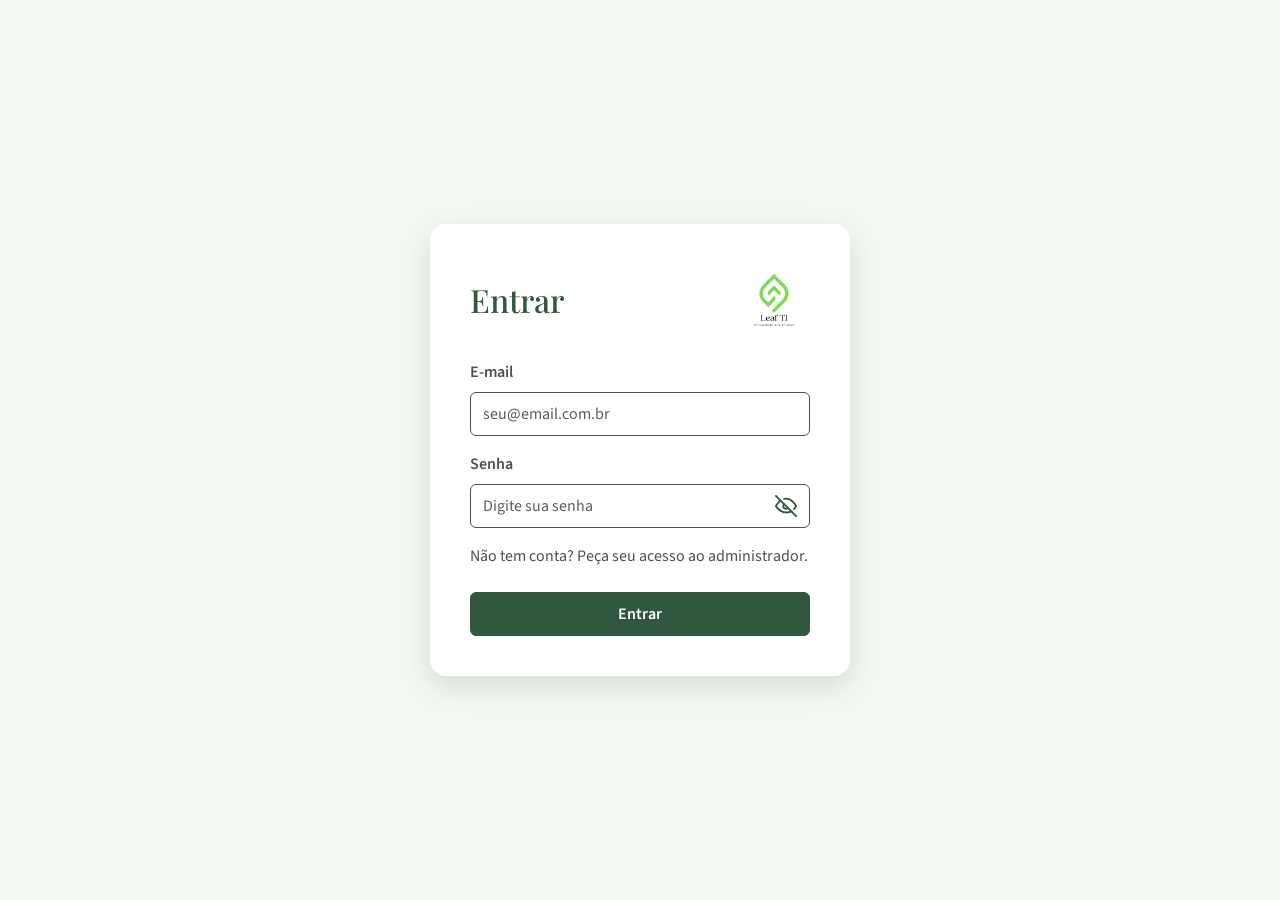
<file: frontend/app/avaliacao/index.html>
<!DOCTYPE html>
<!-- UC10 Avaliar e definir destinação dos equipamentos e UC11 Registrar destinação para doação.
     RF03, RF05, RF11, RF12, RF21; RN03, RN05, RN11, RN12, RN21. Perfis Administrador e Funcionário (menu `solicitacoes`). DP-40, DP-41, DP-42.
     UC10 passos 1-2: lista de solicitações (filtros) e detalhe com os itens e quantidades informados pela Empresa Doadora.
     UC10 passo 3: "Cadastrar unidade" registra a condição avaliada de cada unidade (equipamento vinculado ao item, DP-41).
     UC10 passos 4-7: "Definir destinação" (Venda, Doação ou Reciclagem) por equipamento; a situação da solicitação é recalculada pela API.
     UC11: ao escolher Doação, o sistema lista as ONGs ativas elegíveis e pede a data da doação. FE1 ONG ausente/inativa; FE2 sem condições de reuso.
     UC10 FA1: itens com destinos diferentes. FA2: recondicionamento (situação Recondicionado) pela tela de Equipamentos.
     UC10 FE1: sem condições de reuso só permite Reciclagem. FE2: avaliação incompleta mantém "Em avaliação" e mostra as pendências. -->
<html lang="pt-BR">
<head>
  <meta charset="UTF-8">
  <meta name="viewport" content="width=device-width, initial-scale=1.0">
  <title>LeafTi - Solicitações e avaliação</title>
  <link rel="shortcut icon" href="../../images/logosemfundo.png">
  <link href="https://cdn.jsdelivr.net/npm/bootstrap@5.3.3/dist/css/bootstrap.min.css" rel="stylesheet">
  <link rel="stylesheet" href="../../css/identidade.css">
  <link rel="stylesheet" href="../../css/app.css">
  <link rel="stylesheet" href="../../css/usuarios.css">
  <link rel="stylesheet" href="../../css/organizacoes.css">
  <link rel="stylesheet" href="../../css/equipamentos.css">
  <link rel="stylesheet" href="../../css/solicitacoes.css">
</head>
<body class="app">
  <a class="pular-conteudo" href="#conteudo-app">Pular para o conteúdo</a>
  <header id="app-cabecalho"></header>

  <main class="container py-4" id="conteudo-app" tabindex="-1" hidden>
    <div id="area-ava">
      <div id="mensagem" class="alert d-none" aria-live="polite"></div>

      <!-- Vista 1: lista de solicitações (UC10 passo 1) -->
      <section id="vista-lista" aria-labelledby="titulo-lista-ava">
        <div class="d-flex flex-wrap justify-content-between align-items-center gap-2 mb-3">
          <h1 class="h2 m-0 vista-titulo" id="titulo-lista-ava">Solicitações e avaliação</h1>
          <a class="btn btn-outline-leaf fw-semibold" href="../doacoes/index.html">Ver doações registradas</a>
        </div>
        <p class="dica-campo">Solicitações enviadas pelas Empresas Doadoras. Abra uma solicitação para avaliar a condição de cada unidade e definir a destinação: venda, doação ou reciclagem. O registro não inclui coleta ou transporte.</p>

        <section class="cartao-app mb-3" aria-labelledby="titulo-filtros">
          <h2 class="h5" id="titulo-filtros">Filtrar solicitações</h2>
          <form id="form-filtros" class="row g-3 align-items-end" novalidate>
            <div class="col-12 col-md-6 col-xl-3">
              <label class="form-label" for="filtro-situacao">Situação</label>
              <select class="form-select" id="filtro-situacao"><option value="">Todas as situações</option></select>
            </div>
            <div class="col-12 col-md-6 col-xl-3">
              <label class="form-label" for="filtro-org">Empresa Doadora</label>
              <select class="form-select" id="filtro-org"><option value="">Todas as empresas</option></select>
            </div>
            <div class="col-12 col-md-6 col-xl-3">
              <label class="form-label" for="filtro-de">Enviadas a partir de</label>
              <input type="date" class="form-control" id="filtro-de" aria-describedby="filtro-de-erro">
              <div id="filtro-de-erro" class="invalid-feedback"></div>
            </div>
            <div class="col-12 col-md-6 col-xl-3">
              <label class="form-label" for="filtro-ate">Enviadas até</label>
              <input type="date" class="form-control" id="filtro-ate" aria-describedby="filtro-ate-erro">
              <div id="filtro-ate-erro" class="invalid-feedback"></div>
            </div>
            <div class="col-12 col-xl-4 d-flex gap-2">
              <button type="submit" class="btn btn-success fw-semibold flex-fill">Filtrar</button>
              <button type="button" class="btn btn-outline-leaf fw-semibold flex-fill" id="btn-limpar">Limpar</button>
            </div>
          </form>
        </section>

        <section class="cartao-app" aria-labelledby="titulo-tabela">
          <h2 class="h5" id="titulo-tabela">Lista de solicitações</h2>
          <p id="estado-lista" class="mb-2" role="status">Carregando...</p>
          <div id="vazio-lista" class="estado-vazio" hidden></div>
          <div class="table-responsive">
            <table class="table table-hover tabela-usuarios tabela-equip mb-3" id="tabela" hidden>
              <caption class="visually-hidden">Solicitações de avaliação</caption>
              <thead><tr><th scope="col">Solicitação</th><th scope="col">Empresa Doadora</th><th scope="col">Data</th><th scope="col">Situação</th><th scope="col">Avaliação</th><th scope="col">Ações</th></tr></thead>
              <tbody id="corpo-tabela"></tbody>
            </table>
          </div>
          <nav class="d-flex flex-wrap align-items-center gap-2" aria-label="Paginação da lista" id="paginacao" hidden>
            <button type="button" class="btn btn-outline-leaf fw-semibold" id="btn-anterior">Anterior</button>
            <span id="texto-pagina" aria-live="polite"></span>
            <button type="button" class="btn btn-outline-leaf fw-semibold" id="btn-proxima">Próxima</button>
          </nav>
        </section>
      </section>

      <!-- Vista 2: detalhe e avaliação (UC10 passos 2-7) -->
      <section id="vista-detalhe" aria-labelledby="titulo-detalhe" hidden>
        <div class="d-flex flex-wrap justify-content-between align-items-center gap-2 mb-3">
          <h1 class="h2 m-0 vista-titulo" id="titulo-detalhe">Solicitação</h1>
          <button type="button" class="btn btn-outline-leaf fw-semibold" id="btn-voltar">Voltar para a lista</button>
        </div>
        <div class="cartao-app mb-3" id="cab-detalhe"></div>
        <div id="aviso-detalhe" class="mb-3" aria-live="polite"></div>
        <section class="cartao-app" aria-labelledby="titulo-itens">
          <h2 class="h5" id="titulo-itens">Itens informados pela Empresa Doadora</h2>
          <p class="dica-campo">Cadastre uma unidade para cada equipamento do item e registre a condição avaliada. Depois defina a destinação de cada equipamento. Itens de uma mesma solicitação podem ter destinos diferentes. Para alterar condição, valor ou marcar como Recondicionado, use a tela <a href="../equipamentos/index.html">Equipamentos</a>.</p>
          <div id="itens-detalhe"></div>
        </section>
      </section>
    </div>
  </main>

  <!-- Cadastrar unidade avaliada (UC10 passo 3; DP-41) -->
  <div class="modal fade" id="modal-unidade" tabindex="-1" aria-labelledby="modal-unidade-titulo" aria-hidden="true">
    <div class="modal-dialog modal-dialog-centered modal-dialog-scrollable modal-lg">
      <div class="modal-content">
        <form id="form-unidade" novalidate>
          <div class="modal-header">
            <h2 class="modal-title h4" id="modal-unidade-titulo">Cadastrar unidade avaliada</h2>
            <button type="button" class="btn-close" data-bs-dismiss="modal" aria-label="Fechar"></button>
          </div>
          <div class="modal-body">
            <div id="msg-unidade" class="alert d-none"></div>
            <p id="unidade-resumo" class="fw-semibold mb-1"></p>
            <p class="dica-campo mb-3">* campo obrigatório. O modelo vem do item da solicitação.</p>
            <div class="row g-3">
              <div class="col-12 col-md-6">
                <label class="form-label" for="u-identificacao">Identificação <span aria-hidden="true">*</span></label>
                <input type="text" class="form-control" id="u-identificacao" maxlength="50" autocomplete="off" aria-describedby="u-identificacao-dica u-identificacao-erro" required>
                <div id="u-identificacao-erro" class="invalid-feedback"></div>
                <div id="u-identificacao-dica" class="dica-campo">Patrimônio ou número de série; não pode repetir o de outro equipamento.</div>
              </div>
              <div class="col-12 col-md-6">
                <label class="form-label" for="u-categoria">Categoria <span aria-hidden="true">*</span></label>
                <select class="form-select" id="u-categoria" aria-describedby="u-categoria-erro" required></select>
                <div id="u-categoria-erro" class="invalid-feedback"></div>
              </div>
              <div class="col-12 col-md-6">
                <label class="form-label" for="u-condicao">Condição avaliada <span aria-hidden="true">*</span></label>
                <select class="form-select" id="u-condicao" aria-describedby="u-condicao-dica u-condicao-erro" required></select>
                <div id="u-condicao-erro" class="invalid-feedback"></div>
                <div id="u-condicao-dica" class="dica-campo">"A avaliar" deixa a unidade pendente de avaliação.</div>
              </div>
              <div class="col-12 col-md-6">
                <label class="form-label" for="u-situacao">Situação inicial</label>
                <select class="form-select" id="u-situacao" aria-describedby="u-situacao-erro"></select>
                <div id="u-situacao-erro" class="invalid-feedback"></div>
              </div>
              <div class="col-12 col-md-6">
                <label class="form-label" for="u-data">Data de recebimento <span aria-hidden="true">*</span></label>
                <input type="date" class="form-control" id="u-data" aria-describedby="u-data-erro" required>
                <div id="u-data-erro" class="invalid-feedback"></div>
              </div>
              <div class="col-12 col-md-6">
                <label class="form-label" for="u-valor">Valor (R$)</label>
                <input type="text" class="form-control" id="u-valor" inputmode="decimal" autocomplete="off" aria-describedby="u-valor-dica u-valor-erro">
                <div id="u-valor-erro" class="invalid-feedback"></div>
                <div id="u-valor-dica" class="dica-campo">Opcional agora; para venda precisa ser maior que zero.</div>
              </div>
              <div class="col-12">
                <label class="form-label" for="u-origem">Origem</label>
                <input type="text" class="form-control" id="u-origem" maxlength="100" autocomplete="off" aria-describedby="u-origem-dica u-origem-erro">
                <div id="u-origem-erro" class="invalid-feedback"></div>
                <div id="u-origem-dica" class="dica-campo">Se ficar em branco, usa "Solicitação" e o número desta solicitação.</div>
              </div>
            </div>
          </div>
          <div class="modal-footer">
            <button type="button" class="btn btn-outline-leaf fw-semibold" data-bs-dismiss="modal">Cancelar</button>
            <button type="submit" class="btn btn-success fw-semibold" id="btn-salvar-unidade">Cadastrar unidade</button>
          </div>
        </form>
      </div>
    </div>
  </div>

  <!-- Definir destinação (UC10 passos 4-7; UC11 quando Doação) -->
  <div class="modal fade" id="modal-dest" tabindex="-1" aria-labelledby="modal-dest-titulo" aria-hidden="true">
    <div class="modal-dialog modal-dialog-centered modal-dialog-scrollable">
      <div class="modal-content">
        <form id="form-dest" novalidate>
          <div class="modal-header">
            <h2 class="modal-title h4" id="modal-dest-titulo">Definir destinação</h2>
            <button type="button" class="btn-close" data-bs-dismiss="modal" aria-label="Fechar"></button>
          </div>
          <div class="modal-body">
            <div id="msg-dest" class="alert d-none"></div>
            <p id="dest-resumo" class="mb-2"></p>
            <fieldset class="mb-3" aria-describedby="dest-erro">
              <legend class="form-label fs-6">Destinação <span aria-hidden="true">*</span></legend>
              <div id="dest-opcoes"></div>
              <div id="dest-erro" class="invalid-feedback d-block" role="alert"></div>
            </fieldset>
            <div id="bloco-doacao" class="bloco-doacao" hidden>
              <p class="fw-semibold mb-2">Dados da doação (UC11)</p>
              <div class="mb-3">
                <label class="form-label" for="d-ong">ONG beneficiária <span aria-hidden="true">*</span></label>
                <select class="form-select" id="d-ong" aria-describedby="d-ong-dica d-ong-erro"></select>
                <div id="d-ong-erro" class="invalid-feedback"></div>
                <div id="d-ong-dica" class="dica-campo">Somente ONGs ativas do tipo Cliente ONG.</div>
              </div>
              <div>
                <label class="form-label" for="d-data">Data da doação <span aria-hidden="true">*</span></label>
                <input type="date" class="form-control" id="d-data" aria-describedby="d-data-dica d-data-erro">
                <div id="d-data-erro" class="invalid-feedback"></div>
                <div id="d-data-dica" class="dica-campo">Não pode ser futura nem anterior à data de recebimento do equipamento.</div>
              </div>
            </div>
          </div>
          <div class="modal-footer">
            <button type="button" class="btn btn-outline-leaf fw-semibold" data-bs-dismiss="modal">Cancelar</button>
            <button type="submit" class="btn btn-success fw-semibold" id="btn-salvar-dest">Registrar destinação</button>
          </div>
        </form>
      </div>
    </div>
  </div>

  <footer>
    <div class="container">LEAF TI &middot; Informação Sustentável</div>
  </footer>

  <script src="https://cdn.jsdelivr.net/npm/bootstrap@5.3.3/dist/js/bootstrap.bundle.min.js"></script>
  <script src="../../js/api.js"></script>
  <script src="../../js/layout.js"></script>
  <script src="../../js/usuarios-comum.js"></script>
  <script src="../../js/equipamentos-comum.js"></script>
  <script src="../../js/solicitacoes-comum.js"></script>
  <script src="../../js/avaliacao.js"></script>
</body>
</html>
</file>
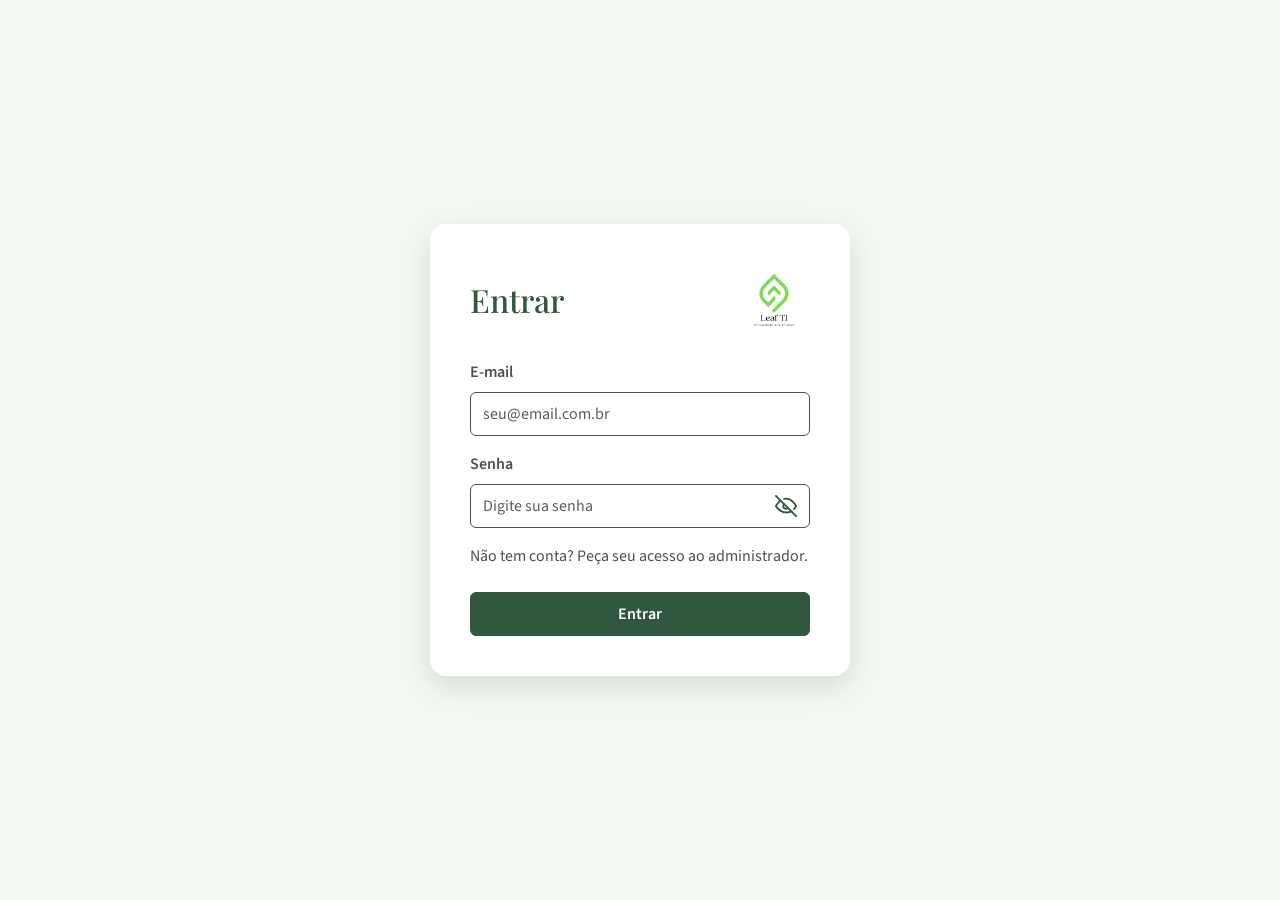
<file: frontend/app/categorias/index.html>
<!DOCTYPE html>
<!-- UC05 Manter categorias de equipamentos; RF07, RF08; RN07, RN08; RNF04, RNF05. Somente Administrador (menu `categorias`).
     Fluxo principal: Nova categoria -> nome -> salvar (nasce ativa e fica disponível ao cadastro de equipamentos).
     Passo 6: as seis categorias base aparecem com o selo "Protegida", sem ações de renomear/desativar.
     FA1 consultar/renomear (vínculos com equipamentos preservados). FA2 desativar/reativar com confirmação (sem exclusão, RN07).
     FE1 nome ausente; FE2 falha ao salvar (mensagem na tela); FE3 nome inválido/duplicado (NOME_CATEGORIA_DUPLICADO);
     FE4 categoria protegida (CATEGORIA_PROTEGIDA). -->
<html lang="pt-BR">
<head>
  <meta charset="UTF-8">
  <meta name="viewport" content="width=device-width, initial-scale=1.0">
  <title>LeafTi - Categorias</title>
  <link rel="shortcut icon" href="../../images/logosemfundo.png">
  <link href="https://cdn.jsdelivr.net/npm/bootstrap@5.3.3/dist/css/bootstrap.min.css" rel="stylesheet">
  <link rel="stylesheet" href="../../css/identidade.css">
  <link rel="stylesheet" href="../../css/app.css">
  <link rel="stylesheet" href="../../css/usuarios.css">
  <link rel="stylesheet" href="../../css/organizacoes.css">
  <link rel="stylesheet" href="../../css/equipamentos.css">
</head>
<body class="app">
  <a class="pular-conteudo" href="#conteudo-app">Pular para o conteúdo</a>
  <header id="app-cabecalho"></header>

  <main class="container py-4" id="conteudo-app" tabindex="-1" hidden>
    <div id="area-cat">
      <div class="d-flex flex-wrap justify-content-between align-items-center gap-2 mb-3">
        <h1 class="h2 m-0">Categorias de equipamentos</h1>
        <button type="button" class="btn btn-success fw-semibold" id="btn-novo">+ Nova categoria</button>
      </div>
      <p class="dica-campo">As seis categorias base (computadores, notebooks, monitores, periféricos, placas de vídeo e placas-mãe) não podem ser renomeadas nem desativadas. Categorias não são excluídas: apenas desativadas, e os equipamentos vinculados são preservados.</p>

      <div id="mensagem" class="alert d-none" aria-live="polite"></div>

      <section class="cartao-app mb-3" aria-labelledby="titulo-filtros">
        <h2 class="h5" id="titulo-filtros">Filtrar categorias</h2>
        <form id="form-filtros" class="row g-3 align-items-end" novalidate>
          <div class="col-12 col-md-6 col-xl-5">
            <label class="form-label" for="filtro-q">Nome da categoria</label>
            <input type="search" class="form-control" id="filtro-q" maxlength="80" placeholder="Digite parte do nome">
          </div>
          <div class="col-12 col-md-6 col-xl-3">
            <label class="form-label" for="filtro-ativa">Situação</label>
            <select class="form-select" id="filtro-ativa">
              <option value="">Todas</option>
              <option value="true">Ativas</option>
              <option value="false">Inativas</option>
            </select>
          </div>
          <div class="col-12 col-xl-4 d-flex gap-2">
            <button type="submit" class="btn btn-success fw-semibold flex-fill">Filtrar</button>
            <button type="button" class="btn btn-outline-leaf fw-semibold flex-fill" id="btn-limpar">Limpar</button>
          </div>
        </form>
      </section>

      <section class="cartao-app" aria-labelledby="titulo-lista">
        <h2 class="h5" id="titulo-lista">Lista de categorias</h2>
        <p id="estado-lista" class="mb-2" role="status">Carregando...</p>
        <div class="table-responsive">
        <table role="table" class="table table-hover tabela-usuarios tabela-equip mb-3" id="tabela" hidden>
          <caption class="visually-hidden">Categorias de equipamentos</caption>
          <thead role="rowgroup">
            <tr role="row"><th role="columnheader" scope="col">Categoria</th><th role="columnheader" scope="col">Situação</th><th role="columnheader" scope="col">Equipamentos</th><th role="columnheader" scope="col">Ações</th></tr>
          </thead>
          <tbody role="rowgroup" id="corpo-tabela"></tbody>
        </table>
        </div>
        <nav class="d-flex flex-wrap align-items-center gap-2" aria-label="Paginação da lista" id="paginacao" hidden>
          <button type="button" class="btn btn-outline-leaf fw-semibold" id="btn-anterior">Anterior</button>
          <span id="texto-pagina" aria-live="polite"></span>
          <button type="button" class="btn btn-outline-leaf fw-semibold" id="btn-proxima">Próxima</button>
        </nav>
      </section>
    </div>
  </main>

  <!-- Formulário: nova categoria (fluxo principal) ou renomear (FA1) -->
  <div class="modal fade" id="modal-form" tabindex="-1" aria-labelledby="modal-form-titulo" aria-hidden="true">
    <div class="modal-dialog modal-dialog-centered">
      <div class="modal-content">
        <form id="form-cat" novalidate>
          <div class="modal-header">
            <h2 class="modal-title h4" id="modal-form-titulo">Nova categoria</h2>
            <button type="button" class="btn-close" data-bs-dismiss="modal" aria-label="Fechar"></button>
          </div>
          <div class="modal-body">
            <div id="msg-form" class="alert d-none"></div>
            <p class="dica-campo mb-2">* campo obrigatório</p>
            <label class="form-label" for="f-nome">Nome da categoria <span aria-hidden="true">*</span></label>
            <input type="text" class="form-control" id="f-nome" maxlength="80" autocomplete="off" aria-describedby="f-nome-dica f-nome-erro" required>
            <div id="f-nome-dica" class="dica-campo">De 1 a 80 caracteres. Não pode repetir o nome de outra categoria (maiúsculas e minúsculas não diferenciam).</div>
            <div id="f-nome-erro" class="invalid-feedback"></div>
          </div>
          <div class="modal-footer">
            <button type="button" class="btn btn-outline-leaf fw-semibold" data-bs-dismiss="modal">Cancelar</button>
            <button type="submit" class="btn btn-success fw-semibold" id="btn-salvar">Salvar</button>
          </div>
        </form>
      </div>
    </div>
  </div>

  <!-- Confirmação de desativar/reativar (FA2); foco inicial no Cancelar (ação segura) -->
  <div class="modal fade" id="modal-situacao" tabindex="-1" aria-labelledby="modal-situacao-titulo" aria-describedby="modal-situacao-texto" aria-hidden="true">
    <div class="modal-dialog modal-dialog-centered">
      <div class="modal-content">
        <div class="modal-header">
          <h2 class="modal-title h4" id="modal-situacao-titulo">Desativar categoria</h2>
          <button type="button" class="btn-close" data-bs-dismiss="modal" aria-label="Fechar"></button>
        </div>
        <div class="modal-body">
          <div id="msg-situacao" class="alert d-none"></div>
          <p id="modal-situacao-texto" class="mb-0"></p>
        </div>
        <div class="modal-footer">
          <button type="button" class="btn btn-outline-leaf fw-semibold" data-bs-dismiss="modal" id="btn-nao-situacao">Cancelar</button>
          <button type="button" class="btn btn-success fw-semibold" id="btn-confirmar-situacao">Sim, desativar</button>
        </div>
      </div>
    </div>
  </div>

  <footer>
    <div class="container">LEAF TI &middot; Informação Sustentável</div>
  </footer>

  <script src="https://cdn.jsdelivr.net/npm/bootstrap@5.3.3/dist/js/bootstrap.bundle.min.js"></script>
  <script src="../../js/api.js"></script>
  <script src="../../js/layout.js"></script>
  <script src="../../js/usuarios-comum.js"></script>
  <script src="../../js/equipamentos-comum.js"></script>
  <script src="../../js/categorias.js"></script>
</body>
</html>
</file>
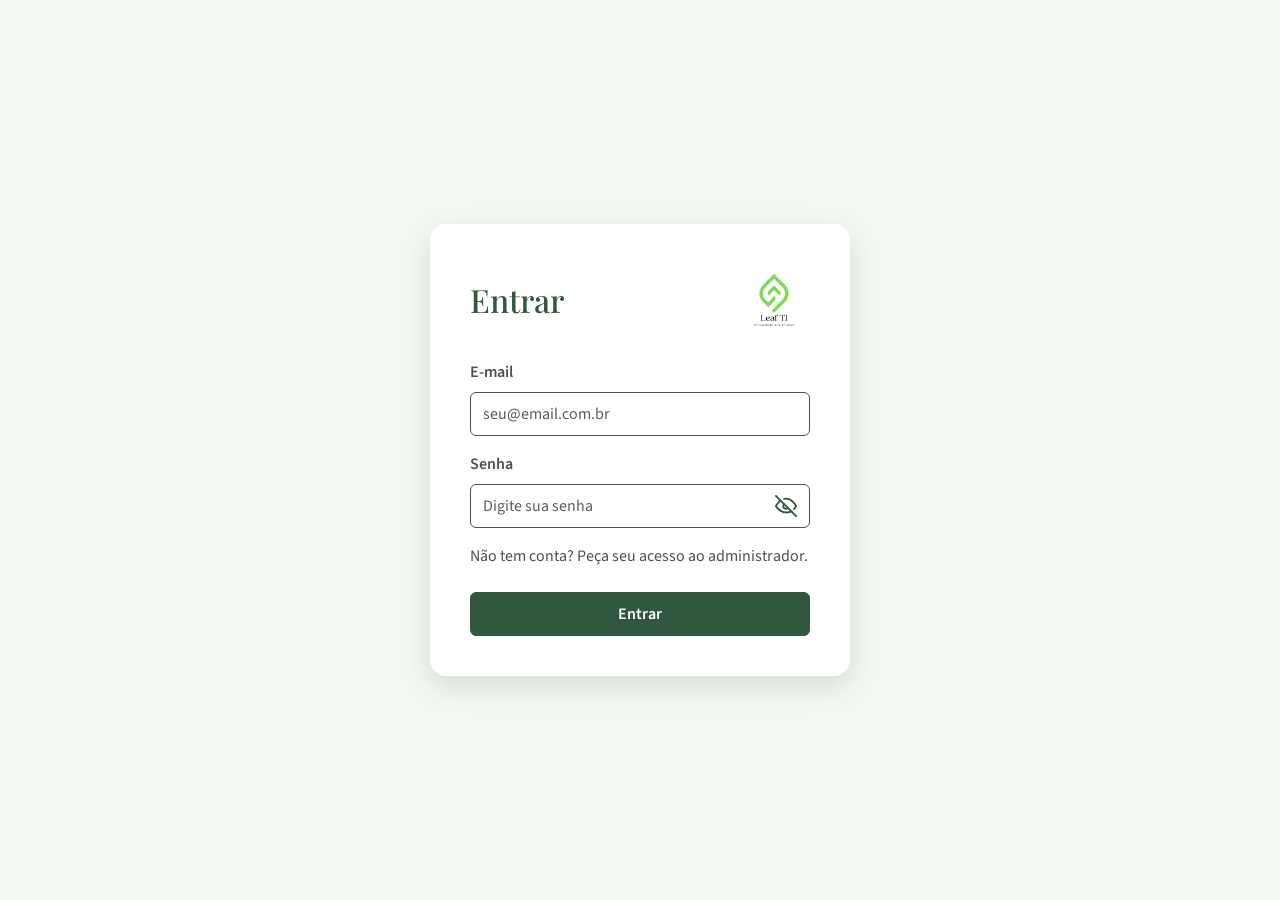
<file: frontend/app/compras/index.html>
<!DOCTYPE html>
<!-- UC18 Consultar histórico de compras (RF04, RF15; RN04, RN15; RNF05) e UC13 FA1 (alterar ou cancelar pedido pendente; DP-47).
     Perfil Cliente Empresa (menu `minhas_compras`): vê somente os pedidos e compras da própria organização.
     Fluxo principal: lista (data, situação, itens e valores) -> selecionar uma operação -> detalhes.
     UC13 FA1: enquanto "Pendente", alterar os equipamentos ou cancelar; "Confirmada" e "Cancelada" são somente leitura.
     UC18 FE1: operação de outra organização -> a API responde 404 e a tela nega o acesso sem revelar dados.
     UC17: link para a nota fiscal simulada quando a venda já foi documentada. -->
<html lang="pt-BR">
<head>
  <meta charset="UTF-8">
  <meta name="viewport" content="width=device-width, initial-scale=1.0">
  <title>LeafTi - Minhas compras</title>
  <link rel="shortcut icon" href="../../images/logosemfundo.png">
  <link href="https://cdn.jsdelivr.net/npm/bootstrap@5.3.3/dist/css/bootstrap.min.css" rel="stylesheet">
  <link rel="stylesheet" href="../../css/identidade.css">
  <link rel="stylesheet" href="../../css/app.css">
  <link rel="stylesheet" href="../../css/usuarios.css">
  <link rel="stylesheet" href="../../css/organizacoes.css">
  <link rel="stylesheet" href="../../css/equipamentos.css">
  <link rel="stylesheet" href="../../css/solicitacoes.css">
  <link rel="stylesheet" href="../../css/vendas.css">
</head>
<body class="app">
  <a class="pular-conteudo" href="#conteudo-app">Pular para o conteúdo</a>
  <header id="app-cabecalho"></header>

  <main class="container py-4" id="conteudo-app" tabindex="-1" hidden>
    <div id="area-compras">
      <div id="mensagem" class="alert d-none" aria-live="polite"></div>

      <!-- Vista 1: lista (UC18 passos 1-3) -->
      <section id="vista-lista" aria-labelledby="titulo-lista">
        <div class="d-flex flex-wrap justify-content-between align-items-center gap-2 mb-3">
          <h1 class="h2 m-0 vista-titulo" id="titulo-lista">Minhas compras</h1>
          <a class="btn btn-success fw-semibold" href="../../hardware.html">Ir ao marketplace</a>
        </div>
        <p class="dica-campo">Pedidos e compras da sua organização. Pedidos pendentes ainda podem ser alterados ou cancelados.</p>

        <section class="cartao-app mb-3" aria-labelledby="titulo-filtros">
          <h2 class="h5" id="titulo-filtros">Filtrar</h2>
          <form id="form-filtros" class="row g-3 align-items-end" novalidate>
            <div class="col-12 col-md-6 col-xl-4">
              <label class="form-label" for="filtro-situacao">Situação</label>
              <select class="form-select" id="filtro-situacao"><option value="">Todas as situações</option></select>
            </div>
            <div class="col-12 col-md-6 col-xl-3 d-flex gap-2">
              <button type="submit" class="btn btn-success fw-semibold flex-fill">Filtrar</button>
              <button type="button" class="btn btn-outline-leaf fw-semibold flex-fill" id="btn-limpar">Limpar</button>
            </div>
          </form>
        </section>

        <section class="cartao-app" aria-labelledby="titulo-tabela">
          <h2 class="h5" id="titulo-tabela">Pedidos e compras</h2>
          <p id="estado-lista" class="mb-2" role="status">Carregando...</p>
          <div id="vazio-lista" class="estado-vazio" hidden></div>
          <div class="table-responsive">
            <table class="table table-hover tabela-usuarios tabela-equip tabela-vendas mb-3" id="tabela" hidden>
              <caption class="visually-hidden">Pedidos e compras da organização</caption>
              <thead><tr id="cab-tabela"></tr></thead>
              <tbody id="corpo-tabela"></tbody>
            </table>
          </div>
          <nav class="d-flex flex-wrap align-items-center gap-2" aria-label="Paginação da lista" id="paginacao" hidden>
            <button type="button" class="btn btn-outline-leaf fw-semibold" id="btn-anterior">Anterior</button>
            <span id="texto-pagina" aria-live="polite"></span>
            <button type="button" class="btn btn-outline-leaf fw-semibold" id="btn-proxima">Próxima</button>
          </nav>
        </section>
      </section>

      <!-- Vista 2: detalhe, alteração e cancelamento (UC18 passo 4; UC13 FA1) -->
      <section id="vista-detalhe" aria-labelledby="titulo-detalhe" hidden>
        <div class="d-flex flex-wrap justify-content-between align-items-center gap-2 mb-3">
          <h1 class="h2 m-0 vista-titulo" id="titulo-detalhe">Detalhes do pedido</h1>
          <button type="button" class="btn btn-outline-leaf fw-semibold" id="btn-voltar">Voltar para a lista</button>
        </div>
        <div class="cartao-app">
          <div id="msg-detalhe" class="alert d-none" aria-live="polite"></div>
          <div id="corpo-detalhe"></div>
          <div class="barra-acoes" id="acoes-detalhe"></div>
          <div id="painel-editor" class="painel-acao" hidden></div>
          <div id="painel-cancelar" class="painel-acao" hidden>
            <h3>Cancelar este pedido?</h3>
            <p class="mb-2">O pedido será cancelado e os equipamentos voltarão a ficar disponíveis no catálogo. Esta ação não pode ser desfeita.</p>
            <div class="d-flex flex-wrap gap-2">
              <button type="button" class="btn btn-success fw-semibold" id="btn-confirmar-cancelar">Sim, cancelar pedido</button>
              <button type="button" class="btn btn-outline-leaf fw-semibold" id="btn-desistir-cancelar">Não, manter pedido</button>
            </div>
          </div>
        </div>
      </section>
    </div>
  </main>

  <footer>
    <div class="container">LEAF TI &middot; Informação Sustentável</div>
  </footer>

  <script src="https://cdn.jsdelivr.net/npm/bootstrap@5.3.3/dist/js/bootstrap.bundle.min.js"></script>
  <script src="../../js/api.js"></script>
  <script src="../../js/layout.js"></script>
  <script src="../../js/usuarios-comum.js"></script>
  <script src="../../js/equipamentos-comum.js"></script>
  <script src="../../js/solicitacoes-comum.js"></script>
  <script src="../../js/vendas-comum.js"></script>
  <script src="../../js/compras.js"></script>
</body>
</html>
</file>
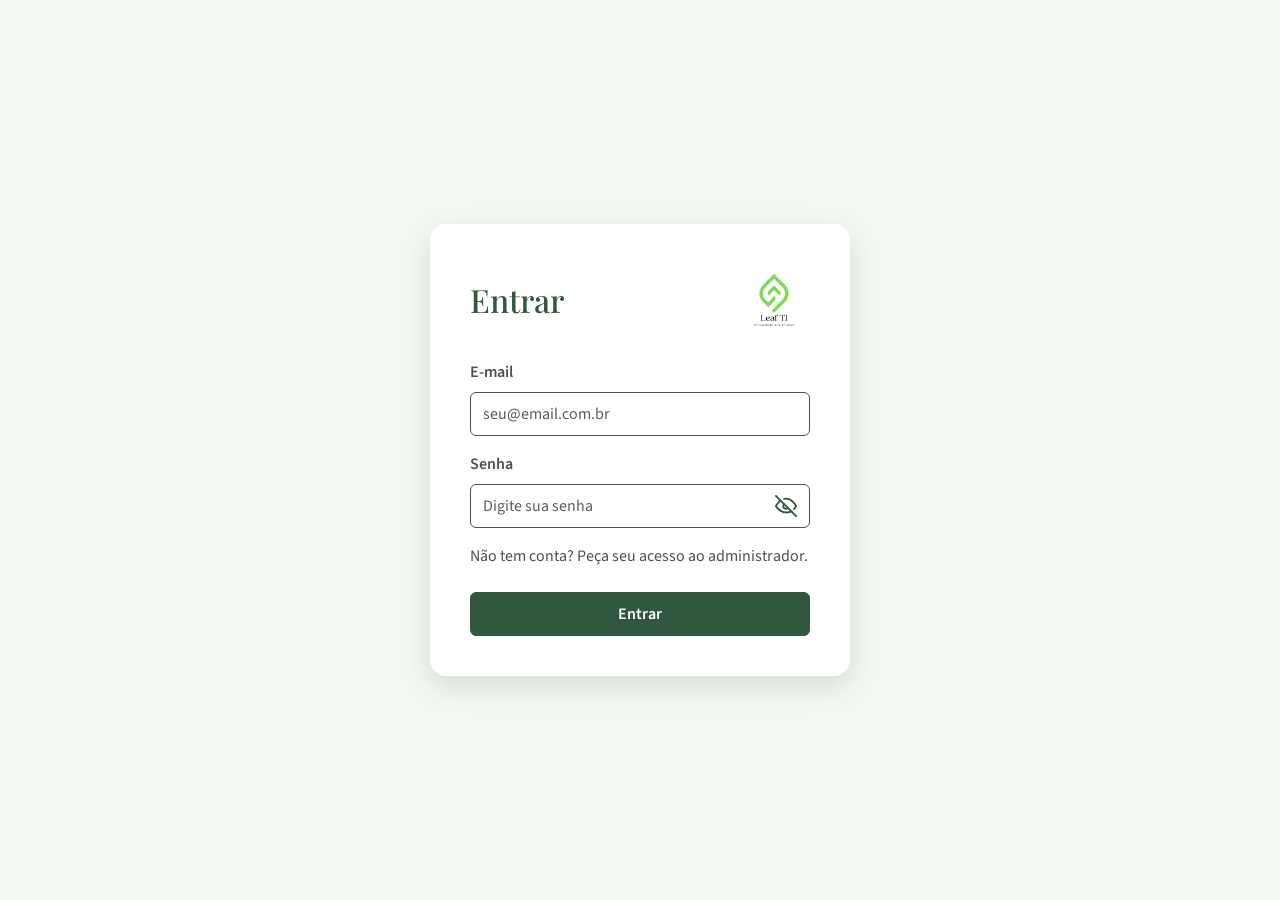
<file: frontend/app/doacoes/index.html>
<!DOCTYPE html>
<!-- UC19 Consultar doações e equipamentos destinados à ONG. RF04, RF12, RF15; RN04, RN12, RN15; RNF05. DP-44.
     Perfil Cliente ONG (menu `minhas_doacoes`): vê somente as doações da própria ONG, somente leitura.
     Visão interna: Administrador e Funcionário (acesso pelo link da tela de avaliação) veem todas, com filtro por ONG.
     Fluxo principal: lista (equipamento, situação, data da doação) -> selecionar um registro -> detalhes.
     FA1: sem registros, a tela informa que ainda não há doações ou equipamentos destinados. FE1: registro de outra ONG -> acesso negado.
     A doação nasce da destinação "Doação" na tela de avaliação (UC10/UC11); aqui só há leitura. -->
<html lang="pt-BR">
<head>
  <meta charset="UTF-8">
  <meta name="viewport" content="width=device-width, initial-scale=1.0">
  <title>LeafTi - Doações</title>
  <link rel="shortcut icon" href="../../images/logosemfundo.png">
  <link href="https://cdn.jsdelivr.net/npm/bootstrap@5.3.3/dist/css/bootstrap.min.css" rel="stylesheet">
  <link rel="stylesheet" href="../../css/identidade.css">
  <link rel="stylesheet" href="../../css/app.css">
  <link rel="stylesheet" href="../../css/usuarios.css">
  <link rel="stylesheet" href="../../css/organizacoes.css">
  <link rel="stylesheet" href="../../css/equipamentos.css">
  <link rel="stylesheet" href="../../css/solicitacoes.css">
</head>
<body class="app">
  <a class="pular-conteudo" href="#conteudo-app">Pular para o conteúdo</a>
  <header id="app-cabecalho"></header>

  <main class="container py-4" id="conteudo-app" tabindex="-1" hidden>
    <div id="area-doa">
      <div id="mensagem" class="alert d-none" aria-live="polite"></div>

      <!-- Vista 1: lista (UC19 passos 1-3) -->
      <section id="vista-lista" aria-labelledby="titulo-lista-doa">
        <div class="d-flex flex-wrap justify-content-between align-items-center gap-2 mb-3">
          <h1 class="h2 m-0 vista-titulo" id="titulo-lista-doa">Doações e equipamentos destinados</h1>
          <a class="btn btn-success fw-semibold" id="link-solicitacoes-doacao" href="solicitacoes.html">Solicitações de doação</a>
          <a class="btn btn-outline-leaf fw-semibold" id="link-avaliacao" href="../avaliacao/index.html" hidden>Voltar às solicitações</a>
        </div>
        <p class="dica-campo" id="dica-lista">Acompanhe as doações e os equipamentos destinados à sua ONG. Esta tela é somente para consulta.</p>

        <section class="cartao-app mb-3" aria-labelledby="titulo-filtros">
          <h2 class="h5" id="titulo-filtros">Filtrar doações</h2>
          <form id="form-filtros" class="row g-3 align-items-end" novalidate>
            <div class="col-12 col-md-6 col-xl-3" id="bloco-filtro-ong" hidden>
              <label class="form-label" for="filtro-ong">ONG</label>
              <select class="form-select" id="filtro-ong"><option value="">Todas as ONGs</option></select>
            </div>
            <div class="col-12 col-md-6 col-xl-3">
              <label class="form-label" for="filtro-de">Doadas a partir de</label>
              <input type="date" class="form-control" id="filtro-de" aria-describedby="filtro-de-erro">
              <div id="filtro-de-erro" class="invalid-feedback"></div>
            </div>
            <div class="col-12 col-md-6 col-xl-3">
              <label class="form-label" for="filtro-ate">Doadas até</label>
              <input type="date" class="form-control" id="filtro-ate" aria-describedby="filtro-ate-erro">
              <div id="filtro-ate-erro" class="invalid-feedback"></div>
            </div>
            <div class="col-12 col-md-6 col-xl-3 d-flex gap-2">
              <button type="submit" class="btn btn-success fw-semibold flex-fill">Filtrar</button>
              <button type="button" class="btn btn-outline-leaf fw-semibold flex-fill" id="btn-limpar">Limpar</button>
            </div>
          </form>
        </section>

        <section class="cartao-app" aria-labelledby="titulo-tabela">
          <h2 class="h5" id="titulo-tabela">Registros de doação</h2>
          <p id="estado-lista" class="mb-2" role="status">Carregando...</p>
          <div id="vazio-lista" class="estado-vazio" hidden></div>
          <div class="table-responsive">
            <table class="table table-hover tabela-usuarios tabela-equip mb-3" id="tabela" hidden>
              <caption class="visually-hidden">Doações e equipamentos destinados</caption>
              <thead><tr id="cab-tabela"></tr></thead>
              <tbody id="corpo-tabela"></tbody>
            </table>
          </div>
          <nav class="d-flex flex-wrap align-items-center gap-2" aria-label="Paginação da lista" id="paginacao" hidden>
            <button type="button" class="btn btn-outline-leaf fw-semibold" id="btn-anterior">Anterior</button>
            <span id="texto-pagina" aria-live="polite"></span>
            <button type="button" class="btn btn-outline-leaf fw-semibold" id="btn-proxima">Próxima</button>
          </nav>
        </section>
      </section>

      <!-- Vista 2: detalhe somente leitura (UC19 passo 4) -->
      <section id="vista-detalhe" aria-labelledby="titulo-detalhe" hidden>
        <div class="d-flex flex-wrap justify-content-between align-items-center gap-2 mb-3">
          <h1 class="h2 m-0 vista-titulo" id="titulo-detalhe">Detalhes da doação</h1>
          <button type="button" class="btn btn-outline-leaf fw-semibold" id="btn-voltar">Voltar para a lista</button>
        </div>
        <div class="cartao-app" id="corpo-detalhe"></div>
      </section>
    </div>
  </main>

  <footer>
    <div class="container">LEAF TI &middot; Informação Sustentável</div>
  </footer>

  <script src="https://cdn.jsdelivr.net/npm/bootstrap@5.3.3/dist/js/bootstrap.bundle.min.js"></script>
  <script src="../../js/api.js"></script>
  <script src="../../js/layout.js"></script>
  <script src="../../js/usuarios-comum.js"></script>
  <script src="../../js/equipamentos-comum.js"></script>
  <script src="../../js/solicitacoes-comum.js"></script>
  <script src="../../js/doacoes.js"></script>
</body>
</html>
</file>
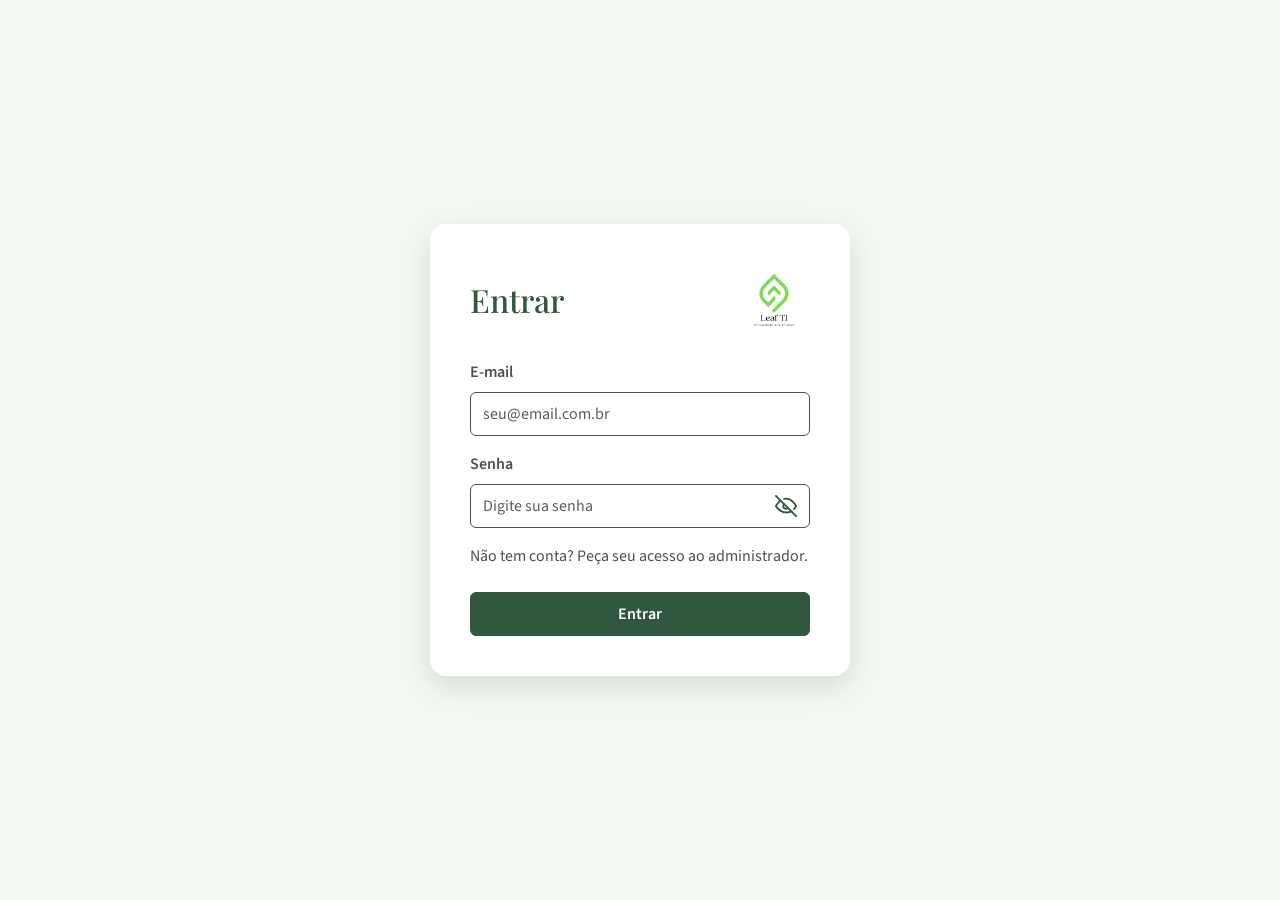
<file: frontend/app/equipamentos/index.html>
<!DOCTYPE html>
<!-- UC07 Manter cadastro de equipamentos (RF08, RF11; RN08, RN11; RNF04) e UC08 Atualizar situação do equipamento (RF12; RN12).
     Administrador e Funcionário (menu `equipamentos`).
     UC07 fluxo principal: Novo equipamento -> identificação, categoria (só ativas), modelo, condição, origem, data de recebimento,
       valor opcional, item de solicitação opcional, situação -> salvar. FA1 consultar/alterar (categoria desativada já vinculada
       permanece; só se escolhe ativa ao mudar). FA2 desativar/reativar com confirmação. FE1 identificação duplicada, categoria
       inválida, dados inválidos; FE2 equipamento finalizado (vendido/doado: somente leitura); FE3 condição incompatível com a situação.
     UC08 fluxo principal: Atualizar situação -> situações permitidas (sem Vendido) -> se Doado, ONG (Cliente ONG ativa) e data
       da doação. FE1 dados da doação ausentes; FE2 sem condições de reuso; FE3 transição não permitida. -->
<html lang="pt-BR">
<head>
  <meta charset="UTF-8">
  <meta name="viewport" content="width=device-width, initial-scale=1.0">
  <title>LeafTi - Equipamentos</title>
  <link rel="shortcut icon" href="../../images/logosemfundo.png">
  <link href="https://cdn.jsdelivr.net/npm/bootstrap@5.3.3/dist/css/bootstrap.min.css" rel="stylesheet">
  <link rel="stylesheet" href="../../css/identidade.css">
  <link rel="stylesheet" href="../../css/app.css">
  <link rel="stylesheet" href="../../css/usuarios.css">
  <link rel="stylesheet" href="../../css/organizacoes.css">
  <link rel="stylesheet" href="../../css/equipamentos.css">
</head>
<body class="app">
  <a class="pular-conteudo" href="#conteudo-app">Pular para o conteúdo</a>
  <header id="app-cabecalho"></header>

  <main class="container py-4" id="conteudo-app" tabindex="-1" hidden>
    <div id="area-eq">
      <div class="d-flex flex-wrap justify-content-between align-items-center gap-2 mb-3">
        <h1 class="h2 m-0">Equipamentos</h1>
        <button type="button" class="btn btn-success fw-semibold" id="btn-novo">+ Novo equipamento</button>
      </div>

      <div id="mensagem" class="alert d-none" aria-live="polite"></div>

      <section class="cartao-app mb-3" aria-labelledby="titulo-filtros">
        <h2 class="h5" id="titulo-filtros">Filtrar equipamentos</h2>
        <form id="form-filtros" class="row g-3 align-items-end" novalidate>
          <div class="col-12 col-md-6 col-xl-4">
            <label class="form-label" for="filtro-q">Identificação ou modelo</label>
            <input type="search" class="form-control" id="filtro-q" maxlength="150" placeholder="Digite parte da identificação ou do modelo">
          </div>
          <div class="col-12 col-md-6 col-xl-4">
            <label class="form-label" for="filtro-categoria">Categoria</label>
            <select class="form-select" id="filtro-categoria"><option value="">Todas as categorias</option></select>
          </div>
          <div class="col-12 col-md-6 col-xl-4">
            <label class="form-label" for="filtro-situacao">Situação</label>
            <select class="form-select" id="filtro-situacao"><option value="">Todas as situações</option></select>
          </div>
          <div class="col-12 col-md-6 col-xl-4">
            <label class="form-label" for="filtro-condicao">Condição</label>
            <select class="form-select" id="filtro-condicao"><option value="">Todas as condições</option></select>
          </div>
          <div class="col-12 col-md-6 col-xl-4">
            <label class="form-label" for="filtro-ativo">Cadastro</label>
            <select class="form-select" id="filtro-ativo">
              <option value="">Ativos e inativos</option>
              <option value="true">Somente ativos</option>
              <option value="false">Somente inativos</option>
            </select>
          </div>
          <div class="col-12 col-md-6 col-xl-2">
            <label class="form-label" for="filtro-de">Recebido de</label>
            <input type="date" class="form-control" id="filtro-de" aria-describedby="filtro-de-erro">
            <div id="filtro-de-erro" class="invalid-feedback"></div>
          </div>
          <div class="col-12 col-md-6 col-xl-2">
            <label class="form-label" for="filtro-ate">Recebido até</label>
            <input type="date" class="form-control" id="filtro-ate" aria-describedby="filtro-ate-erro">
            <div id="filtro-ate-erro" class="invalid-feedback"></div>
          </div>
          <div class="col-12 d-flex gap-2 flex-wrap">
            <button type="submit" class="btn btn-success fw-semibold">Filtrar</button>
            <button type="button" class="btn btn-outline-leaf fw-semibold" id="btn-limpar">Limpar</button>
          </div>
        </form>
      </section>

      <section class="cartao-app" aria-labelledby="titulo-lista">
        <h2 class="h5" id="titulo-lista">Lista de equipamentos</h2>
        <p id="estado-lista" class="mb-2" role="status">Carregando...</p>
        <div class="table-responsive">
        <table role="table" class="table table-hover tabela-usuarios tabela-equip mb-3" id="tabela" hidden>
          <caption class="visually-hidden">Equipamentos cadastrados</caption>
          <thead role="rowgroup">
            <tr role="row"><th role="columnheader" scope="col">Imagem</th><th role="columnheader" scope="col">Identificação</th><th role="columnheader" scope="col">Modelo</th><th role="columnheader" scope="col">Condição</th><th role="columnheader" scope="col">Situação</th><th role="columnheader" scope="col">Valor</th><th role="columnheader" scope="col">Recebimento</th><th role="columnheader" scope="col">Ações</th></tr>
          </thead>
          <tbody role="rowgroup" id="corpo-tabela"></tbody>
        </table>
        </div>
        <nav class="d-flex flex-wrap align-items-center gap-2" aria-label="Paginação da lista" id="paginacao" hidden>
          <button type="button" class="btn btn-outline-leaf fw-semibold" id="btn-anterior">Anterior</button>
          <span id="texto-pagina" aria-live="polite"></span>
          <button type="button" class="btn btn-outline-leaf fw-semibold" id="btn-proxima">Próxima</button>
        </nav>
      </section>
    </div>
  </main>

  <!-- Formulário: cadastro (UC07 passos 2 a 4), alteração (FA1) ou somente leitura (vendido/doado) -->
  <div class="modal fade" id="modal-form" tabindex="-1" aria-labelledby="modal-form-titulo" aria-hidden="true">
    <div class="modal-dialog modal-dialog-scrollable modal-lg">
      <div class="modal-content">
        <form id="form-eq" novalidate>
          <div class="modal-header">
            <h2 class="modal-title h4" id="modal-form-titulo">Novo equipamento</h2>
            <button type="button" class="btn-close" data-bs-dismiss="modal" aria-label="Fechar"></button>
          </div>
          <div class="modal-body">
            <div id="msg-form" class="alert d-none"></div>
            <p id="dica-form" class="dica-campo" hidden></p>
            <p class="dica-campo mb-2">* campo obrigatório</p>
            <div class="row g-3">
              <div class="col-12 col-md-6">
                <label class="form-label" for="f-identificacao">Identificação <span aria-hidden="true">*</span></label>
                <input type="text" class="form-control" id="f-identificacao" maxlength="50" autocomplete="off" aria-describedby="f-identificacao-dica f-identificacao-erro" required>
                <div id="f-identificacao-dica" class="dica-campo">Até 50 caracteres. Deve ser única (maiúsculas e minúsculas não diferenciam).</div>
                <div id="f-identificacao-erro" class="invalid-feedback"></div>
              </div>
              <div class="col-12 col-md-6">
                <label class="form-label" for="f-categoria">Categoria <span aria-hidden="true">*</span></label>
                <select class="form-select" id="f-categoria" aria-describedby="f-categoria-dica f-categoria-erro" required></select>
                <div id="f-categoria-dica" class="dica-campo">Somente categorias ativas podem ser escolhidas.</div>
                <div id="f-categoria-erro" class="invalid-feedback"></div>
              </div>
              <div class="col-12">
                <label class="form-label" for="f-modelo">Modelo ou descrição <span aria-hidden="true">*</span></label>
                <input type="text" class="form-control" id="f-modelo" maxlength="150" autocomplete="off" aria-describedby="f-modelo-erro" required>
                <div id="f-modelo-erro" class="invalid-feedback"></div>
              </div>
              <div class="col-12 col-md-6">
                <label class="form-label" for="f-condicao">Condição <span aria-hidden="true">*</span></label>
                <select class="form-select" id="f-condicao" aria-describedby="f-condicao-erro" required></select>
                <div id="f-condicao-erro" class="invalid-feedback"></div>
              </div>
              <div class="col-12 col-md-6">
                <label class="form-label" for="f-origem">Origem <span aria-hidden="true">*</span></label>
                <input type="text" class="form-control" id="f-origem" maxlength="100" autocomplete="off" aria-describedby="f-origem-dica f-origem-erro" required>
                <div id="f-origem-dica" class="dica-campo">Texto livre, por exemplo o nome da empresa doadora.</div>
                <div id="f-origem-erro" class="invalid-feedback"></div>
              </div>
              <div class="col-12 col-md-6">
                <label class="form-label" for="f-data">Data de recebimento <span aria-hidden="true">*</span></label>
                <input type="date" class="form-control" id="f-data" aria-describedby="f-data-dica f-data-erro" required>
                <div id="f-data-dica" class="dica-campo">Não pode ser uma data futura.</div>
                <div id="f-data-erro" class="invalid-feedback"></div>
              </div>
              <div class="col-12 col-md-6">
                <label class="form-label" for="f-valor">Valor (R$)</label>
                <input type="text" class="form-control" id="f-valor" maxlength="14" inputmode="decimal" autocomplete="off" aria-describedby="f-valor-dica f-valor-erro">
                <div id="f-valor-dica" class="dica-campo">Opcional. Sem valor negativo e com até 2 casas decimais (ex.: 1500,00).</div>
                <div id="f-valor-erro" class="invalid-feedback"></div>
              </div>
              <!-- UC07 passo 4: vínculo opcional por seletores encadeados (solicitação -> item); DP-52: item completo é recusado pela API. Escondido se o perfil não lista solicitações. -->
              <div class="col-12 col-md-6" id="bloco-item">
                <label class="form-label" for="f-solicitacao">Solicitação de origem</label>
                <select class="form-select" id="f-solicitacao" aria-describedby="f-item-dica"></select>
                <label class="form-label mt-2" for="f-item">Item da solicitação</label>
                <select class="form-select" id="f-item" aria-describedby="f-item-dica f-item-erro"></select>
                <div id="f-item-dica" class="dica-campo">Opcional. Escolha a solicitação e depois o item. Itens com todas as unidades já cadastradas aparecem indisponíveis. Para avaliar uma solicitação, use a <a href="../avaliacao/index.html">tela de avaliação</a>.</div>
                <div id="f-item-erro" class="invalid-feedback"></div>
              </div>
              <!-- UC07 (DP-84, DP-85): imagem opcional do produto; JPG, PNG ou WebP até 2 MB; pré-visualização antes de salvar -->
              <div class="col-12" id="bloco-imagem">
                <label class="form-label d-block" id="f-imagem-rotulo" for="f-imagem">Imagem do produto</label>
                <div class="d-flex flex-wrap align-items-center gap-3">
                  <div class="previa-imagem" id="previa-imagem"><span class="previa-vazia" id="previa-vazia">Sem imagem</span></div>
                  <div class="d-flex flex-wrap gap-2">
                    <input type="file" id="f-imagem" class="d-none" accept="image/jpeg,image/png,image/webp" aria-describedby="f-imagem-dica f-imagem-erro" tabindex="-1">
                    <button type="button" class="btn btn-outline-leaf fw-semibold" id="btn-escolher-imagem" aria-describedby="f-imagem-rotulo">Escolher imagem</button>
                    <button type="button" class="btn btn-outline-leaf fw-semibold" id="btn-remover-imagem" hidden>Remover imagem</button>
                  </div>
                </div>
                <div id="f-imagem-dica" class="dica-campo">Opcional. JPG, PNG ou WebP, até 2 MB.</div>
                <div id="f-imagem-erro" class="invalid-feedback d-block" hidden></div>
              </div>
              <div class="col-12 col-md-6" id="bloco-situacao-nova">
                <label class="form-label" for="f-situacao">Situação inicial</label>
                <select class="form-select" id="f-situacao" aria-describedby="f-situacao-dica f-situacao-erro"></select>
                <div id="f-situacao-dica" class="dica-campo">Vendido e Doado não podem ser escolhidos aqui. Depois, use Atualizar situação.</div>
                <div id="f-situacao-erro" class="invalid-feedback"></div>
              </div>
              <div class="col-12 col-md-6" id="bloco-situacao-atual" hidden>
                <p class="mb-1"><strong>Situação:</strong> <span id="situacao-atual"></span></p>
                <p class="mb-0"><strong>Cadastro:</strong> <span id="ativo-atual"></span></p>
              </div>
              <div class="col-12" id="bloco-doacao-leitura" hidden>
                <div class="dados-leitura"><dl>
                  <dt>ONG beneficiada</dt><dd id="leitura-ong"></dd>
                  <dt>Data da doação</dt><dd id="leitura-data-doacao"></dd>
                </dl></div>
              </div>
            </div>
          </div>
          <div class="modal-footer">
            <button type="button" class="btn btn-outline-leaf fw-semibold" data-bs-dismiss="modal" id="btn-cancelar">Cancelar</button>
            <!-- UC08 passo 1: atalho a partir da edição (só equipamento não finalizado) -->
            <button type="button" class="btn btn-outline-leaf fw-semibold" id="btn-situacao-form" hidden>Atualizar situação</button>
            <button type="submit" class="btn btn-success fw-semibold" id="btn-salvar">Salvar</button>
          </div>
        </form>
      </div>
    </div>
  </div>

  <!-- Atualizar situação (UC08) -->
  <div class="modal fade" id="modal-sit" tabindex="-1" aria-labelledby="modal-sit-titulo" aria-hidden="true">
    <div class="modal-dialog modal-dialog-scrollable modal-lg">
      <div class="modal-content">
        <form id="form-sit" novalidate>
          <div class="modal-header">
            <h2 class="modal-title h4" id="modal-sit-titulo">Atualizar situação</h2>
            <button type="button" class="btn-close" data-bs-dismiss="modal" aria-label="Fechar"></button>
          </div>
          <div class="modal-body">
            <div id="msg-sit" class="alert d-none"></div>
            <p class="mb-2"><strong>Equipamento:</strong> <span id="sit-equipamento"></span></p>
            <p class="mb-3"><strong>Situação atual:</strong> <span id="sit-atual"></span> &middot; <strong>Condição:</strong> <span id="sit-condicao"></span></p>
            <div class="row g-3">
              <div class="col-12 col-md-6">
                <label class="form-label" for="s-situacao">Nova situação <span aria-hidden="true">*</span></label>
                <select class="form-select" id="s-situacao" aria-describedby="s-situacao-erro" required></select>
                <div id="s-situacao-erro" class="invalid-feedback"></div>
              </div>
              <div class="col-12">
                <details id="sit-motivos" class="dica-campo" hidden>
                  <summary>Por que algumas situações não aparecem?</summary>
                  <ul class="lista-motivos" id="sit-motivos-lista"></ul>
                </details>
              </div>
              <div class="col-12" id="bloco-doacao" hidden>
                <fieldset class="bloco-doacao">
                  <legend class="h6">Dados da doação (obrigatórios para Doado)</legend>
                  <div class="row g-3">
                    <div class="col-12">
                      <label class="form-label" for="s-busca-ong">Buscar ONG pelo nome ou CNPJ</label>
                      <input type="search" class="form-control" id="s-busca-ong" maxlength="150" autocomplete="off" aria-describedby="s-busca-ong-dica">
                      <div id="s-busca-ong-dica" class="dica-campo" role="status"></div>
                    </div>
                    <div class="col-12 col-md-7">
                      <label class="form-label" for="s-ong">ONG beneficiada <span aria-hidden="true">*</span></label>
                      <select class="form-select" id="s-ong" aria-describedby="s-ong-erro"></select>
                      <div id="s-ong-erro" class="invalid-feedback"></div>
                    </div>
                    <div class="col-12 col-md-5">
                      <label class="form-label" for="s-data">Data da doação <span aria-hidden="true">*</span></label>
                      <input type="date" class="form-control" id="s-data" aria-describedby="s-data-dica s-data-erro">
                      <div id="s-data-dica" class="dica-campo">Não futura e não anterior ao recebimento.</div>
                      <div id="s-data-erro" class="invalid-feedback"></div>
                    </div>
                  </div>
                </fieldset>
              </div>
            </div>
          </div>
          <div class="modal-footer">
            <button type="button" class="btn btn-outline-leaf fw-semibold" data-bs-dismiss="modal">Cancelar</button>
            <button type="submit" class="btn btn-success fw-semibold" id="btn-salvar-sit">Salvar situação</button>
          </div>
        </form>
      </div>
    </div>
  </div>

  <!-- Confirmação de desativar/reativar (UC07 FA2); foco inicial no Cancelar (ação segura) -->
  <div class="modal fade" id="modal-ativo" tabindex="-1" aria-labelledby="modal-ativo-titulo" aria-describedby="modal-ativo-texto" aria-hidden="true">
    <div class="modal-dialog modal-dialog-centered">
      <div class="modal-content">
        <div class="modal-header">
          <h2 class="modal-title h4" id="modal-ativo-titulo">Desativar equipamento</h2>
          <button type="button" class="btn-close" data-bs-dismiss="modal" aria-label="Fechar"></button>
        </div>
        <div class="modal-body">
          <div id="msg-ativo" class="alert d-none"></div>
          <p id="modal-ativo-texto" class="mb-0"></p>
        </div>
        <div class="modal-footer">
          <button type="button" class="btn btn-outline-leaf fw-semibold" data-bs-dismiss="modal" id="btn-nao-ativo">Cancelar</button>
          <button type="button" class="btn btn-success fw-semibold" id="btn-confirmar-ativo">Sim, desativar</button>
        </div>
      </div>
    </div>
  </div>

  <footer>
    <div class="container">LEAF TI &middot; Informação Sustentável</div>
  </footer>

  <script src="https://cdn.jsdelivr.net/npm/bootstrap@5.3.3/dist/js/bootstrap.bundle.min.js"></script>
  <script src="../../js/api.js"></script>
  <script src="../../js/layout.js"></script>
  <script src="../../js/usuarios-comum.js"></script>
  <script src="../../js/organizacoes-comum.js"></script>
  <script src="../../js/equipamentos-comum.js"></script>
  <script src="../../js/equipamentos.js"></script>
</body>
</html>
</file>
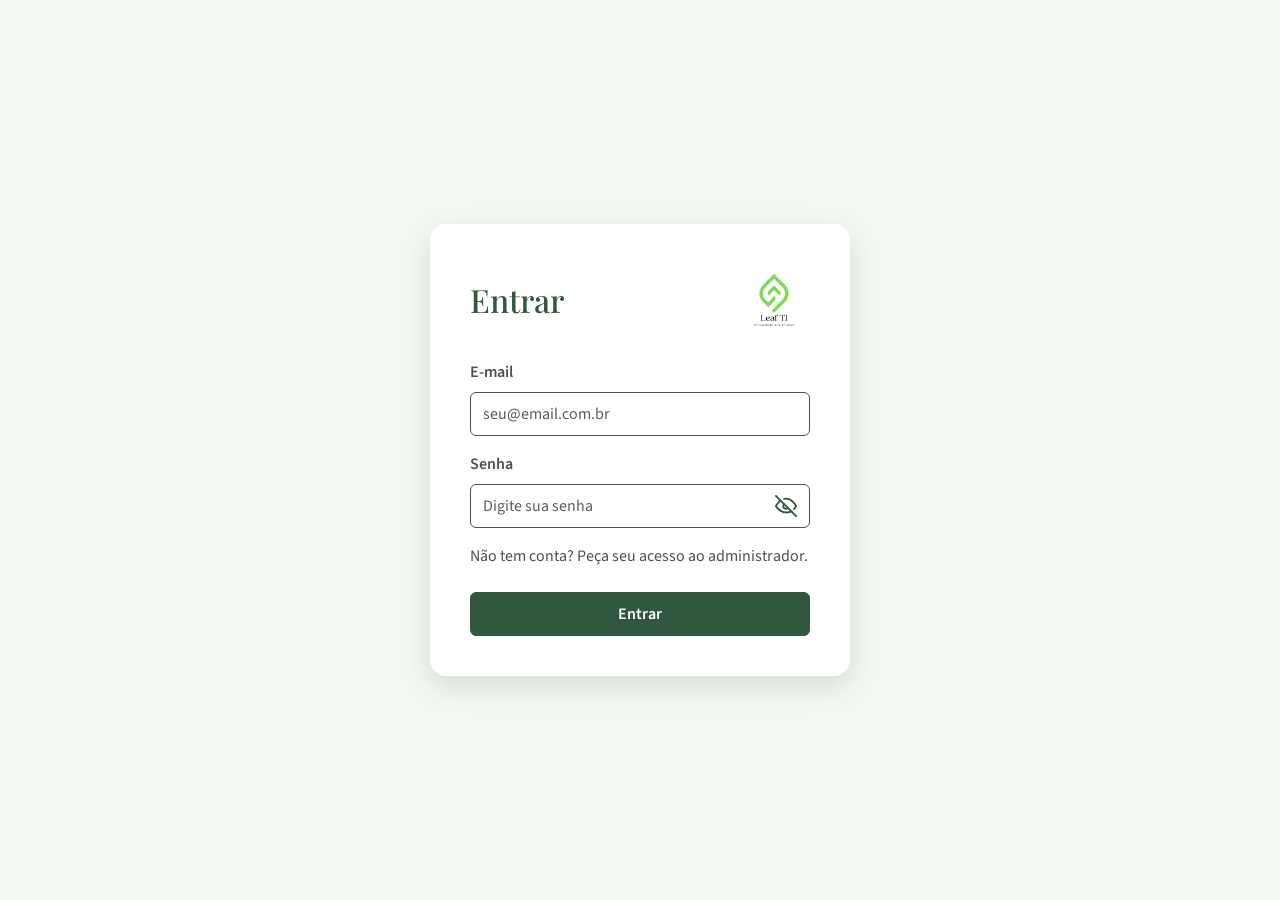
<file: frontend/app/notas-fiscais/index.html>
<!DOCTYPE html>
<!-- UC17 Consultar e baixar nota fiscal simulada (RF20; RN20; RNF05; DP-49). A emissão (UC16) é feita em Vendas, pelo Administrador.
     Perfis: Administrador (menu `notas_fiscais`, todas as notas) e Cliente Empresa (menu `minhas_notas_fiscais`, só as da própria organização).
     Fluxo principal: lista -> selecionar uma nota -> dados -> baixar. FA1: consultar sem baixar.
     FE1: nota inexistente ou de outra organização -> a API responde 404 e a tela nega o acesso sem revelar dados.
     Toda nota é SIMULADA e sem valor fiscal (aviso fixo na tela e no arquivo baixado). -->
<html lang="pt-BR">
<head>
  <meta charset="UTF-8">
  <meta name="viewport" content="width=device-width, initial-scale=1.0">
  <title>LeafTi - Notas fiscais</title>
  <link rel="shortcut icon" href="../../images/logosemfundo.png">
  <link href="https://cdn.jsdelivr.net/npm/bootstrap@5.3.3/dist/css/bootstrap.min.css" rel="stylesheet">
  <link rel="stylesheet" href="../../css/identidade.css">
  <link rel="stylesheet" href="../../css/app.css">
  <link rel="stylesheet" href="../../css/usuarios.css">
  <link rel="stylesheet" href="../../css/organizacoes.css">
  <link rel="stylesheet" href="../../css/equipamentos.css">
  <link rel="stylesheet" href="../../css/solicitacoes.css">
  <link rel="stylesheet" href="../../css/vendas.css">
</head>
<body class="app">
  <a class="pular-conteudo" href="#conteudo-app">Pular para o conteúdo</a>
  <header id="app-cabecalho"></header>

  <main class="container py-4" id="conteudo-app" tabindex="-1" hidden>
    <div id="area-notas">
      <div id="mensagem" class="alert d-none" aria-live="polite"></div>

      <!-- Vista 1: lista (UC17 passos 1-2) -->
      <section id="vista-lista" aria-labelledby="titulo-lista">
        <h1 class="h2 vista-titulo mb-2" id="titulo-lista">Notas fiscais</h1>
        <p class="dica-campo" id="dica-lista">Notas fiscais simuladas emitidas para as vendas confirmadas. Sem valor fiscal.</p>

        <section class="cartao-app mb-3" aria-labelledby="titulo-filtros">
          <h2 class="h5" id="titulo-filtros">Filtrar notas</h2>
          <form id="form-filtros" class="row g-3 align-items-end" novalidate>
            <div class="col-12 col-md-6 col-xl-3" id="bloco-filtro-cliente" hidden>
              <label class="form-label" for="filtro-cliente">Cliente Empresa</label>
              <select class="form-select" id="filtro-cliente"><option value="">Todos os clientes</option></select>
            </div>
            <div class="col-12 col-md-6 col-xl-3">
              <label class="form-label" for="filtro-de">Emitidas a partir de</label>
              <input type="date" class="form-control" id="filtro-de" aria-describedby="filtro-de-erro">
              <div id="filtro-de-erro" class="invalid-feedback"></div>
            </div>
            <div class="col-12 col-md-6 col-xl-3">
              <label class="form-label" for="filtro-ate">Emitidas até</label>
              <input type="date" class="form-control" id="filtro-ate" aria-describedby="filtro-ate-erro">
              <div id="filtro-ate-erro" class="invalid-feedback"></div>
            </div>
            <div class="col-12 col-md-6 col-xl-3 d-flex gap-2">
              <button type="submit" class="btn btn-success fw-semibold flex-fill">Filtrar</button>
              <button type="button" class="btn btn-outline-leaf fw-semibold flex-fill" id="btn-limpar">Limpar</button>
            </div>
          </form>
        </section>

        <section class="cartao-app" aria-labelledby="titulo-tabela">
          <h2 class="h5" id="titulo-tabela">Notas emitidas</h2>
          <p id="estado-lista" class="mb-2" role="status">Carregando...</p>
          <div id="vazio-lista" class="estado-vazio" hidden></div>
          <div class="table-responsive">
            <table class="table table-hover tabela-usuarios tabela-equip tabela-vendas mb-3" id="tabela" hidden>
              <caption class="visually-hidden">Notas fiscais simuladas</caption>
              <thead><tr id="cab-tabela"></tr></thead>
              <tbody id="corpo-tabela"></tbody>
            </table>
          </div>
          <nav class="d-flex flex-wrap align-items-center gap-2" aria-label="Paginação da lista" id="paginacao" hidden>
            <button type="button" class="btn btn-outline-leaf fw-semibold" id="btn-anterior">Anterior</button>
            <span id="texto-pagina" aria-live="polite"></span>
            <button type="button" class="btn btn-outline-leaf fw-semibold" id="btn-proxima">Próxima</button>
          </nav>
        </section>
      </section>

      <!-- Vista 2: nota (UC17 passos 3-5; FA1) -->
      <section id="vista-detalhe" aria-labelledby="titulo-detalhe" hidden>
        <div class="d-flex flex-wrap justify-content-between align-items-center gap-2 mb-3">
          <h1 class="h2 m-0 vista-titulo" id="titulo-detalhe">Nota fiscal simulada</h1>
          <button type="button" class="btn btn-outline-leaf fw-semibold" id="btn-voltar">Voltar para a lista</button>
        </div>
        <div class="cartao-app">
          <div id="msg-detalhe" class="alert d-none" aria-live="polite"></div>
          <p class="aviso-info" role="note"><strong>SIMULADA – sem valor fiscal.</strong> Documento gerado para fins acadêmicos.</p>
          <div id="corpo-detalhe"></div>
          <div class="barra-acoes">
            <button type="button" class="btn btn-success fw-semibold" id="btn-baixar">Baixar nota</button>
            <a class="btn btn-outline-leaf fw-semibold" id="link-venda" href="#" hidden>Ver a venda</a>
          </div>
        </div>
      </section>
    </div>
  </main>

  <footer>
    <div class="container">LEAF TI &middot; Informação Sustentável</div>
  </footer>

  <script src="https://cdn.jsdelivr.net/npm/bootstrap@5.3.3/dist/js/bootstrap.bundle.min.js"></script>
  <script src="../../js/api.js"></script>
  <script src="../../js/layout.js"></script>
  <script src="../../js/usuarios-comum.js"></script>
  <script src="../../js/equipamentos-comum.js"></script>
  <script src="../../js/solicitacoes-comum.js"></script>
  <script src="../../js/vendas-comum.js"></script>
  <script src="../../js/notas-fiscais.js"></script>
</body>
</html>
</file>
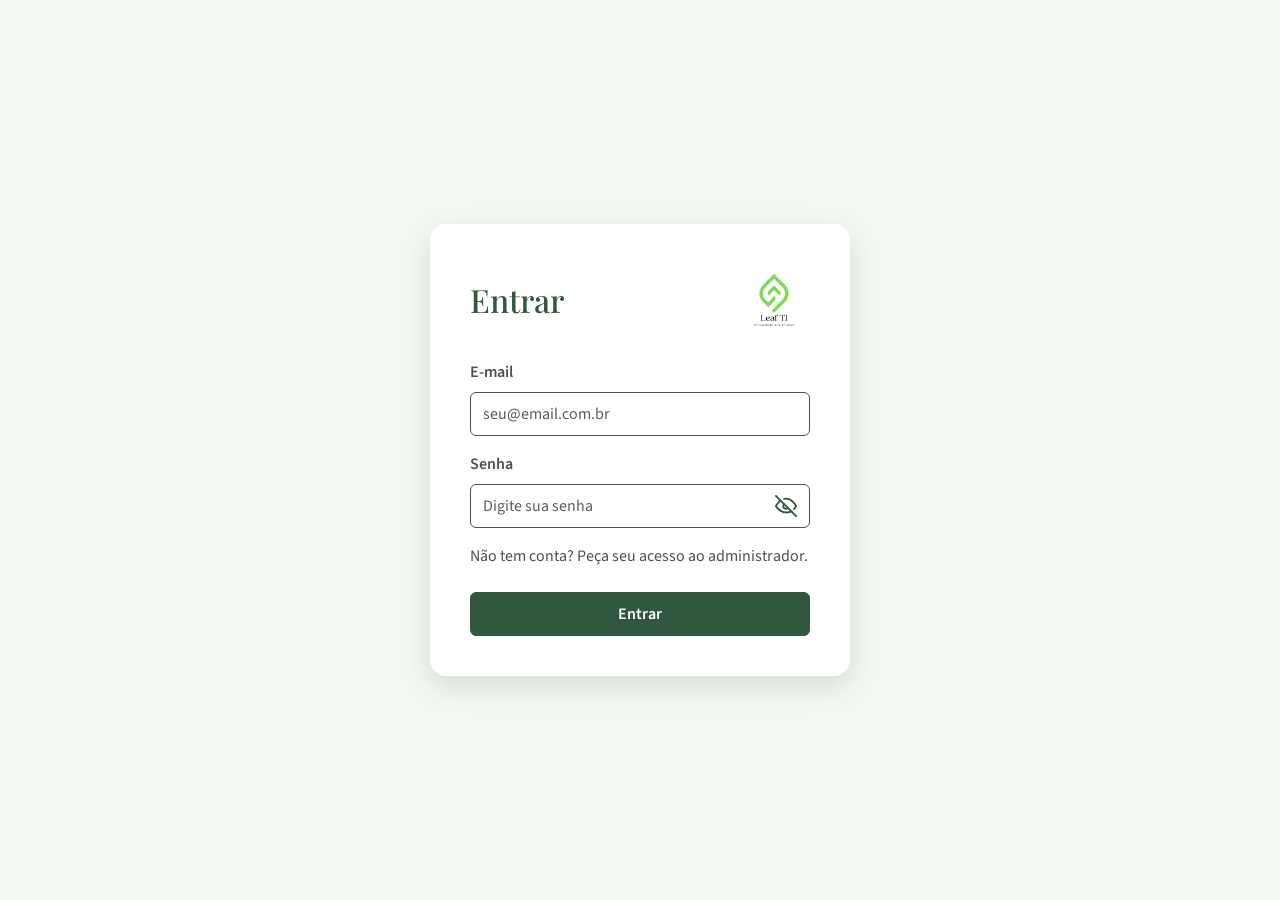
<file: frontend/app/organizacoes/index.html>
<!DOCTYPE html>
<!-- UC01 Manter cadastro de organizações e clientes (include UC25 Validar unicidade do CNPJ); RF03, RF06, RF09; RN03, RN06, RN09; RNF04, RNF05.
     Fluxo principal (Administrador): Novo cadastro -> nome/razão social, CNPJ, tipo, telefone, e-mail, endereço, situação -> salvar.
     FA1 consultar/alterar (revalida o CNPJ; mudança de tipo pode ser bloqueada: FE3 TIPO_EM_USO).
     FA2 desativar/reativar com confirmação (sem exclusão: preserva o histórico, RN06).
     FA3 Funcionário: consulta a lista e altera só telefone, e-mail e endereço de Cliente Empresa/Cliente ONG; Empresa Doadora é só leitura.
     FE1 CNPJ duplicado/inválido, FE2 campos obrigatórios/formatos, FE3 tipo bloqueado, FE4 alteração não permitida ao Funcionário.
     Administrador e Funcionário (a API e o layout negam os demais). -->
<html lang="pt-BR">
<head>
  <meta charset="UTF-8">
  <meta name="viewport" content="width=device-width, initial-scale=1.0">
  <title>LeafTi - Organizações</title>
  <link rel="shortcut icon" href="../../images/logosemfundo.png">
  <link href="https://cdn.jsdelivr.net/npm/bootstrap@5.3.3/dist/css/bootstrap.min.css" rel="stylesheet">
  <link rel="stylesheet" href="../../css/identidade.css">
  <link rel="stylesheet" href="../../css/app.css">
  <link rel="stylesheet" href="../../css/usuarios.css">
  <link rel="stylesheet" href="../../css/organizacoes.css">
</head>
<body class="app">
  <a class="pular-conteudo" href="#conteudo-app">Pular para o conteúdo</a>
  <header id="app-cabecalho"></header>

  <main class="container py-4" id="conteudo-app" tabindex="-1" hidden>
    <div id="area-org">
      <div class="d-flex flex-wrap justify-content-between align-items-center gap-2 mb-3">
        <h1 class="h2 m-0">Organizações</h1>
        <button type="button" class="btn btn-success fw-semibold" id="btn-novo" hidden>+ Novo cadastro</button>
      </div>
      <p id="aviso-perfil" class="dica-campo" hidden>Como Funcionário, você consulta as organizações e altera apenas telefone, e-mail e endereço de Cliente Empresa e Cliente ONG.</p>

      <div id="mensagem" class="alert d-none" aria-live="polite"></div>

      <section class="cartao-app mb-3" aria-labelledby="titulo-filtros">
        <h2 class="h5" id="titulo-filtros">Filtrar organizações</h2>
        <form id="form-filtros" class="row g-3 align-items-end" novalidate>
          <div class="col-12 col-md-6 col-xl-4">
            <label class="form-label" for="filtro-q">Nome ou CNPJ</label>
            <input type="search" class="form-control" id="filtro-q" maxlength="150" placeholder="Digite parte do nome ou do CNPJ">
          </div>
          <div class="col-12 col-md-6 col-xl-3">
            <label class="form-label" for="filtro-tipo">Tipo</label>
            <select class="form-select" id="filtro-tipo">
              <option value="">Todos os tipos</option>
              <option>Cliente Empresa</option>
              <option>Cliente ONG</option>
              <option>Empresa Doadora</option>
            </select>
          </div>
          <div class="col-12 col-md-6 col-xl-2">
            <label class="form-label" for="filtro-situacao">Situação</label>
            <select class="form-select" id="filtro-situacao">
              <option value="">Todas</option>
              <option>Ativa</option>
              <option>Inativa</option>
            </select>
          </div>
          <div class="col-12 col-md-6 col-xl-3 d-flex gap-2">
            <button type="submit" class="btn btn-success fw-semibold flex-fill">Filtrar</button>
            <button type="button" class="btn btn-outline-leaf fw-semibold flex-fill" id="btn-limpar">Limpar</button>
          </div>
        </form>
      </section>

      <section class="cartao-app" aria-labelledby="titulo-lista">
        <h2 class="h5" id="titulo-lista">Lista de organizações</h2>
        <p id="estado-lista" class="mb-2" role="status">Carregando...</p>
        <table class="table table-hover tabela-usuarios mb-3" id="tabela" hidden>
          <caption class="visually-hidden">Organizações cadastradas</caption>
          <thead>
            <tr><th scope="col">Nome / razão social</th><th scope="col">CNPJ</th><th scope="col">Tipo</th><th scope="col">Contato</th><th scope="col">Situação</th><th scope="col">Ações</th></tr>
          </thead>
          <tbody id="corpo-tabela"></tbody>
        </table>
        <nav class="d-flex flex-wrap align-items-center gap-2" aria-label="Paginação da lista" id="paginacao" hidden>
          <button type="button" class="btn btn-outline-leaf fw-semibold" id="btn-anterior">Anterior</button>
          <span id="texto-pagina" aria-live="polite"></span>
          <button type="button" class="btn btn-outline-leaf fw-semibold" id="btn-proxima">Próxima</button>
        </nav>
      </section>
    </div>
  </main>

  <!-- Formulário: cadastro (UC01 passos 2 e 3), alteração (FA1), contato do Funcionário (FA3) ou somente leitura -->
  <div class="modal fade" id="modal-form" tabindex="-1" aria-labelledby="modal-form-titulo" aria-hidden="true">
    <div class="modal-dialog modal-dialog-scrollable modal-lg">
      <div class="modal-content">
        <form id="form-org" novalidate>
          <div class="modal-header">
            <h2 class="modal-title h4" id="modal-form-titulo">Novo cadastro</h2>
            <button type="button" class="btn-close" data-bs-dismiss="modal" aria-label="Fechar"></button>
          </div>
          <div class="modal-body">
            <div id="msg-form" class="alert d-none"></div>
            <p id="dica-form" class="dica-campo" hidden></p>
            <div class="row g-3">
              <div class="col-12">
                <label class="form-label" for="f-nome">Nome ou razão social <span aria-hidden="true">*</span></label>
                <input type="text" class="form-control" id="f-nome" maxlength="150" autocomplete="off" aria-describedby="f-nome-erro" required>
                <div id="f-nome-erro" class="invalid-feedback"></div>
              </div>
              <div class="col-12 col-md-6">
                <label class="form-label" for="f-cnpj">CNPJ <span aria-hidden="true">*</span></label>
                <input type="text" class="form-control" id="f-cnpj" maxlength="18" inputmode="numeric" autocomplete="off" aria-describedby="f-cnpj-dica f-cnpj-erro" required>
                <div id="f-cnpj-dica" class="dica-campo">14 dígitos, com ou sem máscara (00.000.000/0000-00).</div>
                <div id="f-cnpj-erro" class="invalid-feedback"></div>
              </div>
              <div class="col-12 col-md-6">
                <label class="form-label" for="f-tipo">Tipo <span aria-hidden="true">*</span></label>
                <select class="form-select" id="f-tipo" aria-describedby="f-tipo-erro" required>
                  <option value="">Selecione o tipo</option>
                  <option>Cliente Empresa</option>
                  <option>Cliente ONG</option>
                  <option>Empresa Doadora</option>
                </select>
                <div id="f-tipo-erro" class="invalid-feedback"></div>
              </div>
              <div class="col-12 col-md-6">
                <label class="form-label" for="f-telefone">Telefone <span aria-hidden="true">*</span></label>
                <input type="tel" class="form-control" id="f-telefone" maxlength="20" inputmode="tel" autocomplete="off" aria-describedby="f-telefone-dica f-telefone-erro" required>
                <div id="f-telefone-dica" class="dica-campo">10 ou 11 dígitos, com DDD.</div>
                <div id="f-telefone-erro" class="invalid-feedback"></div>
              </div>
              <div class="col-12 col-md-6">
                <label class="form-label" for="f-email">E-mail <span aria-hidden="true">*</span></label>
                <input type="email" class="form-control" id="f-email" maxlength="254" inputmode="email" autocomplete="off" aria-describedby="f-email-erro" required>
                <div id="f-email-erro" class="invalid-feedback"></div>
              </div>
              <div class="col-12">
                <label class="form-label" for="f-endereco">Endereço <span aria-hidden="true">*</span></label>
                <input type="text" class="form-control" id="f-endereco" maxlength="255" autocomplete="off" aria-describedby="f-endereco-erro" required>
                <div id="f-endereco-erro" class="invalid-feedback"></div>
              </div>
              <div class="col-12 col-md-6" id="bloco-situacao-nova">
                <label class="form-label" for="f-situacao">Situação</label>
                <select class="form-select" id="f-situacao" aria-describedby="f-situacao-dica f-situacao-erro">
                  <option>Ativa</option>
                  <option>Inativa</option>
                </select>
                <div id="f-situacao-dica" class="dica-campo">Definida só no cadastro. Depois, use Desativar ou Reativar na lista.</div>
                <div id="f-situacao-erro" class="invalid-feedback"></div>
              </div>
              <div class="col-12" id="bloco-situacao-atual" hidden>
                <p class="mb-0"><strong>Situação:</strong> <span id="situacao-atual"></span></p>
              </div>
            </div>
          </div>
          <div class="modal-footer">
            <button type="button" class="btn btn-outline-leaf fw-semibold" data-bs-dismiss="modal" id="btn-cancelar">Cancelar</button>
            <button type="submit" class="btn btn-success fw-semibold" id="btn-salvar">Salvar</button>
          </div>
        </form>
      </div>
    </div>
  </div>

  <!-- Confirmação de desativar/reativar (UC01 FA2); foco inicial no Cancelar (ação segura) -->
  <div class="modal fade" id="modal-situacao" tabindex="-1" aria-labelledby="modal-situacao-titulo" aria-describedby="modal-situacao-texto" aria-hidden="true">
    <div class="modal-dialog modal-dialog-centered">
      <div class="modal-content">
        <div class="modal-header">
          <h2 class="modal-title h4" id="modal-situacao-titulo">Desativar organização</h2>
          <button type="button" class="btn-close" data-bs-dismiss="modal" aria-label="Fechar"></button>
        </div>
        <div class="modal-body">
          <div id="msg-situacao" class="alert d-none"></div>
          <p id="modal-situacao-texto" class="mb-0"></p>
        </div>
        <div class="modal-footer">
          <button type="button" class="btn btn-outline-leaf fw-semibold" data-bs-dismiss="modal" id="btn-nao-situacao">Cancelar</button>
          <button type="button" class="btn btn-success fw-semibold" id="btn-confirmar-situacao">Sim, desativar</button>
        </div>
      </div>
    </div>
  </div>

  <!-- Excluir organização (DP-63): confirmação explícita; foco inicial no Cancelar -->
  <div class="modal fade" id="modal-excluir" tabindex="-1" aria-labelledby="modal-excluir-titulo" aria-describedby="modal-excluir-texto" aria-hidden="true">
    <div class="modal-dialog modal-dialog-centered">
      <div class="modal-content">
        <div class="modal-header">
          <h2 class="modal-title h4" id="modal-excluir-titulo">Excluir organização</h2>
          <button type="button" class="btn-close" data-bs-dismiss="modal" aria-label="Fechar"></button>
        </div>
        <div class="modal-body">
          <div id="msg-excluir" class="alert d-none"></div>
          <p id="modal-excluir-texto"></p>
          <div id="bloco-lista-usuarios" hidden>
            <p class="fw-semibold mb-1" id="titulo-lista-usuarios"></p>
            <ul class="list-group mb-3" id="lista-usuarios-excluir"></ul>
          </div>
          <div class="form-check" id="bloco-excluir-usuarios" hidden>
            <input class="form-check-input" type="checkbox" id="chk-excluir-usuarios">
            <label class="form-check-label" for="chk-excluir-usuarios" id="lbl-excluir-usuarios"></label>
          </div>
        </div>
        <div class="modal-footer">
          <button type="button" class="btn btn-outline-leaf fw-semibold" data-bs-dismiss="modal" id="btn-nao-excluir">Cancelar</button>
          <button type="button" class="btn btn-success fw-semibold" id="btn-confirmar-excluir">Sim, excluir</button>
        </div>
      </div>
    </div>
  </div>

  <footer>
    <div class="container">LEAF TI &middot; Informação Sustentável</div>
  </footer>

  <script src="https://cdn.jsdelivr.net/npm/bootstrap@5.3.3/dist/js/bootstrap.bundle.min.js"></script>
  <script src="../../js/api.js"></script>
  <script src="../../js/layout.js"></script>
  <script src="../../js/usuarios-comum.js"></script>
  <script src="../../js/organizacoes-comum.js"></script>
  <script src="../../js/organizacoes.js"></script>
</body>
</html>
</file>
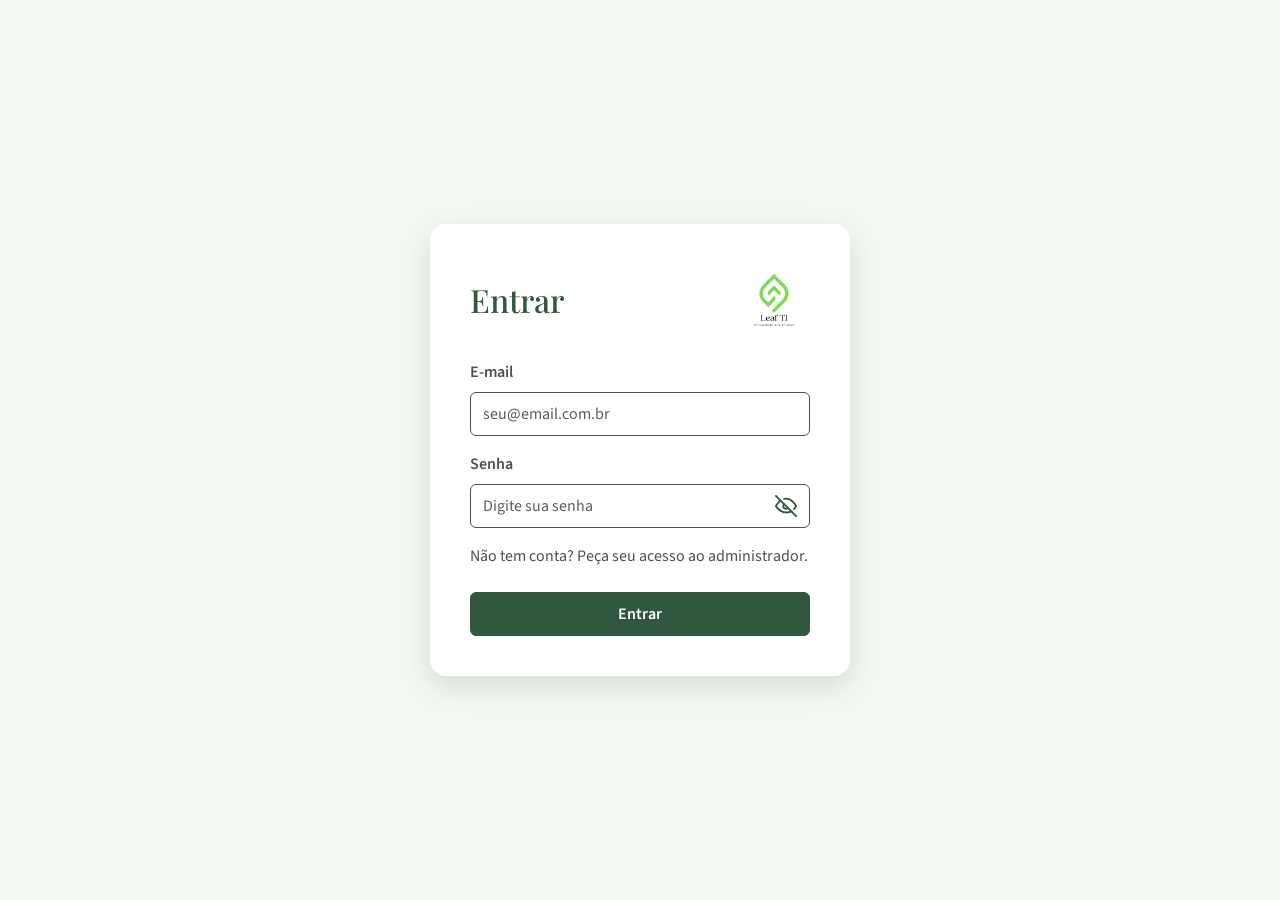
<file: frontend/app/parceiros/index.html>
<!DOCTYPE html>
<!-- UC06 Manter cadastro de parceiros; RF10; RN03, RN10; RNF04, RNF05.
     Fluxo principal: Novo parceiro -> escolher organização ativa sem parceria, atuação e situação -> salvar.
     FA1 consultar/alterar a atuação (a organização não pode ser trocada), FA2 desativar/reativar com confirmação (RN10).
     FE1 dados inválidos, FE2 atuação incompatível (Empresa Doadora exige organização do tipo Empresa Doadora),
     FE3 organização inativa ou já vinculada.
     Só o Administrador (RN03: o Funcionário não acessa; a API e o layout negam os demais). -->
<html lang="pt-BR">
<head>
  <meta charset="UTF-8">
  <meta name="viewport" content="width=device-width, initial-scale=1.0">
  <title>LeafTi - Parceiros</title>
  <link rel="shortcut icon" href="../../images/logosemfundo.png">
  <link href="https://cdn.jsdelivr.net/npm/bootstrap@5.3.3/dist/css/bootstrap.min.css" rel="stylesheet">
  <link rel="stylesheet" href="../../css/identidade.css">
  <link rel="stylesheet" href="../../css/app.css">
  <link rel="stylesheet" href="../../css/usuarios.css">
  <link rel="stylesheet" href="../../css/organizacoes.css">
</head>
<body class="app">
  <a class="pular-conteudo" href="#conteudo-app">Pular para o conteúdo</a>
  <header id="app-cabecalho"></header>

  <main class="container py-4" id="conteudo-app" tabindex="-1" hidden>
    <div id="area-parceiros">
      <div class="d-flex flex-wrap justify-content-between align-items-center gap-2 mb-3">
        <h1 class="h2 m-0">Parceiros</h1>
        <button type="button" class="btn btn-success fw-semibold" id="btn-novo">+ Novo parceiro</button>
      </div>

      <div id="mensagem" class="alert d-none" aria-live="polite"></div>

      <section class="cartao-app mb-3" aria-labelledby="titulo-filtros">
        <h2 class="h5" id="titulo-filtros">Filtrar parceiros</h2>
        <form id="form-filtros" class="row g-3 align-items-end" novalidate>
          <div class="col-12 col-md-6 col-xl-4">
            <label class="form-label" for="filtro-q">Nome ou CNPJ da organização</label>
            <input type="search" class="form-control" id="filtro-q" maxlength="150" placeholder="Digite parte do nome ou do CNPJ">
          </div>
          <div class="col-12 col-md-6 col-xl-3">
            <label class="form-label" for="filtro-atuacao">Atuação</label>
            <select class="form-select" id="filtro-atuacao">
              <option value="">Todas as atuações</option>
              <option>Empresa Doadora</option>
              <option>Patrocinador em Potencial</option>
            </select>
          </div>
          <div class="col-12 col-md-6 col-xl-2">
            <label class="form-label" for="filtro-situacao">Situação</label>
            <select class="form-select" id="filtro-situacao">
              <option value="">Todas</option>
              <option>Ativa</option>
              <option>Inativa</option>
            </select>
          </div>
          <div class="col-12 col-md-6 col-xl-3 d-flex gap-2">
            <button type="submit" class="btn btn-success fw-semibold flex-fill">Filtrar</button>
            <button type="button" class="btn btn-outline-leaf fw-semibold flex-fill" id="btn-limpar">Limpar</button>
          </div>
        </form>
      </section>

      <section class="cartao-app" aria-labelledby="titulo-lista">
        <h2 class="h5" id="titulo-lista">Lista de parceiros</h2>
        <p id="estado-lista" class="mb-2" role="status">Carregando...</p>
        <table class="table table-hover tabela-usuarios mb-3" id="tabela" hidden>
          <caption class="visually-hidden">Parceiros cadastrados</caption>
          <thead>
            <tr><th scope="col">Organização</th><th scope="col">CNPJ</th><th scope="col">Atuação</th><th scope="col">Situação do vínculo</th><th scope="col">Ações</th></tr>
          </thead>
          <tbody id="corpo-tabela"></tbody>
        </table>
        <nav class="d-flex flex-wrap align-items-center gap-2" aria-label="Paginação da lista" id="paginacao" hidden>
          <button type="button" class="btn btn-outline-leaf fw-semibold" id="btn-anterior">Anterior</button>
          <span id="texto-pagina" aria-live="polite"></span>
          <button type="button" class="btn btn-outline-leaf fw-semibold" id="btn-proxima">Próxima</button>
        </nav>
      </section>
    </div>
  </main>

  <!-- Formulário: novo parceiro (UC06 passos 2 e 3) ou alterar atuação (FA1) -->
  <div class="modal fade" id="modal-form" tabindex="-1" aria-labelledby="modal-form-titulo" aria-hidden="true">
    <div class="modal-dialog modal-dialog-scrollable modal-lg">
      <div class="modal-content">
        <form id="form-parceiro" novalidate>
          <div class="modal-header">
            <h2 class="modal-title h4" id="modal-form-titulo">Novo parceiro</h2>
            <button type="button" class="btn-close" data-bs-dismiss="modal" aria-label="Fechar"></button>
          </div>
          <div class="modal-body">
            <div id="msg-form" class="alert d-none"></div>
            <div class="row g-3">
              <div class="col-12" id="bloco-busca-org">
                <label class="form-label" for="f-busca-org">Buscar organização</label>
                <div class="d-flex gap-2">
                  <input type="search" class="form-control" id="f-busca-org" maxlength="150" autocomplete="off" placeholder="Nome ou CNPJ" aria-describedby="f-busca-dica">
                  <button type="button" class="btn btn-outline-leaf fw-semibold" id="btn-buscar-org">Buscar</button>
                </div>
                <div id="f-busca-dica" class="dica-campo">Aparecem apenas organizações ativas que ainda não têm parceria.</div>
              </div>
              <div class="col-12" id="bloco-org">
                <label class="form-label" for="f-org">Organização <span aria-hidden="true">*</span></label>
                <select class="form-select" id="f-org" aria-describedby="f-org-erro" required>
                  <option value="">Selecione a organização</option>
                </select>
                <div id="f-org-erro" class="invalid-feedback"></div>
              </div>
              <div class="col-12" id="bloco-dados-org" hidden>
                <h3 class="h6">Dados da organização (somente leitura)</h3>
                <div class="dados-leitura"><dl id="dados-org"></dl></div>
                <p class="dica-campo mt-1 mb-0" id="dica-dados-org">Para alterar estes dados, use a tela Organizações.</p>
              </div>
              <div class="col-12 col-md-6">
                <label class="form-label" for="f-atuacao">Atuação na parceria <span aria-hidden="true">*</span></label>
                <select class="form-select" id="f-atuacao" aria-describedby="f-atuacao-dica f-atuacao-erro" required>
                  <option value="">Selecione a atuação</option>
                  <option>Empresa Doadora</option>
                  <option>Patrocinador em Potencial</option>
                </select>
                <div id="f-atuacao-dica" class="dica-campo">Empresa Doadora exige organização do tipo Empresa Doadora. Patrocinador em Potencial vale para qualquer tipo.</div>
                <div id="f-atuacao-erro" class="invalid-feedback"></div>
              </div>
              <div class="col-12 col-md-6" id="bloco-situacao-nova">
                <label class="form-label" for="f-situacao">Situação do vínculo</label>
                <select class="form-select" id="f-situacao" aria-describedby="f-situacao-erro">
                  <option>Ativa</option>
                  <option>Inativa</option>
                </select>
                <div id="f-situacao-erro" class="invalid-feedback"></div>
              </div>
              <div class="col-12 col-md-6" id="bloco-situacao-atual" hidden>
                <p class="mb-0"><strong>Situação do vínculo:</strong> <span id="situacao-atual"></span></p>
                <p class="dica-campo mb-0">Para mudar, use Desativar ou Reativar na lista.</p>
              </div>
            </div>
          </div>
          <div class="modal-footer">
            <button type="button" class="btn btn-outline-leaf fw-semibold" data-bs-dismiss="modal">Cancelar</button>
            <button type="submit" class="btn btn-success fw-semibold" id="btn-salvar">Salvar</button>
          </div>
        </form>
      </div>
    </div>
  </div>

  <!-- Confirmação de desativar/reativar (UC06 FA2, RN10); foco inicial no Cancelar -->
  <div class="modal fade" id="modal-situacao" tabindex="-1" aria-labelledby="modal-situacao-titulo" aria-describedby="modal-situacao-texto" aria-hidden="true">
    <div class="modal-dialog modal-dialog-centered">
      <div class="modal-content">
        <div class="modal-header">
          <h2 class="modal-title h4" id="modal-situacao-titulo">Desativar parceria</h2>
          <button type="button" class="btn-close" data-bs-dismiss="modal" aria-label="Fechar"></button>
        </div>
        <div class="modal-body">
          <div id="msg-situacao" class="alert d-none"></div>
          <p id="modal-situacao-texto" class="mb-0"></p>
        </div>
        <div class="modal-footer">
          <button type="button" class="btn btn-outline-leaf fw-semibold" data-bs-dismiss="modal" id="btn-nao-situacao">Cancelar</button>
          <button type="button" class="btn btn-success fw-semibold" id="btn-confirmar-situacao">Sim, desativar</button>
        </div>
      </div>
    </div>
  </div>

  <footer>
    <div class="container">LEAF TI &middot; Informação Sustentável</div>
  </footer>

  <script src="https://cdn.jsdelivr.net/npm/bootstrap@5.3.3/dist/js/bootstrap.bundle.min.js"></script>
  <script src="../../js/api.js"></script>
  <script src="../../js/layout.js"></script>
  <script src="../../js/usuarios-comum.js"></script>
  <script src="../../js/organizacoes-comum.js"></script>
  <script src="../../js/parceiros.js"></script>
</body>
</html>
</file>
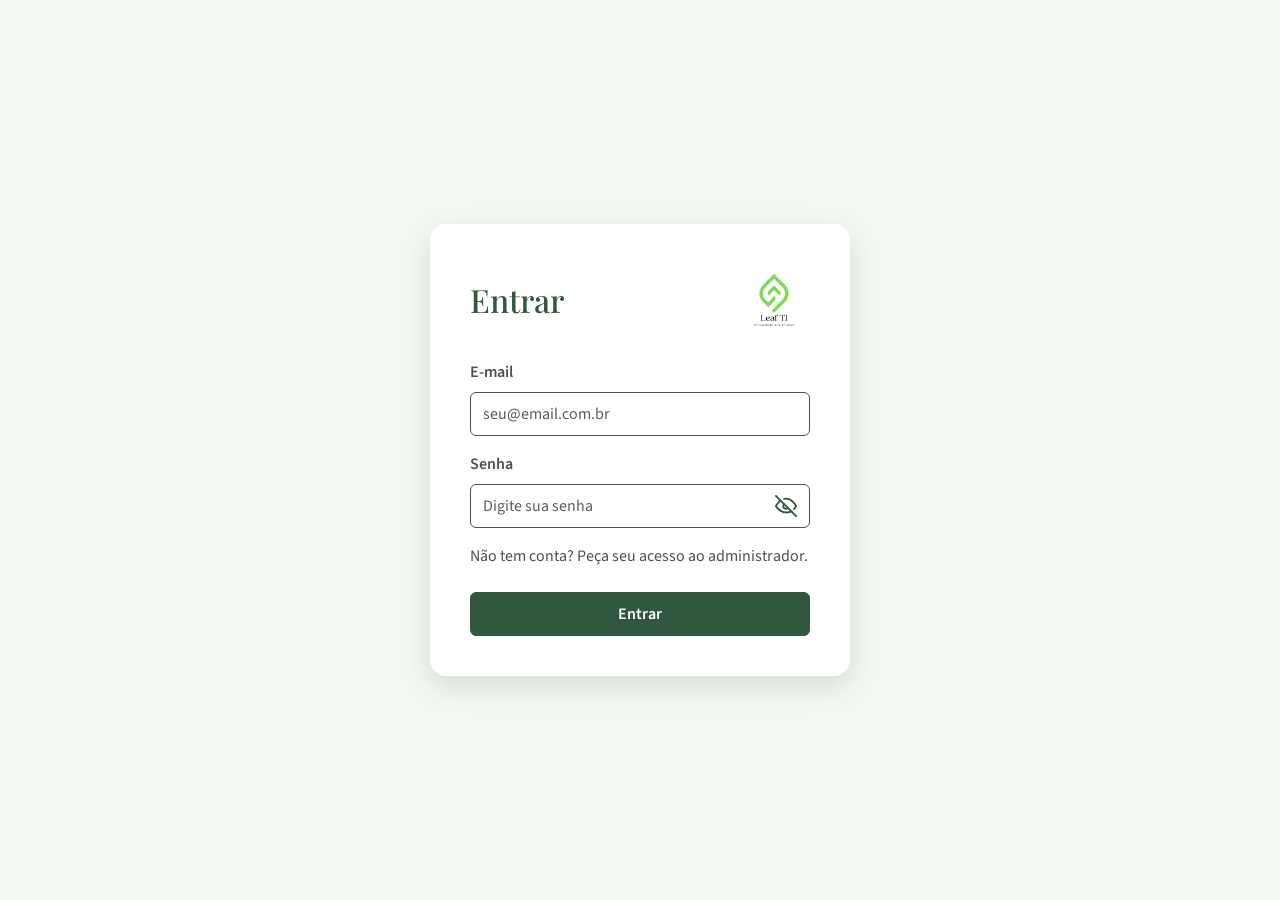
<file: frontend/app/perfil/index.html>
<!DOCTYPE html>
<!-- Meu perfil (pedido "cliente atualiza os próprios dados"; DP-93 a DP-99). UC02 (dados da conta, exclusão FA3/DP-64),
     UC03 (usuário da organização), UC06/UC01 (dados da organização); RN02, RN04, RN05, RN09, RNF01, RNF04, RNF05.
     Fluxo principal: editar e salvar nome/e-mail, trocar a senha, editar contato da organização.
     FE: validação no campo, 409 EMAIL_DUPLICADO, 400 DADOS_INVALIDOS, 403/404, falha de rede.
     Todos os perfis (DP-101, DP-102; Administrador e Funcionário sem seção de organização) (chave meu_perfil; a segurança real é da API). -->
<html lang="pt-BR">
<head>
  <meta charset="UTF-8">
  <meta name="viewport" content="width=device-width, initial-scale=1.0">
  <title>LeafTi - Meu perfil</title>
  <link rel="shortcut icon" href="../../images/logosemfundo.png">
  <link href="https://cdn.jsdelivr.net/npm/bootstrap@5.3.3/dist/css/bootstrap.min.css" rel="stylesheet">
  <link rel="stylesheet" href="../../css/identidade.css">
  <link rel="stylesheet" href="../../css/app.css">
  <link rel="stylesheet" href="../../css/usuarios.css">
  <link rel="stylesheet" href="../../css/organizacoes.css">
</head>
<body class="app">
  <a class="pular-conteudo" href="#conteudo-app">Pular para o conteúdo</a>
  <header id="app-cabecalho"></header>

  <main class="container py-4" id="conteudo-app" tabindex="-1" hidden>
    <div id="area-perfil">
      <h1 class="h2 mb-3">Meu perfil</h1>
      <div id="mensagem" class="alert d-none" aria-live="polite"></div>
      <p id="estado" role="status">Carregando...</p>

      <div class="row g-3" id="conteudo-perfil" hidden>
        <section class="col-12 col-lg-6" id="secao-conta" aria-labelledby="titulo-conta">
          <div class="cartao-app h-100">
            <h2 class="h5" id="titulo-conta">Dados da conta</h2>
            <form id="form-conta" novalidate>
              <div class="mb-3">
                <label class="form-label" for="c-nome">Nome <span aria-hidden="true">*</span></label>
                <input type="text" class="form-control" id="c-nome" maxlength="120" autocomplete="name" aria-describedby="c-nome-erro" required>
                <div id="c-nome-erro" class="invalid-feedback"></div>
              </div>
              <div class="mb-3">
                <label class="form-label" for="c-email">E-mail <span aria-hidden="true">*</span></label>
                <input type="email" class="form-control" id="c-email" maxlength="254" inputmode="email" autocomplete="email" aria-describedby="c-email-erro" required>
                <div id="c-email-erro" class="invalid-feedback"></div>
              </div>
              <div class="mb-3">
                <label class="form-label" for="c-perfil">Perfil</label>
                <input type="text" class="form-control" id="c-perfil" readonly>
              </div>
              <div class="mb-3" id="grupo-org">
                <label class="form-label" for="c-org">Organização</label>
                <input type="text" class="form-control" id="c-org" readonly>
              </div>
              <button type="submit" class="btn btn-success fw-semibold" id="btn-salvar-conta">Salvar dados da conta</button>
            </form>

            <hr class="my-4">
            <h3 class="h5" id="titulo-senha">Alterar senha</h3>
            <form id="form-senha" novalidate aria-labelledby="titulo-senha">
              <div class="mb-3">
                <label class="form-label" for="s-nova">Nova senha <span aria-hidden="true">*</span></label>
                <input type="password" class="form-control" id="s-nova" autocomplete="new-password" aria-describedby="s-nova-dica s-nova-erro" required>
                <div id="s-nova-dica" class="dica-campo">De 8 a 128 caracteres.</div>
                <div id="s-nova-erro" class="invalid-feedback"></div>
              </div>
              <button type="submit" class="btn btn-success fw-semibold" id="btn-alterar-senha">Alterar senha</button>
            </form>
          </div>
        </section>

        <section class="col-12 col-lg-6" id="secao-org" aria-labelledby="titulo-org">
          <div class="cartao-app h-100">
            <h2 class="h5" id="titulo-org">Dados da organização</h2>
            <form id="form-org" novalidate>
              <div class="mb-3">
                <label class="form-label" for="o-nome">Nome ou razão social <span aria-hidden="true">*</span></label>
                <input type="text" class="form-control" id="o-nome" maxlength="150" aria-describedby="o-nome-erro" required>
                <div id="o-nome-erro" class="invalid-feedback"></div>
              </div>
              <div class="mb-3">
                <label class="form-label" for="o-telefone">Telefone <span aria-hidden="true">*</span></label>
                <input type="tel" class="form-control" id="o-telefone" maxlength="20" inputmode="tel" autocomplete="tel" aria-describedby="o-telefone-erro" required>
                <div id="o-telefone-erro" class="invalid-feedback"></div>
              </div>
              <div class="mb-3">
                <label class="form-label" for="o-email">E-mail da organização <span aria-hidden="true">*</span></label>
                <input type="email" class="form-control" id="o-email" maxlength="254" inputmode="email" aria-describedby="o-email-erro" required>
                <div id="o-email-erro" class="invalid-feedback"></div>
              </div>
              <div class="mb-3">
                <label class="form-label" for="o-endereco">Endereço <span aria-hidden="true">*</span></label>
                <input type="text" class="form-control" id="o-endereco" maxlength="255" autocomplete="street-address" aria-describedby="o-endereco-erro" required>
                <div id="o-endereco-erro" class="invalid-feedback"></div>
              </div>
              <div class="row g-3 mb-2">
                <div class="col-12 col-sm-6"><label class="form-label" for="o-cnpj">CNPJ</label><input type="text" class="form-control" id="o-cnpj" readonly></div>
                <div class="col-12 col-sm-6"><label class="form-label" for="o-tipo">Tipo</label><input type="text" class="form-control" id="o-tipo" readonly></div>
                <div class="col-12 col-sm-6"><label class="form-label" for="o-situacao">Situação</label><input type="text" class="form-control" id="o-situacao" readonly></div>
              </div>
              <p class="dica-campo">Para alterar CNPJ, tipo ou situação, fale com o Administrador.</p>
              <button type="submit" class="btn btn-success fw-semibold" id="btn-salvar-org">Salvar dados da organização</button>
            </form>
          </div>
        </section>

        <section class="col-12" id="secao-excluir" aria-labelledby="titulo-excluir">
          <div class="cartao-app">
            <h2 class="h5" id="titulo-excluir">Excluir minha conta</h2>
            <p>A exclusão é definitiva e exige a sua senha atual.</p>
            <button type="button" class="btn btn-outline-leaf fw-semibold" id="btn-excluir-conta-perfil">Excluir minha conta</button>
          </div>
        </section>
      </div>
    </div>
  </main>

  <footer>
    <div class="container">LEAF TI &middot; Informação Sustentável</div>
  </footer>

  <script src="https://cdn.jsdelivr.net/npm/bootstrap@5.3.3/dist/js/bootstrap.bundle.min.js"></script>
  <script src="../../js/api.js"></script>
  <script src="../../js/layout.js"></script>
  <script src="../../js/usuarios-comum.js"></script>
  <script src="../../js/organizacoes-comum.js"></script>
  <script src="../../js/senha-olho.js"></script>
  <script src="../../js/perfil.js"></script>
</body>
</html>
</file>
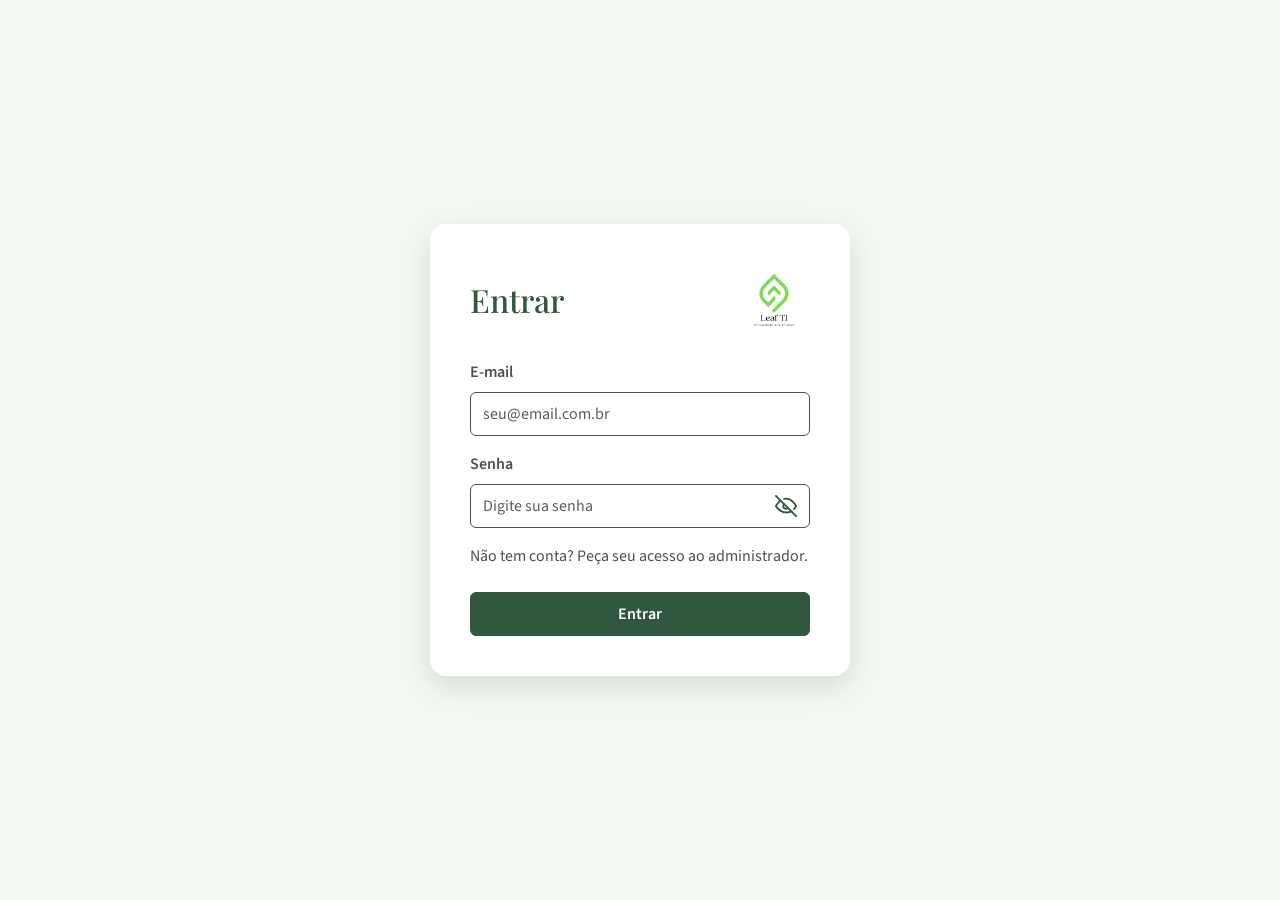
<file: frontend/app/relatorios/index.html>
<!DOCTYPE html>
<!-- UC22 Emitir relatório de vendas (RF16; RN16), UC23 Emitir relatório de equipamentos (RF17; RN17),
     UC24 Emitir relatório de Empresas Doadoras, empresas e ONGs (RF18, RF21; RN18, RN21). RNF05.
     Perfis Administrador e Funcionário (menu `relatorios`); somente leitura.
     UC22: período obrigatório; FA1 sem vendas -> total zero; FE1 período inválido -> mensagem e correção.
     UC23: filtros categoria, situação e período de cadastro; FA1 sem filtros; FE1 filtros inválidos.
     UC24: solicitações com itens, condição e destinação; FA1 pendências destacadas; FA2 reciclagem sem venda/doação;
           FE1 dados incompletos sinalizados, destinação não registrada nunca aparece como concluída. -->
<html lang="pt-BR">
<head>
  <meta charset="UTF-8">
  <meta name="viewport" content="width=device-width, initial-scale=1.0">
  <title>LeafTi - Relatórios</title>
  <link rel="shortcut icon" href="../../images/logosemfundo.png">
  <link href="https://cdn.jsdelivr.net/npm/bootstrap@5.3.3/dist/css/bootstrap.min.css" rel="stylesheet">
  <link rel="stylesheet" href="../../css/identidade.css">
  <link rel="stylesheet" href="../../css/app.css">
  <link rel="stylesheet" href="../../css/usuarios.css">
  <link rel="stylesheet" href="../../css/organizacoes.css">
  <link rel="stylesheet" href="../../css/equipamentos.css">
  <link rel="stylesheet" href="../../css/solicitacoes.css">
  <link rel="stylesheet" href="../../css/relatorios.css">
</head>
<body class="app">
  <a class="pular-conteudo" href="#conteudo-app">Pular para o conteúdo</a>
  <header id="app-cabecalho"></header>

  <main class="container py-4" id="conteudo-app" tabindex="-1" hidden>
    <div id="area-relatorios">
      <h1 class="h2 vista-titulo mb-2">Relatórios gerenciais</h1>
      <p class="dica-campo">Consulta de vendas, equipamentos e solicitações das Empresas Doadoras. Somente leitura.</p>

      <ul class="nav nav-tabs mb-3" id="abas" role="tablist">
        <li class="nav-item" role="presentation">
          <button class="nav-link active" id="aba-vendas" data-bs-toggle="tab" data-bs-target="#painel-vendas" type="button" role="tab" aria-controls="painel-vendas" aria-selected="true">Vendas</button>
        </li>
        <li class="nav-item" role="presentation">
          <button class="nav-link" id="aba-equip" data-bs-toggle="tab" data-bs-target="#painel-equip" type="button" role="tab" aria-controls="painel-equip" aria-selected="false">Equipamentos</button>
        </li>
        <li class="nav-item" role="presentation">
          <button class="nav-link" id="aba-org" data-bs-toggle="tab" data-bs-target="#painel-org" type="button" role="tab" aria-controls="painel-org" aria-selected="false">Organizações e destinações</button>
        </li>
      </ul>

      <div class="tab-content">
        <!-- UC22 Relatório de vendas -->
        <section class="tab-pane fade show active" id="painel-vendas" role="tabpanel" aria-labelledby="aba-vendas" tabindex="0">
          <div class="cartao-app mb-3">
            <h2 class="h5">Vendas confirmadas por período</h2>
            <p class="dica-campo">Apenas vendas confirmadas entram no relatório. * campo obrigatório</p>
            <form id="form-vendas" class="row g-3 align-items-end" novalidate>
              <div class="col-12 col-md-4 col-xl-3">
                <label class="form-label" for="v-de">Data inicial <span aria-hidden="true">*</span></label>
                <input type="date" class="form-control" id="v-de" aria-describedby="v-de-erro" required>
                <div id="v-de-erro" class="invalid-feedback"></div>
              </div>
              <div class="col-12 col-md-4 col-xl-3">
                <label class="form-label" for="v-ate">Data final <span aria-hidden="true">*</span></label>
                <input type="date" class="form-control" id="v-ate" aria-describedby="v-ate-erro" required>
                <div id="v-ate-erro" class="invalid-feedback"></div>
              </div>
              <div class="col-12 col-md-4 col-xl-3">
                <button type="submit" class="btn btn-success fw-semibold w-100">Emitir relatório</button>
              </div>
            </form>
          </div>
          <div id="msg-vendas" class="alert d-none" role="alert"></div>
          <div id="res-vendas"></div>
        </section>

        <!-- UC23 Relatório de equipamentos -->
        <section class="tab-pane fade" id="painel-equip" role="tabpanel" aria-labelledby="aba-equip" tabindex="0">
          <div class="cartao-app mb-3">
            <h2 class="h5">Equipamentos cadastrados</h2>
            <p class="dica-campo">Sem filtros, todos os equipamentos são exibidos.</p>
            <form id="form-equip" class="row g-3 align-items-end" novalidate>
              <div class="col-12 col-md-6 col-xl-3">
                <label class="form-label" for="e-cat">Categoria</label>
                <select class="form-select" id="e-cat" aria-describedby="e-cat-erro"><option value="">Todas as categorias</option></select>
                <div id="e-cat-erro" class="invalid-feedback"></div>
              </div>
              <div class="col-12 col-md-6 col-xl-3">
                <label class="form-label" for="e-sit">Situação</label>
                <select class="form-select" id="e-sit" aria-describedby="e-sit-erro"><option value="">Todas as situações</option></select>
                <div id="e-sit-erro" class="invalid-feedback"></div>
              </div>
              <div class="col-12 col-md-6 col-xl-2">
                <label class="form-label" for="e-de">Cadastro a partir de</label>
                <input type="date" class="form-control" id="e-de" aria-describedby="e-de-erro">
                <div id="e-de-erro" class="invalid-feedback"></div>
              </div>
              <div class="col-12 col-md-6 col-xl-2">
                <label class="form-label" for="e-ate">Cadastro até</label>
                <input type="date" class="form-control" id="e-ate" aria-describedby="e-ate-erro">
                <div id="e-ate-erro" class="invalid-feedback"></div>
              </div>
              <div class="col-12 col-xl-2 d-flex gap-2">
                <button type="submit" class="btn btn-success fw-semibold flex-fill">Emitir</button>
                <button type="button" class="btn btn-outline-leaf fw-semibold flex-fill" id="e-limpar">Limpar</button>
              </div>
            </form>
          </div>
          <div id="msg-equip" class="alert d-none" role="alert"></div>
          <div id="res-equip"></div>
        </section>

        <!-- UC24 Relatório de Empresas Doadoras, empresas e ONGs -->
        <section class="tab-pane fade" id="painel-org" role="tabpanel" aria-labelledby="aba-org" tabindex="0">
          <div class="cartao-app mb-3">
            <h2 class="h5">Solicitações e destinações</h2>
            <p class="dica-campo">Todas as solicitações aparecem, mesmo sem avaliação ou destinação final.</p>
            <form id="form-org" class="row g-3 align-items-end" novalidate>
              <div class="col-12 col-md-6 col-xl-3">
                <label class="form-label" for="o-emp">Empresa Doadora</label>
                <select class="form-select" id="o-emp" aria-describedby="o-emp-erro"><option value="">Todas as empresas</option></select>
                <div id="o-emp-erro" class="invalid-feedback"></div>
              </div>
              <div class="col-12 col-md-6 col-xl-3">
                <label class="form-label" for="o-sit">Situação da solicitação</label>
                <select class="form-select" id="o-sit" aria-describedby="o-sit-erro"><option value="">Todas as situações</option></select>
                <div id="o-sit-erro" class="invalid-feedback"></div>
              </div>
              <div class="col-12 col-md-6 col-xl-2">
                <label class="form-label" for="o-de">Solicitada a partir de</label>
                <input type="date" class="form-control" id="o-de" aria-describedby="o-de-erro">
                <div id="o-de-erro" class="invalid-feedback"></div>
              </div>
              <div class="col-12 col-md-6 col-xl-2">
                <label class="form-label" for="o-ate">Solicitada até</label>
                <input type="date" class="form-control" id="o-ate" aria-describedby="o-ate-erro">
                <div id="o-ate-erro" class="invalid-feedback"></div>
              </div>
              <div class="col-12 col-xl-2 d-flex gap-2">
                <button type="submit" class="btn btn-success fw-semibold flex-fill">Emitir</button>
                <button type="button" class="btn btn-outline-leaf fw-semibold flex-fill" id="o-limpar">Limpar</button>
              </div>
            </form>
          </div>
          <div id="msg-org" class="alert d-none" role="alert"></div>
          <div id="res-org"></div>
        </section>
      </div>
    </div>
  </main>

  <footer>
    <div class="container">LEAF TI &middot; Informação Sustentável</div>
  </footer>

  <script src="https://cdn.jsdelivr.net/npm/bootstrap@5.3.3/dist/js/bootstrap.bundle.min.js"></script>
  <script src="../../js/api.js"></script>
  <script src="../../js/layout.js"></script>
  <script src="../../js/relatorios.js"></script>
</body>
</html>
</file>
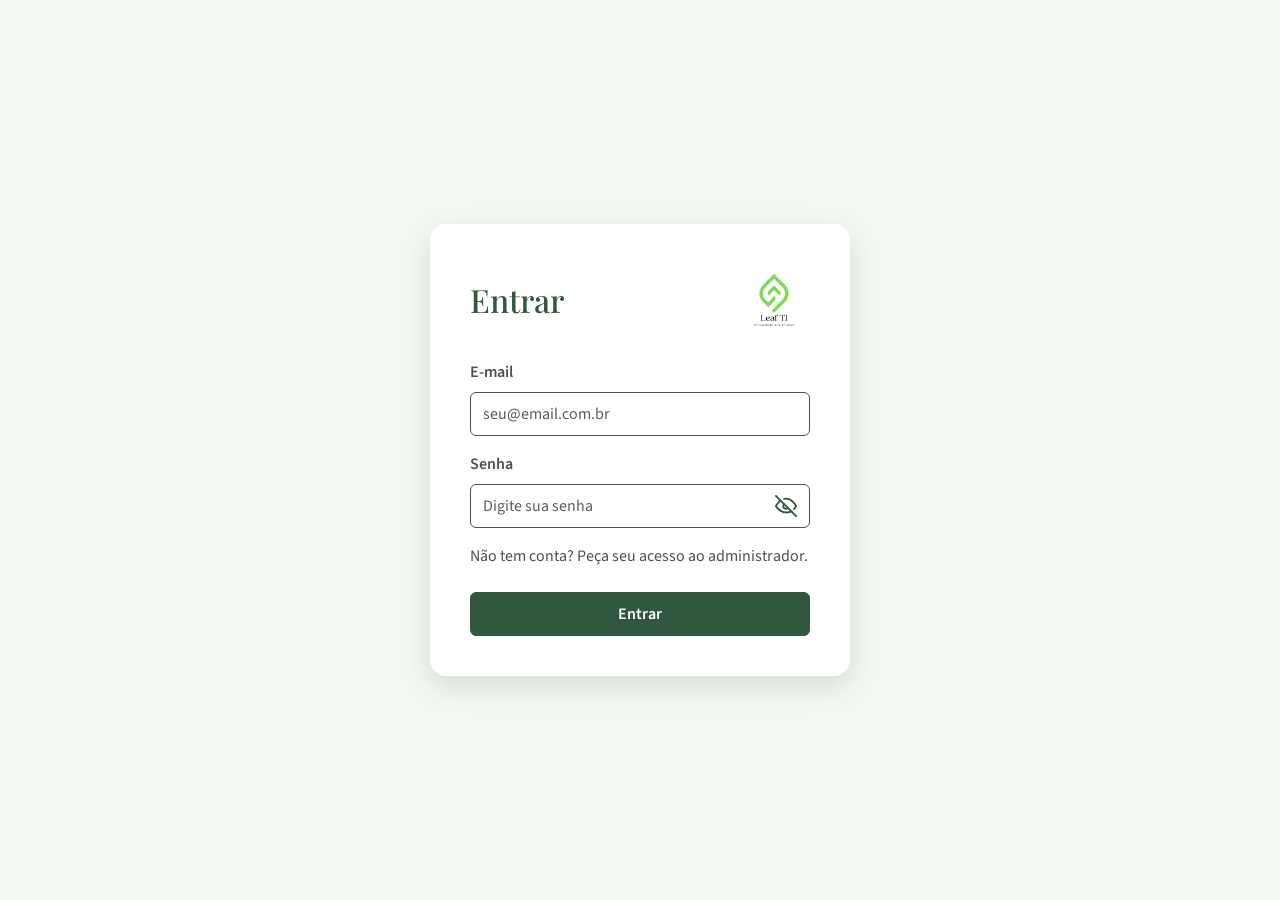
<file: frontend/app/solicitacoes/index.html>
<!DOCTYPE html>
<!-- UC09 Solicitar avaliação de equipamentos e UC20 Consultar solicitações e resultados da avaliação.
     RF05, RF10, RF21; RN05, RN10, RN21; RNF04, RNF05. Perfil Empresa Doadora (menu `minhas_solicitacoes`). DP-40, DP-43.
     UC09 fluxo principal: Nova solicitação -> itens (tipo, modelo, quantidade) -> confirmar -> registrada como "Aguardando avaliação".
     UC09 FA1 consultar solicitação própria. FE1 campos obrigatórios/quantidade inválida; FE2 organização inativa; FE3 parceria ausente ou inativa.
     UC20 passos 1-4: lista só das solicitações da própria organização, com itens, situação, condições avaliadas e destinação.
     UC20 FA1: solicitação ainda não avaliada mostra a situação pendente, sem inventar condição nem destinação. FE1: de outra empresa -> acesso negado.
     Depois de enviada, a solicitação não é editável nem cancelável (DP-43). Registrar não disponibiliza nada para venda ou doação (RN21). -->
<html lang="pt-BR">
<head>
  <meta charset="UTF-8">
  <meta name="viewport" content="width=device-width, initial-scale=1.0">
  <title>LeafTi - Minhas solicitações</title>
  <link rel="shortcut icon" href="../../images/logosemfundo.png">
  <link href="https://cdn.jsdelivr.net/npm/bootstrap@5.3.3/dist/css/bootstrap.min.css" rel="stylesheet">
  <link rel="stylesheet" href="../../css/identidade.css">
  <link rel="stylesheet" href="../../css/app.css">
  <link rel="stylesheet" href="../../css/usuarios.css">
  <link rel="stylesheet" href="../../css/organizacoes.css">
  <link rel="stylesheet" href="../../css/equipamentos.css">
  <link rel="stylesheet" href="../../css/solicitacoes.css">
</head>
<body class="app">
  <a class="pular-conteudo" href="#conteudo-app">Pular para o conteúdo</a>
  <header id="app-cabecalho"></header>

  <main class="container py-4" id="conteudo-app" tabindex="-1" hidden>
    <div id="area-sol">
      <div id="mensagem" class="alert d-none" aria-live="polite"></div>

      <!-- Vista 1: lista (UC20 passos 1-3) -->
      <section id="vista-lista" aria-labelledby="titulo-lista-sol">
        <div class="d-flex flex-wrap justify-content-between align-items-center gap-2 mb-3">
          <h1 class="h2 m-0 vista-titulo" id="titulo-lista-sol">Minhas solicitações</h1>
          <button type="button" class="btn btn-success fw-semibold" id="btn-nova">+ Nova solicitação</button>
        </div>
        <p class="dica-campo">Aqui você acompanha os equipamentos que enviou para avaliação. A LEAF TI avalia a condição de cada unidade e registra a destinação (venda, doação ou reciclagem). O registro não inclui coleta ou transporte.</p>

        <section class="cartao-app mb-3" aria-labelledby="titulo-filtros">
          <h2 class="h5" id="titulo-filtros">Filtrar solicitações</h2>
          <form id="form-filtros" class="row g-3 align-items-end" novalidate>
            <div class="col-12 col-md-6 col-xl-3">
              <label class="form-label" for="filtro-situacao">Situação</label>
              <select class="form-select" id="filtro-situacao"><option value="">Todas as situações</option></select>
            </div>
            <div class="col-12 col-md-6 col-xl-3">
              <label class="form-label" for="filtro-de">Enviadas a partir de</label>
              <input type="date" class="form-control" id="filtro-de" aria-describedby="filtro-de-erro">
              <div id="filtro-de-erro" class="invalid-feedback"></div>
            </div>
            <div class="col-12 col-md-6 col-xl-3">
              <label class="form-label" for="filtro-ate">Enviadas até</label>
              <input type="date" class="form-control" id="filtro-ate" aria-describedby="filtro-ate-erro">
              <div id="filtro-ate-erro" class="invalid-feedback"></div>
            </div>
            <div class="col-12 col-md-6 col-xl-3 d-flex gap-2">
              <button type="submit" class="btn btn-success fw-semibold flex-fill">Filtrar</button>
              <button type="button" class="btn btn-outline-leaf fw-semibold flex-fill" id="btn-limpar">Limpar</button>
            </div>
          </form>
        </section>

        <section class="cartao-app" aria-labelledby="titulo-tabela">
          <h2 class="h5" id="titulo-tabela">Solicitações enviadas</h2>
          <p id="estado-lista" class="mb-2" role="status">Carregando...</p>
          <div id="vazio-lista" class="estado-vazio" hidden></div>
          <div class="table-responsive">
            <table class="table table-hover tabela-usuarios tabela-equip mb-3" id="tabela" hidden>
              <caption class="visually-hidden">Minhas solicitações de avaliação</caption>
              <thead><tr><th scope="col">Solicitação</th><th scope="col">Data</th><th scope="col">Situação</th><th scope="col">Itens</th><th scope="col">Avaliação</th><th scope="col">Ações</th></tr></thead>
              <tbody id="corpo-tabela"></tbody>
            </table>
          </div>
          <nav class="d-flex flex-wrap align-items-center gap-2" aria-label="Paginação da lista" id="paginacao" hidden>
            <button type="button" class="btn btn-outline-leaf fw-semibold" id="btn-anterior">Anterior</button>
            <span id="texto-pagina" aria-live="polite"></span>
            <button type="button" class="btn btn-outline-leaf fw-semibold" id="btn-proxima">Próxima</button>
          </nav>
        </section>
      </section>

      <!-- Vista 2: nova solicitação (UC09 passos 1-5) -->
      <section id="vista-nova" aria-labelledby="titulo-nova" hidden>
        <div class="d-flex flex-wrap justify-content-between align-items-center gap-2 mb-3">
          <h1 class="h2 m-0 vista-titulo" id="titulo-nova">Nova solicitação de avaliação</h1>
          <button type="button" class="btn btn-outline-leaf fw-semibold" id="btn-voltar-nova">Voltar para a lista</button>
        </div>
        <form id="form-nova" class="cartao-app" novalidate>
          <div id="msg-nova" class="alert d-none" aria-live="polite"></div>
          <p class="dica-campo">Informe tipo, modelo e quantidade dos equipamentos que deseja enviar para avaliação (de 1 a 50 itens). * campo obrigatório. Depois de enviada, a solicitação não pode ser editada nem cancelada. Enviar a solicitação não coloca nada à venda nem em doação: a LEAF TI avalia primeiro.</p>
          <div id="itens-form"></div>
          <button type="button" class="btn btn-outline-leaf fw-semibold mb-3" id="btn-add-item">+ Adicionar outro item</button>
          <div id="msg-limite" class="dica-campo mb-3" hidden>Limite de 50 itens por solicitação.</div>
          <div class="d-flex flex-wrap gap-2">
            <button type="submit" class="btn btn-success fw-semibold" id="btn-enviar">Confirmar e enviar solicitação</button>
            <button type="button" class="btn btn-outline-leaf fw-semibold" id="btn-cancelar-nova">Cancelar</button>
          </div>
        </form>
      </section>

      <!-- Vista 3: detalhe somente leitura (UC09 FA1; UC20 passos 3-4 e FA1) -->
      <section id="vista-detalhe" aria-labelledby="titulo-detalhe" hidden>
        <div class="d-flex flex-wrap justify-content-between align-items-center gap-2 mb-3">
          <h1 class="h2 m-0 vista-titulo" id="titulo-detalhe">Solicitação</h1>
          <button type="button" class="btn btn-outline-leaf fw-semibold" id="btn-voltar-detalhe">Voltar para a lista</button>
        </div>
        <div class="cartao-app mb-3" id="cab-detalhe"></div>
        <div id="aviso-detalhe" class="mb-3"></div>
        <section class="cartao-app" aria-labelledby="titulo-itens">
          <h2 class="h5" id="titulo-itens">Itens informados e resultado da avaliação</h2>
          <div id="itens-detalhe"></div>
        </section>
      </section>
    </div>
  </main>

  <footer>
    <div class="container">LEAF TI &middot; Informação Sustentável</div>
  </footer>

  <script src="https://cdn.jsdelivr.net/npm/bootstrap@5.3.3/dist/js/bootstrap.bundle.min.js"></script>
  <script src="../../js/api.js"></script>
  <script src="../../js/layout.js"></script>
  <script src="../../js/usuarios-comum.js"></script>
  <script src="../../js/equipamentos-comum.js"></script>
  <script src="../../js/solicitacoes-comum.js"></script>
  <script src="../../js/solicitacoes.js"></script>
</body>
</html>
</file>
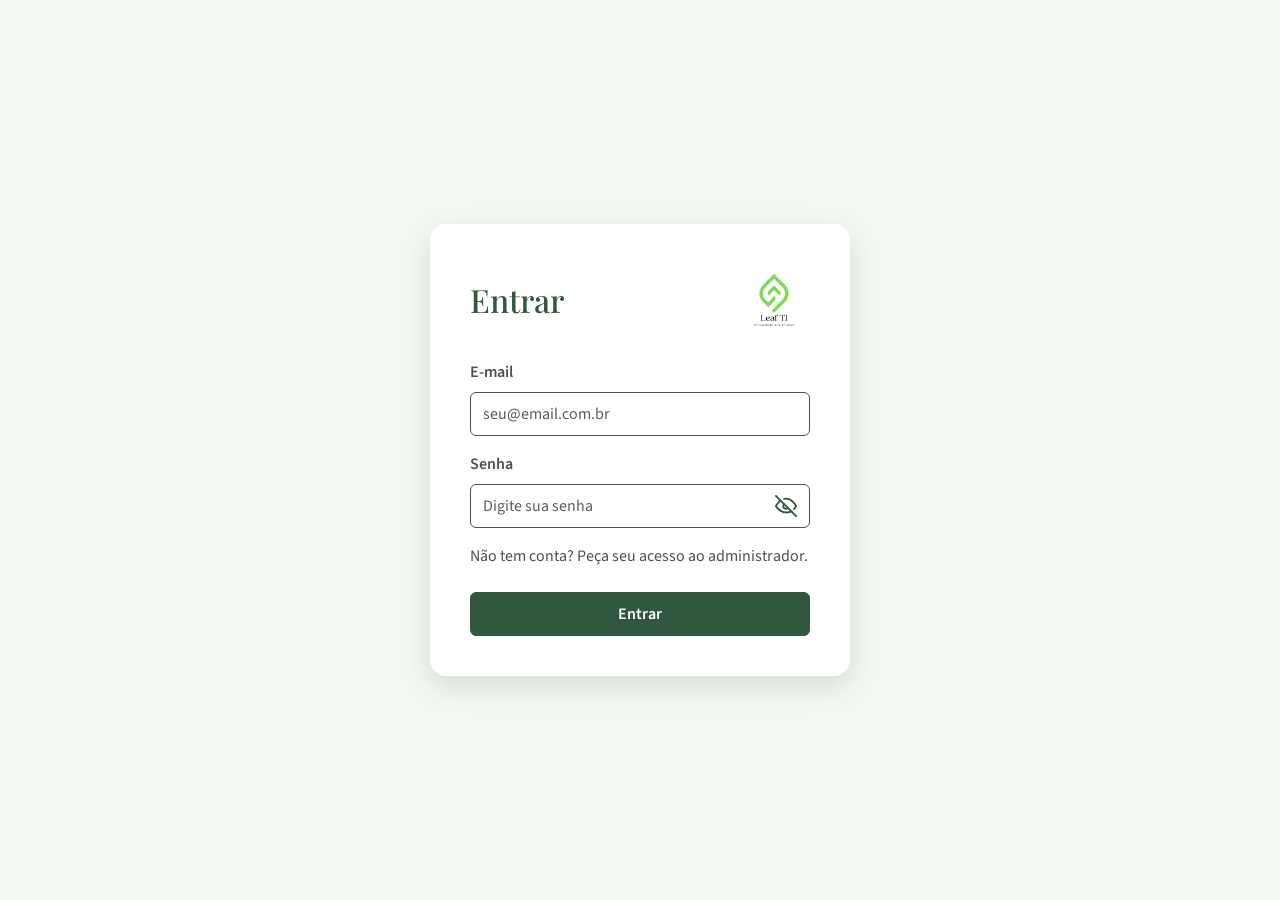
<file: frontend/app/usuarios/index.html>
<!DOCTYPE html>
<!-- UC02 Gerenciar usuários e atribuir perfis (inclui UC26 e UC27); RF01, RF02, RN01, RN02, RN03, RNF03, RNF04, RNF05.
     Fluxo principal: Novo usuário -> nome, e-mail, senha, perfil, organização -> salvar -> confirma permissões (passo 6).
     FA1 alterar perfil/vínculo, FA2 alterar nome/e-mail/senha, FA3 excluir (com confirmação), FA4 listar e filtrar.
     FE1 e-mail duplicado/dados inválidos, FE2 organização inválida, FE3 perfil/vínculo inválido, FE4 bloqueios.
     Só o Administrador (a API e o layout negam os demais). -->
<html lang="pt-BR">
<head>
  <meta charset="UTF-8">
  <meta name="viewport" content="width=device-width, initial-scale=1.0">
  <title>LeafTi - Usuários</title>
  <link rel="shortcut icon" href="../../images/logosemfundo.png">
  <link href="https://cdn.jsdelivr.net/npm/bootstrap@5.3.3/dist/css/bootstrap.min.css" rel="stylesheet">
  <link rel="stylesheet" href="../../css/identidade.css">
  <link rel="stylesheet" href="../../css/app.css">
  <link rel="stylesheet" href="../../css/usuarios.css">
</head>
<body class="app">
  <a class="pular-conteudo" href="#conteudo-app">Pular para o conteúdo</a>
  <header id="app-cabecalho"></header>

  <main class="container py-4" id="conteudo-app" tabindex="-1" hidden>
    <div id="area-admin">
      <div class="d-flex flex-wrap justify-content-between align-items-center gap-2 mb-3">
        <h1 class="h2 m-0">Usuários</h1>
        <button type="button" class="btn btn-success fw-semibold" id="btn-novo">+ Novo usuário</button>
      </div>

      <div id="mensagem" class="alert d-none" aria-live="polite"></div>

      <section class="cartao-app mb-3" aria-labelledby="titulo-filtros">
        <h2 class="h5" id="titulo-filtros">Filtrar usuários</h2>
        <form id="form-filtros" class="row g-3 align-items-end" novalidate>
          <div class="col-12 col-md-6 col-xl-4">
            <label class="form-label" for="filtro-q">Nome ou e-mail</label>
            <input type="search" class="form-control" id="filtro-q" maxlength="120" placeholder="Digite parte do nome ou do e-mail">
          </div>
          <div class="col-12 col-md-6 col-xl-3">
            <label class="form-label" for="filtro-perfil">Perfil</label>
            <select class="form-select" id="filtro-perfil"><option value="">Todos os perfis</option></select>
          </div>
          <div class="col-12 col-md-6 col-xl-3">
            <label class="form-label" for="filtro-org">Organização</label>
            <select class="form-select" id="filtro-org"><option value="">Todas as organizações</option></select>
          </div>
          <div class="col-12 col-md-6 col-xl-2 d-flex gap-2">
            <button type="submit" class="btn btn-success fw-semibold flex-fill">Filtrar</button>
            <button type="button" class="btn btn-outline-leaf fw-semibold flex-fill" id="btn-limpar">Limpar</button>
          </div>
        </form>
      </section>

      <section class="cartao-app" aria-labelledby="titulo-lista">
        <h2 class="h5" id="titulo-lista">Lista de usuários</h2>
        <p id="estado-lista" class="mb-2" role="status">Carregando...</p>
        <table class="table table-hover tabela-usuarios mb-3" id="tabela" hidden>
          <caption class="visually-hidden">Usuários cadastrados</caption>
          <thead>
            <tr><th scope="col">Nome</th><th scope="col">E-mail</th><th scope="col">Perfil</th><th scope="col">Organização</th><th scope="col">Ações</th></tr>
          </thead>
          <tbody id="corpo-tabela"></tbody>
        </table>
        <nav class="d-flex flex-wrap align-items-center gap-2" aria-label="Paginação da lista" id="paginacao" hidden>
          <button type="button" class="btn btn-outline-leaf fw-semibold" id="btn-anterior">Anterior</button>
          <span id="texto-pagina" aria-live="polite"></span>
          <button type="button" class="btn btn-outline-leaf fw-semibold" id="btn-proxima">Próxima</button>
        </nav>
      </section>
    </div>
  </main>

  <!-- Formulário de criar/editar (UC02 passos 2 e 3, FA1, FA2; UC27 passos 1 e 2) -->
  <div class="modal fade" id="modal-form" tabindex="-1" aria-labelledby="modal-form-titulo" aria-hidden="true">
    <div class="modal-dialog modal-dialog-scrollable modal-lg">
      <div class="modal-content">
        <form id="form-usuario" novalidate>
          <div class="modal-header">
            <h2 class="modal-title h4" id="modal-form-titulo">Novo usuário</h2>
            <button type="button" class="btn-close" data-bs-dismiss="modal" aria-label="Fechar"></button>
          </div>
          <div class="modal-body">
            <div id="msg-form" class="alert d-none"></div>
            <div id="resultado" class="d-none"></div>
            <div id="campos-form" class="row g-3">
              <div class="col-12 col-md-6">
                <label class="form-label" for="f-nome">Nome <span aria-hidden="true">*</span></label>
                <input type="text" class="form-control" id="f-nome" maxlength="120" autocomplete="off" aria-describedby="f-nome-erro" required>
                <div id="f-nome-erro" class="invalid-feedback"></div>
              </div>
              <div class="col-12 col-md-6">
                <label class="form-label" for="f-email">E-mail <span aria-hidden="true">*</span></label>
                <input type="email" class="form-control" id="f-email" maxlength="254" inputmode="email" autocomplete="off" aria-describedby="f-email-erro" required>
                <div id="f-email-erro" class="invalid-feedback"></div>
              </div>
              <div class="col-12 col-md-6">
                <label class="form-label" for="f-senha"><span id="rotulo-senha">Senha</span> <span aria-hidden="true" id="asterisco-senha">*</span></label>
                <input type="password" class="form-control" id="f-senha" maxlength="128" autocomplete="new-password" aria-describedby="f-senha-dica f-senha-erro">
                <div id="f-senha-dica" class="dica-campo">De 8 a 128 caracteres.</div>
                <div id="f-senha-erro" class="invalid-feedback"></div>
              </div>
              <div class="col-12 col-md-6">
                <label class="form-label" for="f-perfil">Perfil <span aria-hidden="true">*</span></label>
                <select class="form-select" id="f-perfil" aria-describedby="f-perfil-dica f-perfil-erro" required>
                  <option value="">Selecione um perfil</option>
                </select>
                <div id="f-perfil-dica" class="dica-campo"></div>
                <div id="f-perfil-erro" class="invalid-feedback"></div>
              </div>
              <div class="col-12">
                <label class="form-label" for="f-org">Organização <span aria-hidden="true" id="asterisco-org">*</span></label>
                <select class="form-select" id="f-org" aria-describedby="f-org-dica f-org-erro">
                  <option value="">Sem organização</option>
                </select>
                <div id="f-org-dica" class="dica-campo"></div>
                <div id="f-org-erro" class="invalid-feedback"></div>
              </div>
            </div>
          </div>
          <div class="modal-footer">
            <button type="button" class="btn btn-outline-leaf fw-semibold" data-bs-dismiss="modal" id="btn-cancelar">Cancelar</button>
            <button type="submit" class="btn btn-success fw-semibold" id="btn-salvar">Salvar</button>
          </div>
        </form>
      </div>
    </div>
  </div>

  <!-- Confirmação de exclusão (UC02 FA3); foco inicial no Cancelar (ação segura) -->
  <div class="modal fade" id="modal-excluir" tabindex="-1" aria-labelledby="modal-excluir-titulo" aria-describedby="modal-excluir-texto" aria-hidden="true">
    <div class="modal-dialog modal-dialog-centered">
      <div class="modal-content">
        <div class="modal-header">
          <h2 class="modal-title h4" id="modal-excluir-titulo">Excluir usuário</h2>
          <button type="button" class="btn-close" data-bs-dismiss="modal" aria-label="Fechar"></button>
        </div>
        <div class="modal-body">
          <div id="msg-excluir" class="alert d-none"></div>
          <p id="modal-excluir-texto" class="mb-0"></p>
        </div>
        <div class="modal-footer">
          <button type="button" class="btn btn-outline-leaf fw-semibold" data-bs-dismiss="modal" id="btn-nao-excluir">Cancelar</button>
          <button type="button" class="btn btn-success fw-semibold" id="btn-confirmar-excluir">Sim, excluir</button>
        </div>
      </div>
    </div>
  </div>

  <footer>
    <div class="container">LEAF TI &middot; Informação Sustentável</div>
  </footer>

  <script src="https://cdn.jsdelivr.net/npm/bootstrap@5.3.3/dist/js/bootstrap.bundle.min.js"></script>
  <script src="../../js/api.js"></script>
  <script src="../../js/layout.js"></script>
  <script src="../../js/usuarios-comum.js"></script>
  <script src="../../js/usuarios.js"></script>
</body>
</html>
</file>
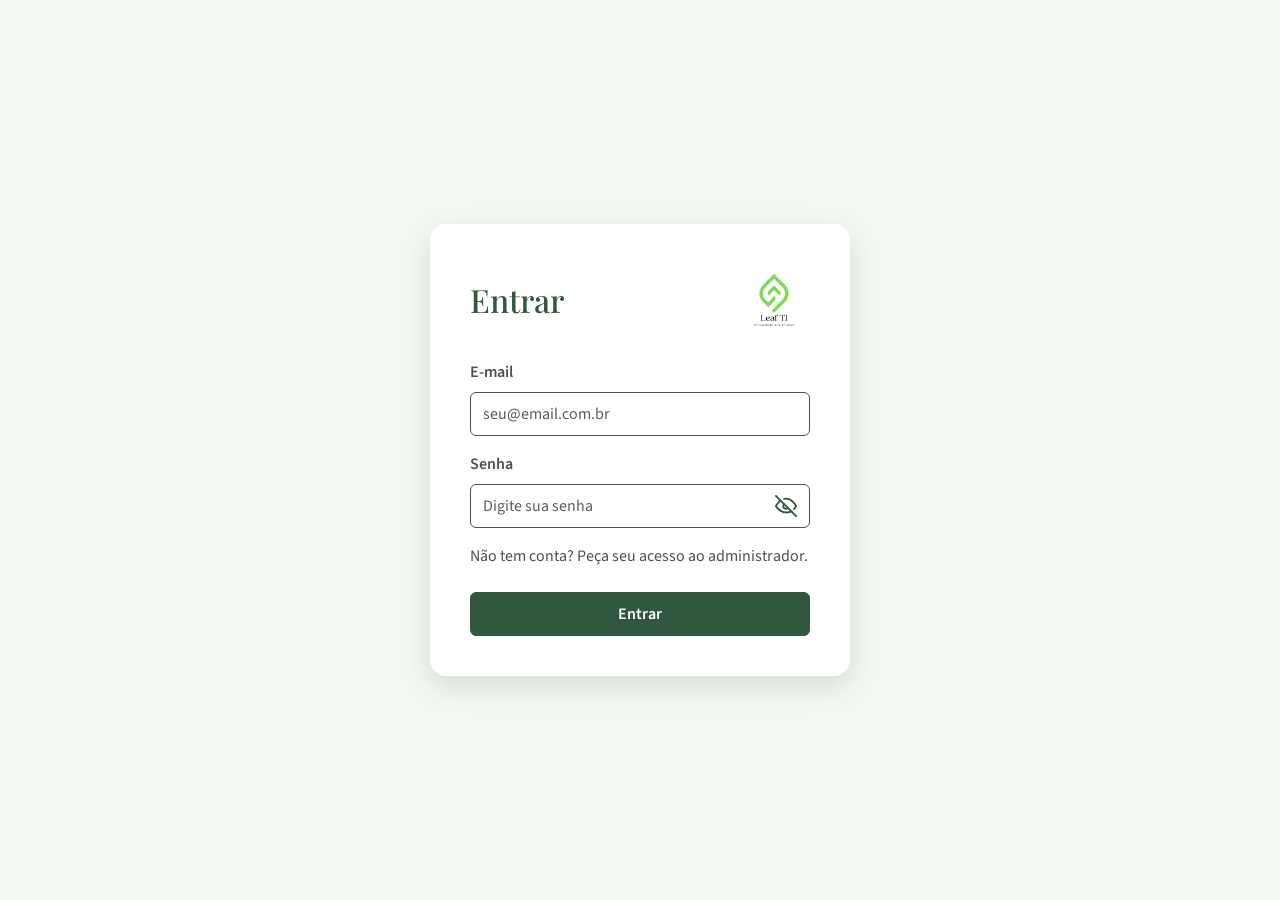
<file: frontend/app/vendas/index.html>
<!DOCTYPE html>
<!-- UC21 Consultar histórico geral de vendas (RF15; RN15; DP-46, DP-47, DP-48, DP-49, DP-51), UC14 Registrar e confirmar venda (RF03, RF13, RF14; RN03, RN13, RN14),
     UC15 Atualizar disponibilidade do estoque (automático na confirmação; RN14) e UC16 Emitir nota fiscal simulada (RF19; RN19).
     Perfis Administrador e Funcionário (menu `vendas`); a emissão da nota aparece só para o Administrador (a API também bloqueia).
     UC21: lista com filtros de período, Cliente Empresa e situação (FA1 sem filtros) -> detalhe.
     UC14: pedido Pendente -> conferir -> informar data e forma de pagamento -> confirmar. FA1 ajustar forma de pagamento / trocar itens;
           FA2 cancelar. FE1 item indisponível, cliente inativo ou dados incompletos: mensagem do que corrigir.
     UC15: a API marca os equipamentos como Vendido na mesma transação; falha (FALHA_ESTOQUE) mantém o pedido Pendente.
     UC16: venda Confirmada -> Emitir nota simulada; FA1 já existe nota: mostra a existente; FE1/FE2: mensagens da API. -->
<html lang="pt-BR">
<head>
  <meta charset="UTF-8">
  <meta name="viewport" content="width=device-width, initial-scale=1.0">
  <title>LeafTi - Vendas</title>
  <link rel="shortcut icon" href="../../images/logosemfundo.png">
  <link href="https://cdn.jsdelivr.net/npm/bootstrap@5.3.3/dist/css/bootstrap.min.css" rel="stylesheet">
  <link rel="stylesheet" href="../../css/identidade.css">
  <link rel="stylesheet" href="../../css/app.css">
  <link rel="stylesheet" href="../../css/usuarios.css">
  <link rel="stylesheet" href="../../css/organizacoes.css">
  <link rel="stylesheet" href="../../css/equipamentos.css">
  <link rel="stylesheet" href="../../css/solicitacoes.css">
  <link rel="stylesheet" href="../../css/vendas.css">
</head>
<body class="app">
  <a class="pular-conteudo" href="#conteudo-app">Pular para o conteúdo</a>
  <header id="app-cabecalho"></header>

  <main class="container py-4" id="conteudo-app" tabindex="-1" hidden>
    <div id="area-vendas">
      <div id="mensagem" class="alert d-none" aria-live="polite"></div>

      <!-- Vista 1: histórico (UC21 passos 1-4) -->
      <section id="vista-lista" aria-labelledby="titulo-lista">
        <h1 class="h2 vista-titulo mb-2" id="titulo-lista">Histórico de vendas</h1>
        <p class="dica-campo">Todos os pedidos e vendas. Pedidos pendentes aguardam a confirmação da LEAF TI.</p>

        <section class="cartao-app mb-3" aria-labelledby="titulo-filtros">
          <h2 class="h5" id="titulo-filtros">Filtrar vendas</h2>
          <form id="form-filtros" class="row g-3 align-items-end" novalidate>
            <div class="col-12 col-md-6 col-xl-3">
              <label class="form-label" for="filtro-cliente">Cliente Empresa</label>
              <select class="form-select" id="filtro-cliente"><option value="">Todos os clientes</option></select>
            </div>
            <div class="col-12 col-md-6 col-xl-2">
              <label class="form-label" for="filtro-situacao">Situação</label>
              <select class="form-select" id="filtro-situacao"><option value="">Todas</option></select>
            </div>
            <div class="col-12 col-md-6 col-xl-2">
              <label class="form-label" for="filtro-de">Data a partir de</label>
              <input type="date" class="form-control" id="filtro-de" aria-describedby="filtro-de-erro">
              <div id="filtro-de-erro" class="invalid-feedback"></div>
            </div>
            <div class="col-12 col-md-6 col-xl-2">
              <label class="form-label" for="filtro-ate">Data até</label>
              <input type="date" class="form-control" id="filtro-ate" aria-describedby="filtro-ate-erro">
              <div id="filtro-ate-erro" class="invalid-feedback"></div>
            </div>
            <div class="col-12 col-xl-3 d-flex gap-2">
              <button type="submit" class="btn btn-success fw-semibold flex-fill">Filtrar</button>
              <button type="button" class="btn btn-outline-leaf fw-semibold flex-fill" id="btn-limpar">Limpar</button>
            </div>
          </form>
        </section>

        <section class="cartao-app" aria-labelledby="titulo-tabela">
          <h2 class="h5" id="titulo-tabela">Vendas e pedidos</h2>
          <p id="estado-lista" class="mb-2" role="status">Carregando...</p>
          <div id="vazio-lista" class="estado-vazio" hidden></div>
          <div class="table-responsive">
            <table class="table table-hover tabela-usuarios tabela-equip tabela-vendas mb-3" id="tabela" hidden>
              <caption class="visually-hidden">Histórico geral de vendas</caption>
              <thead><tr id="cab-tabela"></tr></thead>
              <tbody id="corpo-tabela"></tbody>
            </table>
          </div>
          <nav class="d-flex flex-wrap align-items-center gap-2" aria-label="Paginação da lista" id="paginacao" hidden>
            <button type="button" class="btn btn-outline-leaf fw-semibold" id="btn-anterior">Anterior</button>
            <span id="texto-pagina" aria-live="polite"></span>
            <button type="button" class="btn btn-outline-leaf fw-semibold" id="btn-proxima">Próxima</button>
          </nav>
        </section>
      </section>

      <!-- Vista 2: detalhe e ações (UC21 passo 5; UC14; UC16) -->
      <section id="vista-detalhe" aria-labelledby="titulo-detalhe" hidden>
        <div class="d-flex flex-wrap justify-content-between align-items-center gap-2 mb-3">
          <h1 class="h2 m-0 vista-titulo" id="titulo-detalhe">Detalhes da venda</h1>
          <button type="button" class="btn btn-outline-leaf fw-semibold" id="btn-voltar">Voltar para o histórico</button>
        </div>
        <div class="cartao-app">
          <div id="msg-detalhe" class="alert d-none" aria-live="polite"></div>
          <div id="corpo-detalhe"></div>
          <div class="barra-acoes" id="acoes-detalhe"></div>

          <!-- Confirmar venda (UC14 passos 3-6) -->
          <form id="painel-confirmar" class="painel-acao" hidden novalidate>
            <h3>Confirmar venda</h3>
            <p class="dica-campo">Ao confirmar, a venda é registrada e os equipamentos passam a Vendido, indisponíveis para novas vendas. * campo obrigatório</p>
            <div class="row g-3">
              <div class="col-12 col-md-6">
                <label class="form-label" for="c-data">Data da venda <span aria-hidden="true">*</span></label>
                <input type="date" class="form-control" id="c-data" aria-describedby="c-data-dica c-data-erro" required>
                <div id="c-data-dica" class="dica-campo">Não pode ser futura nem anterior à data do pedido.</div>
                <div id="c-data-erro" class="invalid-feedback"></div>
              </div>
              <div class="col-12 col-md-6">
                <label class="form-label" for="c-forma">Forma de pagamento <span aria-hidden="true">*</span></label>
                <select class="form-select" id="c-forma" aria-describedby="c-forma-erro" required></select>
                <div id="c-forma-erro" class="invalid-feedback"></div>
              </div>
            </div>
            <div class="d-flex flex-wrap gap-2 mt-3">
              <button type="submit" class="btn btn-success fw-semibold" id="btn-confirmar-venda">Confirmar venda</button>
              <button type="button" class="btn btn-outline-leaf fw-semibold" data-fechar="painel-confirmar">Fechar</button>
            </div>
          </form>

          <!-- Ajustar forma de pagamento (UC14 FA1) -->
          <form id="painel-pagamento" class="painel-acao" hidden novalidate>
            <h3>Ajustar forma de pagamento</h3>
            <div class="row g-3">
              <div class="col-12 col-md-6">
                <label class="form-label" for="p-forma">Forma de pagamento <span aria-hidden="true">*</span></label>
                <select class="form-select" id="p-forma" aria-describedby="p-forma-erro" required></select>
                <div id="p-forma-erro" class="invalid-feedback"></div>
              </div>
            </div>
            <div class="d-flex flex-wrap gap-2 mt-3">
              <button type="submit" class="btn btn-success fw-semibold" id="btn-salvar-pagamento">Salvar</button>
              <button type="button" class="btn btn-outline-leaf fw-semibold" data-fechar="painel-pagamento">Fechar</button>
            </div>
          </form>

          <!-- Trocar itens (UC14 FA1) -->
          <div id="painel-editor" class="painel-acao" hidden></div>

          <!-- Cancelar pedido (UC14 FA2) -->
          <div id="painel-cancelar" class="painel-acao" hidden>
            <h3>Cancelar este pedido?</h3>
            <p class="mb-2">O pedido será cancelado, sem gerar venda confirmada nem nota fiscal, e os equipamentos serão liberados. Esta ação não pode ser desfeita.</p>
            <div class="d-flex flex-wrap gap-2">
              <button type="button" class="btn btn-success fw-semibold" id="btn-confirmar-cancelar">Sim, cancelar pedido</button>
              <button type="button" class="btn btn-outline-leaf fw-semibold" data-fechar="painel-cancelar">Não, manter pedido</button>
            </div>
          </div>

          <!-- Emitir nota simulada (UC16 passos 2-4; somente Administrador) -->
          <div id="painel-nota" class="painel-acao" hidden>
            <h3>Emitir nota fiscal simulada?</h3>
            <p class="mb-2">Confira acima os dados do cliente, dos equipamentos e dos valores. A nota recebe número único e a data de hoje, é marcada como SIMULADA e não tem valor fiscal.</p>
            <div class="d-flex flex-wrap gap-2">
              <button type="button" class="btn btn-success fw-semibold" id="btn-confirmar-nota">Confirmar emissão</button>
              <button type="button" class="btn btn-outline-leaf fw-semibold" data-fechar="painel-nota">Fechar</button>
            </div>
          </div>
        </div>
      </section>
    </div>
  </main>

  <footer>
    <div class="container">LEAF TI &middot; Informação Sustentável</div>
  </footer>

  <script src="https://cdn.jsdelivr.net/npm/bootstrap@5.3.3/dist/js/bootstrap.bundle.min.js"></script>
  <script src="../../js/api.js"></script>
  <script src="../../js/layout.js"></script>
  <script src="../../js/usuarios-comum.js"></script>
  <script src="../../js/equipamentos-comum.js"></script>
  <script src="../../js/solicitacoes-comum.js"></script>
  <script src="../../js/vendas-comum.js"></script>
  <script src="../../js/vendas.js"></script>
</body>
</html>
</file>
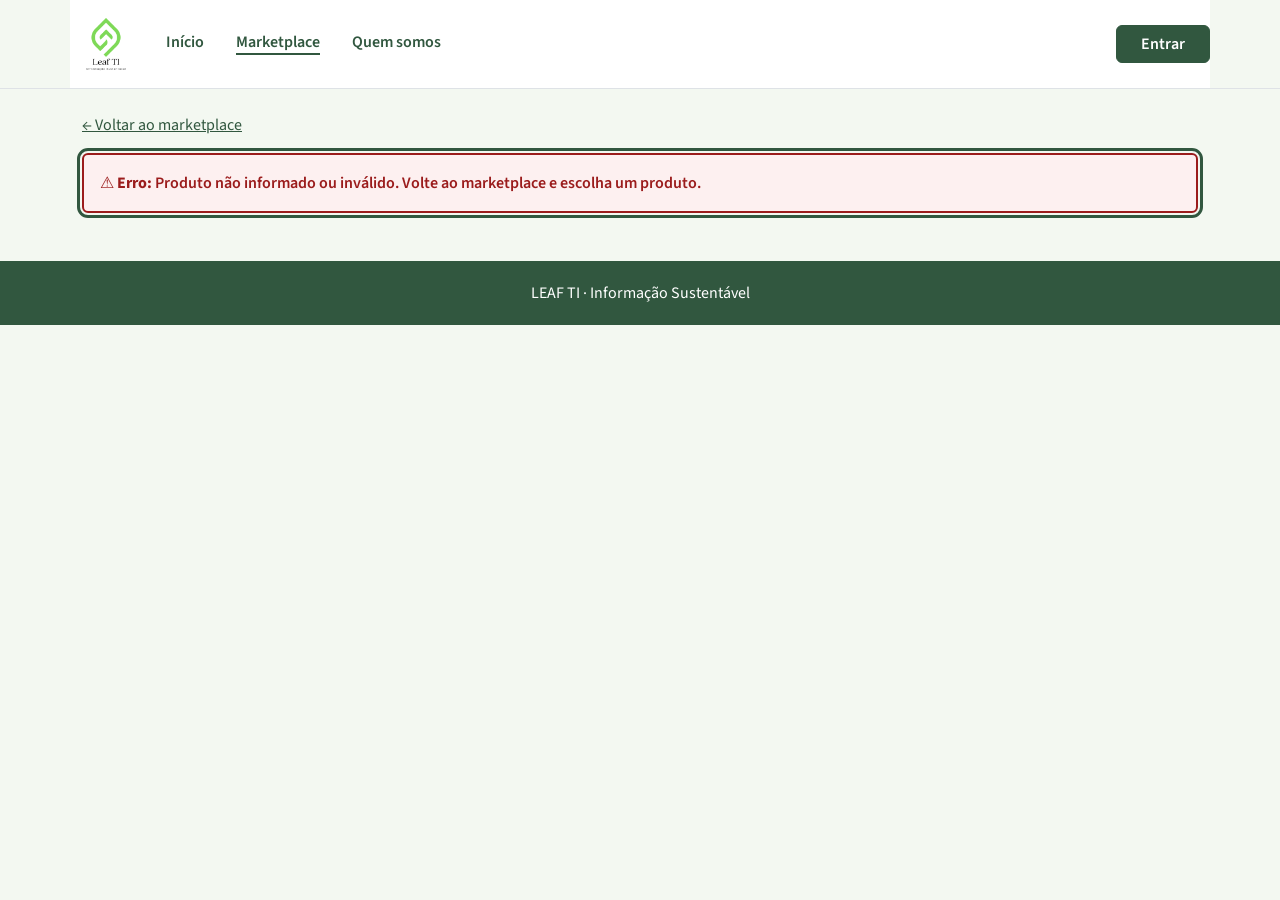
<file: frontend/compra.html>
<!DOCTYPE html>
<!-- Detalhe do produto do marketplace (substitui a antiga compra simulada). UC12 passos 3-4 (detalhe), UC13 (Cliente Empresa compra),
     Solicitar doação (Cliente ONG), UC09 (Empresa Doadora: Anunciar). RN12, RN13, RN04; RNF01, RNF06; DP-68 a DP-78.
     Lê GET /marketplace/produtos/{id}. Sem Quantidade e sem Ofertante. Visitante vai ao login e volta a este produto.
     FE: produto inexistente, reservado ou indisponível -> mensagem clara. Desktop: 992, 1280 e 1920 px (DP-76). -->
<html lang="pt-BR">
<head>
  <meta charset="UTF-8">
  <meta name="viewport" content="width=device-width, initial-scale=1.0">
  <title>LeafTi - Detalhe do produto</title>
  <link rel="shortcut icon" href="images/logosemfundo.png">
  <link href="https://cdn.jsdelivr.net/npm/bootstrap@5.3.3/dist/css/bootstrap.min.css" rel="stylesheet">
  <link rel="stylesheet" href="https://cdnjs.cloudflare.com/ajax/libs/font-awesome/6.4.0/css/all.min.css">
  <link rel="stylesheet" href="css/identidade.css">
  <link rel="stylesheet" href="css/marketplace.css">
</head>
<body class="mkt">
  <a class="pular-conteudo" href="#conteudo-mkt">Pular para o conteúdo</a>

  <header class="sticky-top border-bottom">
    <nav class="navbar navbar-expand-lg container" aria-label="Menu principal">
      <a class="navbar-brand" href="index.html"><img src="images/logosemfundo.png" alt="Logo da LEAF TI" class="logo-cabecalho"></a>
      <ul class="navbar-nav me-auto flex-row gap-3">
        <li class="nav-item"><a class="nav-link" href="index.html">Início</a></li>
        <li class="nav-item"><a class="nav-link active" href="hardware.html" aria-current="page">Marketplace</a></li>
        <li class="nav-item"><a class="nav-link" href="quemsomos.html">Quem somos</a></li>
      </ul>
      <div id="area-usuario"><!-- Entrar / nome / Sair: js/publico.js --></div>
    </nav>
  </header>

  <main class="container my-4" id="conteudo-mkt" tabindex="-1">
    <p><a href="hardware.html" id="link-voltar">&larr; Voltar ao marketplace</a></p>
    <div id="mensagem" class="alert d-none" aria-live="polite"></div>
    <p id="estado" role="status">Carregando...</p>

    <article class="cartao-mkt detalhe-mkt" id="produto" aria-labelledby="titulo-produto" hidden>
      <div class="row g-4 align-items-center">
        <div class="col-lg-4 text-center" id="d-imagem"><span aria-hidden="true"><i class="fas fa-microchip icone-grande"></i></span></div>
        <div class="col-lg-8">
          <h1 class="h2" id="titulo-produto" tabindex="-1"></h1>
          <dl>
            <dt>Categoria</dt><dd id="d-categoria"></dd>
            <dt>Condição</dt><dd id="d-condicao"></dd>
            <dt>Valor</dt><dd id="d-valor"></dd>
          </dl>
        </div>
      </div>

      <!-- Área de ação: muda conforme o perfil (js/produto.js). A segurança real é do back-end. -->
      <section class="bloco-acao" id="bloco-acao" aria-labelledby="titulo-acao">
        <h2 class="h5" id="titulo-acao">O que você pode fazer</h2>
        <div id="msg-acao" class="alert d-none" aria-live="polite"></div>
        <div id="conteudo-acao"></div>
      </section>
    </article>
  </main>

  <footer class="mkt-rodape"><div class="container">LEAF TI &middot; Informação Sustentável</div></footer>

  <script src="https://cdn.jsdelivr.net/npm/bootstrap@5.3.3/dist/js/bootstrap.bundle.min.js"></script>
  <script src="js/api.js"></script>
  <script src="js/publico.js"></script>
  <script src="js/produto.js"></script>
</body>
</html>
</file>
<file: frontend/css/app.css>
/* Layout base das telas logadas (frontend/app/). Usa variáveis de identidade.css. */
body.app { background: var(--leaf-green-tint); min-height: 100vh; display: flex; flex-direction: column; }
.app main { flex: 1; }
.app .navbar-brand { font-family: var(--font-titulo); color: var(--leaf-white); font-size: 1.25rem; min-height: 44px; display: flex; align-items: center; }
.app .navbar .nav-link { color: var(--leaf-white); padding: .75rem .5rem; min-height: 44px; }
.app .navbar a, .app .navbar-brand { text-decoration: none; }
.app .navbar .nav-link:hover, .app .navbar .nav-link.active { color: var(--leaf-white); font-weight: 700; text-decoration: underline; text-underline-offset: 6px; text-decoration-thickness: 2px; }
.app .navbar .item-em-breve { color: var(--leaf-green-tint-2); cursor: default; }
.app .usuario-info { color: var(--leaf-white); line-height: 1.2; font-size: 1rem; }
.app .navbar-toggler { min-width: 44px; min-height: 44px; }
.app .navbar .badge { font-size: 1rem; }
.app .navbar .dropdown-menu { background: var(--leaf-green-dark); border-color: var(--leaf-green); }
.app .navbar .dropdown-item { color: var(--leaf-white); min-height: 44px; display: flex; align-items: center; white-space: normal; }
.app .navbar .dropdown-item:hover, .app .navbar .dropdown-item:focus, .app .navbar .dropdown-item.active { background: var(--leaf-green-dark-hover); color: var(--leaf-white); font-weight: 700; text-decoration: underline; text-underline-offset: 4px; }
.app .navbar .dropdown-item.item-em-breve { color: var(--leaf-green-tint-2); }
/* Sem rolagem horizontal em nenhuma largura */
.app header, .app .navbar { max-width: 100%; }
/* Foco visível (especificidade acima do Bootstrap) */
.app .navbar .nav-link:focus-visible, .app .navbar .dropdown-item:focus-visible,
.app .navbar .navbar-toggler:focus-visible, .app .navbar .navbar-brand:focus-visible,
.app .navbar .btn-sair:focus-visible { outline: 3px solid #fff; outline-offset: 2px; box-shadow: none; }
.app .navbar .btn-sair { background: var(--leaf-white); color: var(--leaf-green-dark); border-color: var(--leaf-white); }
.app .navbar .btn-sair:hover { background: var(--leaf-green-tint-2); color: var(--leaf-green-dark); }
.app .navbar .badge-acento { color: var(--leaf-green-dark); }
.app .navbar .bloco-usuario, .app .navbar .usuario-info { min-width: 0; }
@media (min-width: 1200px) {
  .app .navbar .usuario-info { max-width: 11rem; }
  .app .navbar .navbar-collapse { min-width: 0; }
  .app .navbar .btn-sair { flex-shrink: 0; }
}
@media (min-width: 1200px) { .app .navbar .nav-link { white-space: nowrap; padding: .75rem .6rem; } }
.app .btn { min-height: 44px; }

.cartao-app {
  background: var(--leaf-white);
  border-radius: 12px;
  box-shadow: 0 4px 16px rgba(0, 0, 0, .08);
  padding: 1.25rem;
}
@media (min-width: 768px) { .cartao-app { padding: 2rem; } }

.app footer { background: var(--leaf-green-dark); color: var(--leaf-white); padding: 1rem 0; font-size: 1rem; }
</file>
<file: frontend/css/usuarios.css>
/* Telas do Módulo 1 (usuários): app/usuarios/. UC02, UC03; RNF01, RNF06. Usa variáveis de identidade.css. */
.app .form-control, .app .form-select { min-height: 44px; font-size: 1rem; }
.app .form-label { font-weight: 600; color: var(--leaf-green-dark); }
.app .btn { font-size: 1rem; }
.app .btn-outline-leaf {
  --bs-btn-color: var(--leaf-green-dark); --bs-btn-border-color: var(--leaf-green-dark);
  --bs-btn-hover-bg: var(--leaf-green-dark); --bs-btn-hover-color: var(--leaf-white);
  --bs-btn-hover-border-color: var(--leaf-green-dark);
  --bs-btn-active-bg: var(--leaf-green-dark-hover); --bs-btn-active-color: var(--leaf-white);
  --bs-btn-disabled-color: var(--leaf-gray); --bs-btn-disabled-border-color: var(--leaf-gray);
}
/* Excluir: não usa vermelho (reservado a mensagens de erro); verde escuro sólido + ícone e texto */
.app .btn-excluir { background: var(--leaf-white); color: var(--leaf-green-dark); border: 2px solid var(--leaf-green-dark); font-weight: 600; }
.app .btn-excluir:hover { background: var(--leaf-green-dark); color: var(--leaf-white); }

/* Sucesso (verde escuro sobre verde claro; ícone + texto, RNF06) */
.alert-success {
  --bs-alert-color: var(--leaf-green-dark); --bs-alert-bg: var(--leaf-green-tint-2);
  --bs-alert-border-color: var(--leaf-green-dark); border-width: 2px;
}
.alert-success::before { content: "\2714\FE0E\0000A0Pronto: "; font-weight: 700; }
.alert:focus { outline: 3px solid var(--leaf-green-dark); outline-offset: 2px; }
/* Alvo de toque mínimo 44x44 (RNF01) */
.app .btn-close { width: 44px; height: 44px; padding: 0; background-size: 1rem; box-sizing: border-box; opacity: 1; }
.app .badge-voce { display: inline-block; font-size: 1rem; font-weight: 600; line-height: 1.4; padding: .1rem .5rem; color: var(--leaf-green-dark); background: var(--leaf-green-tint-2); border: 1px solid var(--leaf-green-dark); border-radius: 6px; }

/* Tabela: cartões abaixo de 992 px (sem rolagem horizontal), tabela a partir daí */
.tabela-usuarios { width: 100%; }
.tabela-usuarios thead th { background: var(--leaf-green-dark); color: var(--leaf-white); white-space: nowrap; }
.tabela-usuarios td, .tabela-usuarios th { vertical-align: middle; overflow-wrap: break-word; word-break: normal; }
@media (max-width: 991.98px) {
  .tabela-usuarios thead { position: absolute; left: -9999px; }
  .tabela-usuarios, .tabela-usuarios tbody, .tabela-usuarios tr, .tabela-usuarios td { display: block; width: 100%; }
  .tabela-usuarios tr { background: var(--leaf-white); border: 1px solid var(--leaf-green-tint-2); border-radius: 10px; margin-bottom: .75rem; padding: .5rem .75rem; }
  .tabela-usuarios td { border: 0; padding: .25rem 0; }
  .tabela-usuarios td[data-rotulo]::before { content: attr(data-rotulo) ": "; font-weight: 600; color: var(--leaf-green-dark); }
  .tabela-usuarios td.acoes { display: flex; flex-wrap: wrap; gap: .5rem; padding-top: .5rem; }
  .tabela-usuarios td.acoes .btn { flex: 1 1 8rem; }
}
.tabela-usuarios td.acoes { white-space: nowrap; }
@media (min-width: 992px) { .tabela-usuarios td.acoes .btn + .btn { margin-left: .5rem; } }

.lista-funcionalidades { columns: 1; }
@media (min-width: 576px) { .lista-funcionalidades { columns: 2; } }
.dica-campo { color: var(--leaf-gray); }
.modal-title { font-family: var(--font-titulo); color: var(--leaf-green-dark); }
.modal-dialog-scrollable .modal-body { overflow-x: hidden; }
</file>
<file: frontend/css/organizacoes.css>
/* Telas do Módulo 2 (organizações e parceiros): app/organizacoes/, app/parceiros/. UC01, UC06; RNF01, RNF06.
   Complementa css/usuarios.css (tabela-usuarios vira cartões no celular, botões, modais). */
.selo-situacao { display: inline-block; font-weight: 600; line-height: 1.4; padding: .1rem .5rem; border-radius: 6px; border: 1px solid var(--leaf-green-dark); }
.selo-ativa { color: var(--leaf-green-dark); background: var(--leaf-green-tint-2); }
.selo-inativa { color: var(--leaf-gray); background: var(--leaf-white); border-style: dashed; }
/* Desativar/Reativar: sem vermelho (reservado a erros); contorno verde escuro + texto */
.app .btn-acao-situacao { background: var(--leaf-white); color: var(--leaf-green-dark); border: 2px solid var(--leaf-green-dark); font-weight: 600; }
.app .btn-acao-situacao:hover { background: var(--leaf-green-dark); color: var(--leaf-white); }
.app .btn:focus-visible, .app .form-control:focus, .app .form-select:focus { outline: 3px solid var(--leaf-green-dark); outline-offset: 2px; box-shadow: none; }
.app .btn { min-height: 44px; }
.dados-leitura { background: var(--leaf-green-tint); border: 1px solid var(--leaf-green-tint-2); border-radius: 8px; padding: .75rem 1rem; }
.dados-leitura dl { margin: 0; display: grid; grid-template-columns: 1fr; gap: .25rem 1rem; }
.dados-leitura dt { font-weight: 600; color: var(--leaf-green-dark); }
.dados-leitura dd { margin: 0 0 .25rem; overflow-wrap: break-word; word-break: normal; }
@media (min-width: 576px) { .dados-leitura dl { grid-template-columns: max-content 1fr; } .dados-leitura dd { margin: 0; } }
.tabela-usuarios .sub { display: block; color: var(--leaf-gray); }
@media (max-width: 991.98px) { .tabela-usuarios td .sub { display: inline; } .tabela-usuarios td .sub::before { content: " \00B7 "; } }
/* Dados curtos nunca quebram no meio (RNF01) */
.tabela-usuarios td[data-rotulo="CNPJ"], .tabela-usuarios td[data-rotulo="Telefone"], .selo-situacao, .badge-voce, .tabela-usuarios .nw { white-space: nowrap; }
/* Desativados e select:disabled: regras globais em identidade.css */
</file>
<file: frontend/css/equipamentos.css>
/* Telas do Módulo 3 (categorias e equipamentos): app/categorias/, app/equipamentos/. UC05, UC07, UC08; RNF01, RNF06.
   Complementa css/usuarios.css e css/organizacoes.css (tabela-usuarios vira cartões abaixo de 992 px, selos, dados-leitura). */
/* Selos de situação do equipamento: texto + ícone + forma (nunca só cor) */
.selo-sit-proc { color: var(--leaf-green-dark); background: var(--leaf-white); }
.selo-sit-ok { color: var(--leaf-green-dark); background: var(--leaf-green-tint-2); }
.selo-sit-final { color: var(--leaf-white); background: var(--leaf-green-dark); }
.selo-protegida { color: var(--leaf-green-dark); background: var(--leaf-yellow-tint); border-color: var(--leaf-green-dark); }
.selo-sit-final, .selo-protegida { white-space: nowrap; }

/* Grupo de ações da linha: quebra em linhas, sem estourar a largura */
.tabela-usuarios td.acoes .grupo-acoes { display: flex; flex-wrap: wrap; gap: .5rem; }
.tabela-usuarios td.acoes .grupo-acoes .btn + .btn { margin-left: 0; }
.tabela-equip td.acoes { white-space: normal; }
@media (max-width: 991.98px) {
  .tabela-usuarios td.acoes .grupo-acoes { width: 100%; }
  .tabela-usuarios td.acoes .grupo-acoes .btn { flex: 1 1 8rem; }
}
.tabela-equip td[data-rotulo="Valor"], .tabela-equip td[data-rotulo="Recebimento"], .tabela-equip td[data-rotulo="Equipamentos"] { white-space: nowrap; }
.tabela-equip .doacao-linha { display: block; }
.texto-sem-acao { color: var(--leaf-gray); }

/* Lista de ONGs e bloco de doação no modal de situação */
.bloco-doacao { border: 1px solid var(--leaf-green-tint-2); border-radius: 8px; background: var(--leaf-green-tint); padding: .75rem 1rem; }
.lista-motivos { margin: 0; padding-left: 1.25rem; }

/* Entre 992 e 1199 px as sete colunas competem por largura: os selos podem quebrar linha (o contêiner .table-responsive é só a rede de segurança) */
@media (min-width: 992px) { .tabela-equip .selo-situacao { white-space: normal; } }

/* Resumo "Por que algumas situações não aparecem?": alvo de toque >= 44 px e foco visível */
#sit-motivos summary { display: flex; align-items: center; min-height: 44px; cursor: pointer; }
#sit-motivos summary:focus-visible { outline: 3px solid var(--leaf-green-dark); outline-offset: 2px; }
/* Entre 992 e 1199 px os cabeçalhos podem quebrar linha para reduzir a rolagem horizontal */
@media (min-width: 992px) and (max-width: 1199.98px) { .tabela-equip th { white-space: normal; } }

/* UC07 (DP-84): pré-visualização e miniatura da imagem do equipamento (dimensões fixas, sem deformar) */
.previa-imagem { width: 160px; height: 120px; display: flex; align-items: center; justify-content: center; overflow: hidden;
  border: 1px solid var(--leaf-green-tint-2); border-radius: 8px; background: var(--leaf-green-tint); }
.previa-imagem img { width: 100%; height: 100%; object-fit: cover; }
.previa-vazia { color: var(--leaf-gray); font-size: 1rem; }
.miniatura-eq { width: 56px; height: 56px; object-fit: cover; border-radius: 6px; border: 1px solid var(--leaf-green-tint-2); display: block; }
/* DP-105: "Sem imagem" nunca quebra; no cartão, rótulo "Imagem:" e valor na mesma linha, miniatura de 56 px alinhada */
.tabela-equip td[data-rotulo="Imagem"] { white-space: nowrap; }
.tabela-equip .texto-sem-acao { white-space: nowrap; }
.tabela-equip .miniatura-eq { flex: 0 0 56px; }
@media (max-width: 991.98px) {
  .tabela-equip td[data-rotulo="Imagem"] { display: flex; align-items: center; gap: .35rem; }
}
</file>
<file: frontend/css/solicitacoes.css>
/* Telas do Módulo 4 (solicitações, avaliação e doações): app/solicitacoes/, app/avaliacao/, app/doacoes/.
   UC09, UC10, UC11, UC19, UC20; RF05, RF12, RF21; RN05, RN12, RN21; RNF01, RNF06.
   Complementa usuarios.css, organizacoes.css e equipamentos.css (tabela-usuarios vira cartões abaixo de 992 px). */

/* Selos da solicitação: texto + ícone + forma (nunca só cor) */
.selo-sol-aguardando { color: var(--leaf-green-dark); background: var(--leaf-yellow-tint); border-style: dashed; }
.selo-sol-andamento { color: var(--leaf-green-dark); background: var(--leaf-white); }
.selo-sol-avaliada { color: var(--leaf-white); background: var(--leaf-green-dark); }
.selo-dest-pendente { color: var(--leaf-green-dark); background: var(--leaf-yellow-tint); border-style: dashed; }
.selo-dest-ok { color: var(--leaf-green-dark); background: var(--leaf-green-tint-2); }
.selo-sol-aguardando, .selo-sol-andamento, .selo-sol-avaliada, .selo-dest-pendente, .selo-dest-ok { white-space: nowrap; }

/* Faixas de aviso informativas (não são erro): borda tracejada + ícone + texto */
.aviso-info, .aviso-pendencias, .aviso-ok { border-radius: 8px; padding: .75rem 1rem; color: var(--leaf-green-dark); }
.aviso-info { background: var(--leaf-yellow-tint); border: 2px dashed var(--leaf-green-dark); }
.aviso-pendencias { background: var(--leaf-yellow-tint); border: 2px solid var(--leaf-yellow); }
.aviso-ok { background: var(--leaf-green-tint); border: 2px solid var(--leaf-green-dark); }
.aviso-pendencias ul { margin: .25rem 0 0; padding-left: 1.25rem; }

/* Estado vazio */
.estado-vazio { text-align: center; padding: 1.5rem 1rem; }
.estado-vazio .titulo-vazio { font-family: var(--font-titulo); color: var(--leaf-green-dark); font-size: 1.25rem; font-weight: 700; }

/* Linhas de item do formulário de nova solicitação (UC09 passos 2-3) */
.linha-item { border: 1px solid var(--leaf-green-tint-2); border-radius: 10px; background: var(--leaf-green-tint); padding: .75rem 1rem 1rem; margin-bottom: .75rem; min-width: 0; }
.linha-item legend { float: none; width: auto; font-size: 1.125rem; font-weight: 600; color: var(--leaf-green-dark); padding: 0 .25rem; margin-bottom: .25rem; }

/* Cartão de item no detalhe */
.cartao-item { border: 1px solid var(--leaf-green-tint-2); border-radius: 10px; padding: .75rem 1rem; margin-bottom: 1rem; background: var(--leaf-white); min-width: 0; }
.cartao-item .meta-item { display: flex; flex-wrap: wrap; gap: .25rem 1rem; margin-bottom: .5rem; }
.tabela-sol td[data-rotulo="Valor"] { white-space: nowrap; }
.tabela-sol .sub { display: block; }

/* Dados em lista de definição (detalhe da doação e cabeçalho da solicitação) */
.dados-sol { display: grid; grid-template-columns: 1fr; gap: .25rem 1.5rem; margin: 0; }
.dados-sol dt { font-weight: 600; color: var(--leaf-green-dark); }
.dados-sol dd { margin: 0 0 .5rem; overflow-wrap: anywhere; }
@media (min-width: 768px) {
  .dados-sol { grid-template-columns: max-content 1fr; }
  .dados-sol dd { margin: 0; }
}

/* Grupo de botões e opções de destinação: alvo de toque >= 44 px e foco visível */
.opcao-destinacao { display: flex; align-items: flex-start; gap: .5rem; min-height: 44px; padding: .5rem .75rem; border: 1px solid var(--leaf-green-tint-2); border-radius: 8px; margin-bottom: .5rem; }
.opcao-destinacao input { width: 1.5rem; height: 1.5rem; margin-top: .1rem; flex-shrink: 0; accent-color: var(--leaf-green-dark); }
.opcao-destinacao label { flex: 1; cursor: pointer; }
.opcao-destinacao.desabilitada label { color: var(--leaf-gray); cursor: not-allowed; }
.opcao-destinacao input:focus-visible { outline: 3px solid var(--leaf-green-dark); outline-offset: 2px; }
.app a.btn:focus-visible, .app .btn:focus-visible, .app .form-control:focus-visible, .app .form-select:focus-visible { outline: 3px solid var(--leaf-green-dark); outline-offset: 2px; }
.app a.btn { display: inline-flex; align-items: center; justify-content: center; }
.vista-titulo:focus { outline: none; }
.vista-titulo:focus-visible { outline: 3px solid var(--leaf-green-dark); outline-offset: 4px; }
</file>
<file: frontend/css/vendas.css>
/* Telas do Módulo 5 (loja e vendas): app/catalogo/, app/compras/, app/vendas/, app/notas-fiscais/.
   UC12 a UC18, UC21; RNF01, RNF06. Complementa usuarios.css, organizacoes.css, equipamentos.css e solicitacoes.css. */

/* Catálogo em cartões: 1 coluna (360 px), 2 (768 px), 3 (1200 px) */
.grade-catalogo { display: grid; grid-template-columns: 1fr; gap: 1rem; list-style: none; padding: 0; margin: 0 0 1rem; }
@media (min-width: 768px) { .grade-catalogo { grid-template-columns: repeat(2, 1fr); } }
@media (min-width: 1200px) { .grade-catalogo { grid-template-columns: repeat(3, 1fr); } }
.cartao-equip { display: flex; flex-direction: column; gap: .25rem; height: 100%; border: 1px solid var(--leaf-green-tint-2); border-radius: 10px; background: var(--leaf-white); padding: 1rem; min-width: 0; }
.cartao-equip.selecionado { border: 2px solid var(--leaf-green-dark); background: var(--leaf-green-tint); }
.cartao-equip h3 { font-size: 1.25rem; margin: 0; overflow-wrap: anywhere; }
.cartao-equip .valor { font-size: 1.25rem; font-weight: 600; color: var(--leaf-green-dark); }
.cartao-equip .grupo-acoes { display: flex; flex-wrap: wrap; gap: .5rem; margin-top: auto; padding-top: .5rem; }
.cartao-equip .grupo-acoes .btn { flex: 1 1 8rem; }

/* Barra do pedido em montagem: fixa no rodapé da área visível, sem cobrir o conteúdo */
.barra-pedido { position: sticky; bottom: 0; z-index: 5; background: var(--leaf-green-dark); color: var(--leaf-white); border-radius: 10px 10px 0 0;
  padding: .75rem 1rem; display: flex; flex-wrap: wrap; align-items: center; justify-content: space-between; gap: .5rem 1rem; }
.barra-pedido .btn { background: var(--leaf-white); color: var(--leaf-green-dark); border-color: var(--leaf-white); font-weight: 600; }
.barra-pedido .btn:hover { background: var(--leaf-green-tint-2); }
.barra-pedido .btn:focus-visible { outline: 3px solid var(--leaf-white) !important; outline-offset: 2px; }

/* Item apontado como indisponível (UC13 FE1): borda tracejada + texto, nunca só cor */
.item-indisponivel { border: 2px dashed var(--leaf-erro) !important; background: var(--leaf-erro-tint); }
.item-indisponivel .aviso-item { color: var(--leaf-erro); font-weight: 600; }
tr.item-indisponivel td { background: var(--leaf-erro-tint); }

/* Painéis de ação do pedido (confirmar, pagamento, cancelar) */
.painel-acao { border: 1px solid var(--leaf-green-tint-2); border-radius: 10px; background: var(--leaf-green-tint); padding: 1rem; margin-top: 1rem; }
.painel-acao h3 { font-size: 1.25rem; }
.barra-acoes { display: flex; flex-wrap: wrap; gap: .5rem; margin-top: 1rem; }
.barra-acoes .btn { flex: 1 1 10rem; }
@media (min-width: 768px) { .barra-acoes .btn { flex: 0 0 auto; } }
.tabela-vendas td[data-rotulo="Valor"], .tabela-vendas td[data-rotulo="Data"], .tabela-vendas td[data-rotulo="Pedido"] { white-space: nowrap; }
</file>
<file: frontend/css/relatorios.css>
/* Relatórios (UC22 a UC24). Complementa usuarios.css (tabela-usuarios vira cartões abaixo de 992 px). Variáveis de identidade.css. */
.nav-tabs { flex-wrap: wrap; }
.nav-tabs .nav-link { color: var(--leaf-green-dark); font-weight: 600; white-space: nowrap; min-height: 44px; }
.nav-tabs .nav-link.active { color: var(--leaf-green-dark); border-bottom: 3px solid var(--leaf-green-dark); }
.nav-tabs .nav-link:focus-visible, .tab-pane:focus-visible { outline: 3px solid var(--leaf-green-dark); outline-offset: 2px; }
.totais-rel { display: grid; grid-template-columns: 1fr; gap: .75rem; margin-bottom: 1rem; }
@media (min-width: 576px) { .totais-rel { grid-template-columns: repeat(auto-fit, minmax(10rem, 1fr)); } }
.total-rel { border: 1px solid var(--leaf-green-tint-2); background: var(--leaf-green-tint); border-radius: 10px; padding: .75rem 1rem; }
.total-rel .rotulo { display: block; color: var(--leaf-green-dark); font-weight: 600; }
.total-rel .numero { font-family: var(--font-titulo); font-size: 1.5rem; font-weight: 700; color: var(--leaf-green-dark); }
.lista-itens-rel { margin: 0; padding-left: 1.1rem; }
.tabela-rel td[data-rotulo="Valor"], .tabela-rel td[data-rotulo="Data"], .tabela-rel td[data-rotulo="Quantidade"], .tabela-rel td[data-rotulo="Total"] { white-space: nowrap; }
.cartao-solicitacao { border: 1px solid var(--leaf-green-tint-2); border-radius: 10px; background: var(--leaf-white); padding: 1rem; margin-bottom: 1rem; }
.cartao-solicitacao.com-pendencia { border: 2px solid var(--leaf-yellow-dark, #8a6d00); background: var(--leaf-yellow-tint); }
.cartao-solicitacao h3 { font-size: 1.25rem; overflow-wrap: anywhere; }
.aviso-pendente { color: var(--leaf-text, #333); font-weight: 600; }
.selo-pendente { display: inline-block; font-weight: 600; padding: .1rem .5rem; border: 1px solid var(--leaf-yellow-dark, #8a6d00); border-radius: 6px; color: var(--leaf-text, #333); background: var(--leaf-white); }
.selo-dest { display: inline-block; font-weight: 600; padding: .1rem .5rem; border: 1px solid var(--leaf-green-dark); border-radius: 6px; color: var(--leaf-green-dark); background: var(--leaf-green-tint-2); }
.rel-sub { display: block; color: var(--leaf-gray); }
</file>
<file: frontend/css/marketplace.css>
/* Marketplace público e áreas de doação: hardware.html (lista), compra.html (detalhe), app/doacoes/solicitacoes.html.
   UC12, UC13, UC09 (Anunciar), Solicitar doação, UC11, UC19; DP-68 a DP-78; RNF01, RNF06.
   Somente computador (DP-61/DP-76): 992, 1280 e 1920 px. Cores e fontes só da identidade (identidade.css). */

.mkt { background: var(--leaf-green-tint); min-height: 100vh; }
.mkt .navbar { background: var(--leaf-white); }
.mkt .navbar .nav-link { color: var(--leaf-green-dark) !important; font-weight: 600; min-height: 44px; }
.mkt .navbar .nav-link.active { text-decoration: underline; text-underline-offset: 6px; text-decoration-thickness: 2px; }
.mkt .usuario-topo { color: var(--leaf-green-dark); max-width: 18rem; overflow: hidden; text-overflow: ellipsis; white-space: nowrap; }
.mkt h1 { font-family: var(--font-titulo); color: var(--leaf-green-dark); }
.mkt-rodape { background: var(--leaf-green-dark); color: var(--leaf-white); padding: 1.25rem 0; margin-top: 3rem; text-align: center; }

/* Painel de filtros */
.painel-filtros, .cartao-mkt { background: var(--leaf-white); border: 1px solid var(--leaf-green-tint-2); border-radius: 12px; padding: 1.25rem; }
.painel-filtros { position: sticky; top: 5.5rem; }

/* Grade de produtos: 2 colunas a partir de 992 px, 3 a partir de 1280 px, 4 a partir de 1920 px */
.grade-mkt { display: grid; grid-template-columns: repeat(2, minmax(0, 1fr)); gap: 1rem; list-style: none; padding: 0; margin: 0 0 1rem; }
@media (min-width: 1280px) { .grade-mkt { grid-template-columns: repeat(3, minmax(0, 1fr)); } }
@media (min-width: 1920px) { .grade-mkt { grid-template-columns: repeat(4, minmax(0, 1fr)); } }

.produto-mkt { display: flex; flex-direction: column; gap: .35rem; height: 100%; background: var(--leaf-white); border: 1px solid var(--leaf-green-tint-2);
  border-radius: 12px; padding: 1.25rem; min-width: 0; }
.produto-mkt.selecionado { border: 2px solid var(--leaf-green-dark); background: var(--leaf-green-tint); }
.produto-mkt h2 { font-size: 1.25rem; margin: 0; overflow-wrap: anywhere; }
.produto-mkt .imagem-produto, .produto-mkt .icone-produto-caixa { width: 100%; height: 160px; border-radius: 8px; }
.produto-mkt .imagem-produto { object-fit: cover; display: block; }
.produto-mkt .icone-produto-caixa { display: flex; align-items: center; justify-content: center; background: var(--leaf-green-tint); }
.detalhe-mkt .imagem-detalhe { width: 100%; max-width: 360px; height: 270px; object-fit: cover; border-radius: 12px; }
.produto-mkt .icone-produto { font-size: 2rem; color: var(--leaf-green-dark); }
.produto-mkt .preco, .detalhe-mkt .preco { font-size: 1.35rem; font-weight: 600; color: var(--leaf-green-dark); }
.sem-valor { color: var(--leaf-green-dark); font-weight: 600; border-left: 4px solid var(--leaf-yellow); padding-left: .6rem; }
.produto-mkt .grupo-acoes { display: flex; flex-wrap: wrap; gap: .5rem; margin-top: auto; padding-top: .5rem; }
.produto-mkt .grupo-acoes .btn { flex: 1 1 9rem; }

/* Barra de solicitação de doação (ONG): fixa no rodapé da área visível */
.barra-mkt { position: sticky; bottom: 0; z-index: 5; background: var(--leaf-green-dark); color: var(--leaf-white); border-radius: 12px 12px 0 0;
  padding: .75rem 1rem; display: flex; flex-wrap: wrap; align-items: center; justify-content: space-between; gap: .5rem 1rem; }
.barra-mkt .btn { background: var(--leaf-white); color: var(--leaf-green-dark); border-color: var(--leaf-white); font-weight: 600; }
.barra-mkt .btn:hover { background: var(--leaf-green-tint-2); }
.barra-mkt .btn:focus-visible { outline: 3px solid var(--leaf-white) !important; outline-offset: 2px; }

/* Detalhe do produto */
.detalhe-mkt .icone-grande { font-size: 6rem; color: var(--leaf-green-dark); }
.detalhe-mkt dl { display: grid; grid-template-columns: max-content 1fr; gap: .4rem 1.25rem; margin: 0; }
.detalhe-mkt dt { color: var(--leaf-gray); font-weight: 600; }
.detalhe-mkt dd { margin: 0; overflow-wrap: anywhere; }
.bloco-acao { background: var(--leaf-green-tint); border: 1px solid var(--leaf-green-tint-2); border-radius: 12px; padding: 1.25rem; margin-top: 1.25rem; }

/* Solicitações de doação (app/doacoes/solicitacoes.html) */
.selo-doa-pendente { color: var(--leaf-green-dark); background: var(--leaf-yellow-tint); border-style: dashed; }
.selo-doa-aprovada { color: var(--leaf-white); background: var(--leaf-green-dark); }
.selo-doa-recusada { color: var(--leaf-green-dark); background: var(--leaf-white); border-width: 2px; }
.selo-doa-cancelada { color: var(--leaf-gray); background: var(--leaf-green-tint-2); }
.selo-doa { white-space: nowrap; }
.lista-itens-doa { margin: 0 0 .5rem; padding-left: 1.1rem; }
.motivo-recusa { border-left: 4px solid var(--leaf-green-dark); background: var(--leaf-green-tint); padding: .5rem .75rem; margin: .5rem 0; }
</file>
<file: frontend/css/identidade.css>
/* Identidade visual LEAF TI - ver docs/IDENTIDADE_VISUAL.md
   Carregar DEPOIS do Bootstrap e antes dos CSS de cada página. */
@import url('https://fonts.googleapis.com/css2?family=Playfair+Display:wght@600;700&family=Source+Sans+3:wght@400;600&display=swap');

:root {
  --leaf-green: #76D356;
  --leaf-green-dark: #31573F;
  --leaf-blue: #4A90E2;
  --leaf-gray: #505050;
  --leaf-white: #FFFFFF;
  --leaf-yellow: #FFC300;

  /* DP-10: derivações da marca (tons claros do verde e hover do verde escuro) */
  --leaf-green-tint: #F3F8F1;
  --leaf-green-tint-2: #D9E6DD;
  --leaf-green-dark-hover: #24402F;
  --leaf-yellow-tint: #FFF6D6; /* fundo claro do amarelo para avisos não críticos (DP-11a) */
  --leaf-erro: #9B1C1C;        /* EXCEÇÃO aprovada (DP-06 revista): só mensagens de erro; 7,3:1 sobre #FDF0F0 */
  --leaf-erro-tint: #FDF0F0;

  --font-titulo: 'Playfair Display', Georgia, serif;
  --font-texto: 'Source Sans 3', system-ui, -apple-system, 'Segoe UI', Arial, sans-serif;

  /* Mapeia o Bootstrap para a marca */
  --bs-body-font-family: var(--font-texto);
  --bs-body-font-size: 1rem;           /* 16 px (RNF01) */
  --bs-body-color: var(--leaf-gray);
  --bs-link-color: var(--leaf-green-dark);
  --bs-link-color-rgb: 49, 87, 63;
  --bs-link-hover-color-rgb: 36, 64, 47;
  --bs-heading-color: var(--leaf-green-dark);
  --bs-link-hover-color: var(--leaf-green-dark-hover);
}

body { font-family: var(--font-texto); font-size: 1rem; color: var(--leaf-gray); }
h1, h2, h3, h4, h5, h6, .navbar-brand { font-family: var(--font-titulo); color: var(--leaf-green-dark); }

/* Botão principal: verde escuro com texto branco (contraste ~8:1) */
.btn-success, .btn-leaf {
  --bs-btn-bg: var(--leaf-green-dark);
  --bs-btn-border-color: var(--leaf-green-dark);
  --bs-btn-hover-bg: var(--leaf-green-dark-hover);
  --bs-btn-hover-border-color: var(--leaf-green-dark-hover);
  --bs-btn-active-bg: var(--leaf-green-dark-hover);
  --bs-btn-active-border-color: var(--leaf-green-dark-hover);
  --bs-btn-color: var(--leaf-white);
  /* Desabilitado ("Salvando..."): verde escuro com texto branco, opacidade alta para manter contraste >= 4,5:1 */
  --bs-btn-disabled-bg: var(--leaf-green-dark);
  --bs-btn-disabled-border-color: var(--leaf-green-dark);
  --bs-btn-disabled-color: var(--leaf-white);
  --bs-btn-disabled-opacity: .85;
}
.text-success { color: var(--leaf-green-dark) !important; }
.bg-leaf-dark { background-color: var(--leaf-green-dark); color: var(--leaf-white); }
.bg-leaf-dark .accent, .text-leaf-green { color: var(--leaf-green); }  /* verde claro só sobre fundo escuro */
.badge-acento { background: var(--leaf-yellow); color: var(--leaf-green-dark); }
/* Foco global (RNF06): verde escuro sobre fundo claro (>=3:1); vence o Bootstrap por especificidade. */
:focus-visible,
body .btn:focus-visible, body .btn-check:focus-visible + .btn,
body .btn-close:focus-visible,
body .form-control:focus, body .form-select:focus, body .form-check-input:focus,
body .btn-outline-leaf:focus-visible, body .btn-excluir:focus-visible, body .btn-success:focus-visible,
body .page-link:focus {
  outline: 3px solid var(--leaf-green-dark) !important; outline-offset: 2px; box-shadow: none !important;
}
/* Sobre fundo escuro: azul não atinge 3:1; usa branco (ou verde claro #76D356) */
.bg-leaf-dark :focus-visible, .bg-leaf-dark .btn:focus, .bg-leaf-dark .btn:focus-visible, header :focus-visible, footer :focus-visible { outline: 3px solid var(--leaf-white) !important; outline-offset: 2px; box-shadow: none !important; }
.bg-leaf-dark .btn-light:focus-visible { outline-color: var(--leaf-white) !important; }
.bg-leaf-dark .dropdown-menu :focus-visible { outline: 3px solid var(--leaf-green-dark) !important; outline-offset: -3px; }
body .btn:focus, body .btn-close:focus, .navbar-toggler:focus { box-shadow: none !important; }

/* Erros (DP-06 revista, exceção aprovada pelo usuário): vermelho escuro --leaf-erro, sempre com ícone e
   prefixo "Erro:" (a informação não depende só de cor, RNF06). Avisos não críticos (.alert-warning)
   continuam amarelos, com ícone e prefixo "Atenção:". */
.alert-danger {
  --bs-alert-color: var(--leaf-erro);
  --bs-alert-bg: var(--leaf-erro-tint);
  --bs-alert-border-color: var(--leaf-erro);
  border-width: 2px;
  font-weight: 600;
}
.alert-danger::before { content: "\26A0\FE0E\0000A0Erro: "; font-weight: 700; }
.alert-warning {
  --bs-alert-color: var(--leaf-green-dark);
  --bs-alert-bg: var(--leaf-yellow-tint);
  --bs-alert-border-color: var(--leaf-yellow);
  border-width: 2px;
}
.alert-warning::before { content: "\26A0\FE0E\0000A0Atenção: "; font-weight: 700; }
.form-control.is-invalid, .form-select.is-invalid, .was-validated .form-control:invalid {
  border: 3px solid var(--leaf-erro);
  background-image: none;
  padding-right: .75rem;
}
.form-control.is-invalid:focus, .form-select.is-invalid, .form-select.is-invalid:focus,
.was-validated .form-select:invalid, .was-validated .form-select:invalid:focus {
  border: 3px solid var(--leaf-erro); box-shadow: none; background-image: var(--bs-form-select-bg-img); padding-right: 2.25rem;
}
.invalid-feedback, .text-danger { color: var(--leaf-erro) !important; font-weight: 600; }
.invalid-feedback { font-size: 1rem; }
.is-invalid ~ .invalid-feedback { display: block; }
.invalid-feedback:not(:empty)::before, .text-danger:not(:empty)::before { content: "\2716\FE0E\0000A0"; }
/* Ícones de texto (monocromáticos, herdam currentColor): seletor de texto FE0E + font-variant-emoji impedem o emoji colorido. */
.alert-danger::before, .alert-warning::before, .alert-success::before,
.invalid-feedback:not(:empty)::before, .text-danger:not(:empty)::before {
  font-family: var(--font-texto), "Segoe UI Symbol", "DejaVu Sans", "Noto Sans Symbols 2", sans-serif;
  font-variant-emoji: text; font-size: 1rem; color: inherit;
}
/* Texto de tabela e negrito herdam a cor de corpo (não o #000 do Bootstrap) */
body, .table { --bs-table-color: var(--leaf-gray); --bs-table-hover-color: var(--leaf-gray); }
td, th, strong, b { color: inherit; }
/* Campos: borda de 1 px com contraste >= 3:1 sobre branco (RNF01); foco na cor da marca, contorno de 3 px acima */
.form-control, .form-select { border: 1px solid var(--leaf-gray); }
.form-control:focus, .form-select:focus { border-color: var(--leaf-green-dark); }
.form-check-input { border-color: var(--leaf-gray); }
.form-check-input:checked, .form-check-input:focus { border-color: var(--leaf-green-dark); }
/* Desativados (global): cinza escuro #505050 sobre #F3F8F1 (7,49:1), sem depender de opacidade; borda tracejada */
body .btn-outline-leaf:disabled, body .btn-outline-leaf.disabled,
body .btn-excluir:disabled, body .btn-excluir.disabled,
body .btn-acao-situacao:disabled, body .btn-acao-situacao.disabled {
  opacity: 1; color: var(--leaf-gray); background: var(--leaf-green-tint); border: 2px dashed var(--leaf-gray);
  cursor: not-allowed;
}
body .form-control:disabled, body .form-control[readonly], body .form-select:disabled {
  background-color: var(--leaf-green-tint); color: var(--leaf-gray); opacity: 1;
}
.text-muted { color: var(--leaf-gray) !important; }
a { text-decoration: underline; }
.btn { text-decoration: none; }

/* Link para pular ao conteúdo (teclado, RNF06) */
.pular-conteudo {
  position: absolute; left: -999px; top: 0; z-index: 2000;
  background: var(--leaf-green-dark); color: var(--leaf-white); padding: .75rem 1rem;
}
.pular-conteudo:focus { left: 0; }
/* RNF06: o azul #4A90E2 não atinge 3:1 (2,49:1). Branco sobre a barra verde escura do app;
   verde escuro quando o fundo atrás é claro (login). */
.pular-conteudo:focus, .pular-conteudo:focus-visible {
  outline: 3px solid var(--leaf-white) !important; outline-offset: 2px;
  background: var(--leaf-green-dark); color: var(--leaf-white);
}
body:not(.app) .pular-conteudo:focus, body:not(.app) .pular-conteudo:focus-visible { outline-color: var(--leaf-green-dark) !important; }

/* M-01: botão de contorno da marca disponível também nas páginas públicas (verde escuro sobre branco, contraste >= 4,5:1) */
.btn-outline-leaf {
  --bs-btn-color: var(--leaf-green-dark); --bs-btn-border-color: var(--leaf-green-dark);
  --bs-btn-hover-bg: var(--leaf-green-dark); --bs-btn-hover-color: var(--leaf-white);
  --bs-btn-hover-border-color: var(--leaf-green-dark);
  --bs-btn-active-bg: var(--leaf-green-dark-hover); --bs-btn-active-color: var(--leaf-white);
  --bs-btn-active-border-color: var(--leaf-green-dark-hover);
  --bs-btn-disabled-color: var(--leaf-gray); --bs-btn-disabled-border-color: var(--leaf-gray);
  font-size: 1rem;
}

/* Pedido 3 / DP-89: logo do cabeçalho das páginas públicas (classe única; ~1,6x o tamanho anterior, proporção mantida) */
.logo-cabecalho { height: 72px; width: auto; max-width: 100%; object-fit: contain; }
@media (max-width: 575.98px) { .logo-cabecalho { height: 56px; } }
.navbar-brand { padding-top: 0; padding-bottom: 0; }

/* Pedido 2, DP-88: botao de mostrar/ocultar senha (js/senha-olho.js). Contraste verde escuro sobre branco >= 4,5:1. */
.senha-olho { position: relative; }
.senha-olho > .form-control { padding-right: 3rem; background-image: none; }
.senha-olho:has(> .form-control.is-invalid) ~ .invalid-feedback { display: block; }
.senha-olho-botao {
  position: absolute; top: 50%; right: 0.25rem; transform: translateY(-50%);
  width: 2.5rem; height: 2.5rem; min-width: 32px; min-height: 32px;
  display: inline-flex; align-items: center; justify-content: center;
  padding: 0; border: 0; border-radius: 0.375rem;
  background: transparent; color: var(--leaf-green-dark); cursor: pointer;
}
.senha-olho-botao:hover { background: var(--leaf-green-tint-2); color: var(--leaf-green-dark-hover); }
.senha-olho-botao:focus-visible { outline: 3px solid var(--leaf-green-dark); outline-offset: 1px; }

/* UC07: o <form> envolve header/body/footer; sem isto o modal-dialog-scrollable não rola */
.modal-dialog-scrollable .modal-content > form {
  display: flex; flex-direction: column;
  max-height: 100%; min-height: 0; overflow: hidden;
}
.modal-dialog-scrollable .modal-content > form .modal-body { overflow-y: auto; overflow-x: hidden; }
@media (max-width: 575.98px) {
  .modal-dialog-scrollable { margin: .5rem; height: calc(100% - 1rem); }
}
</file>
